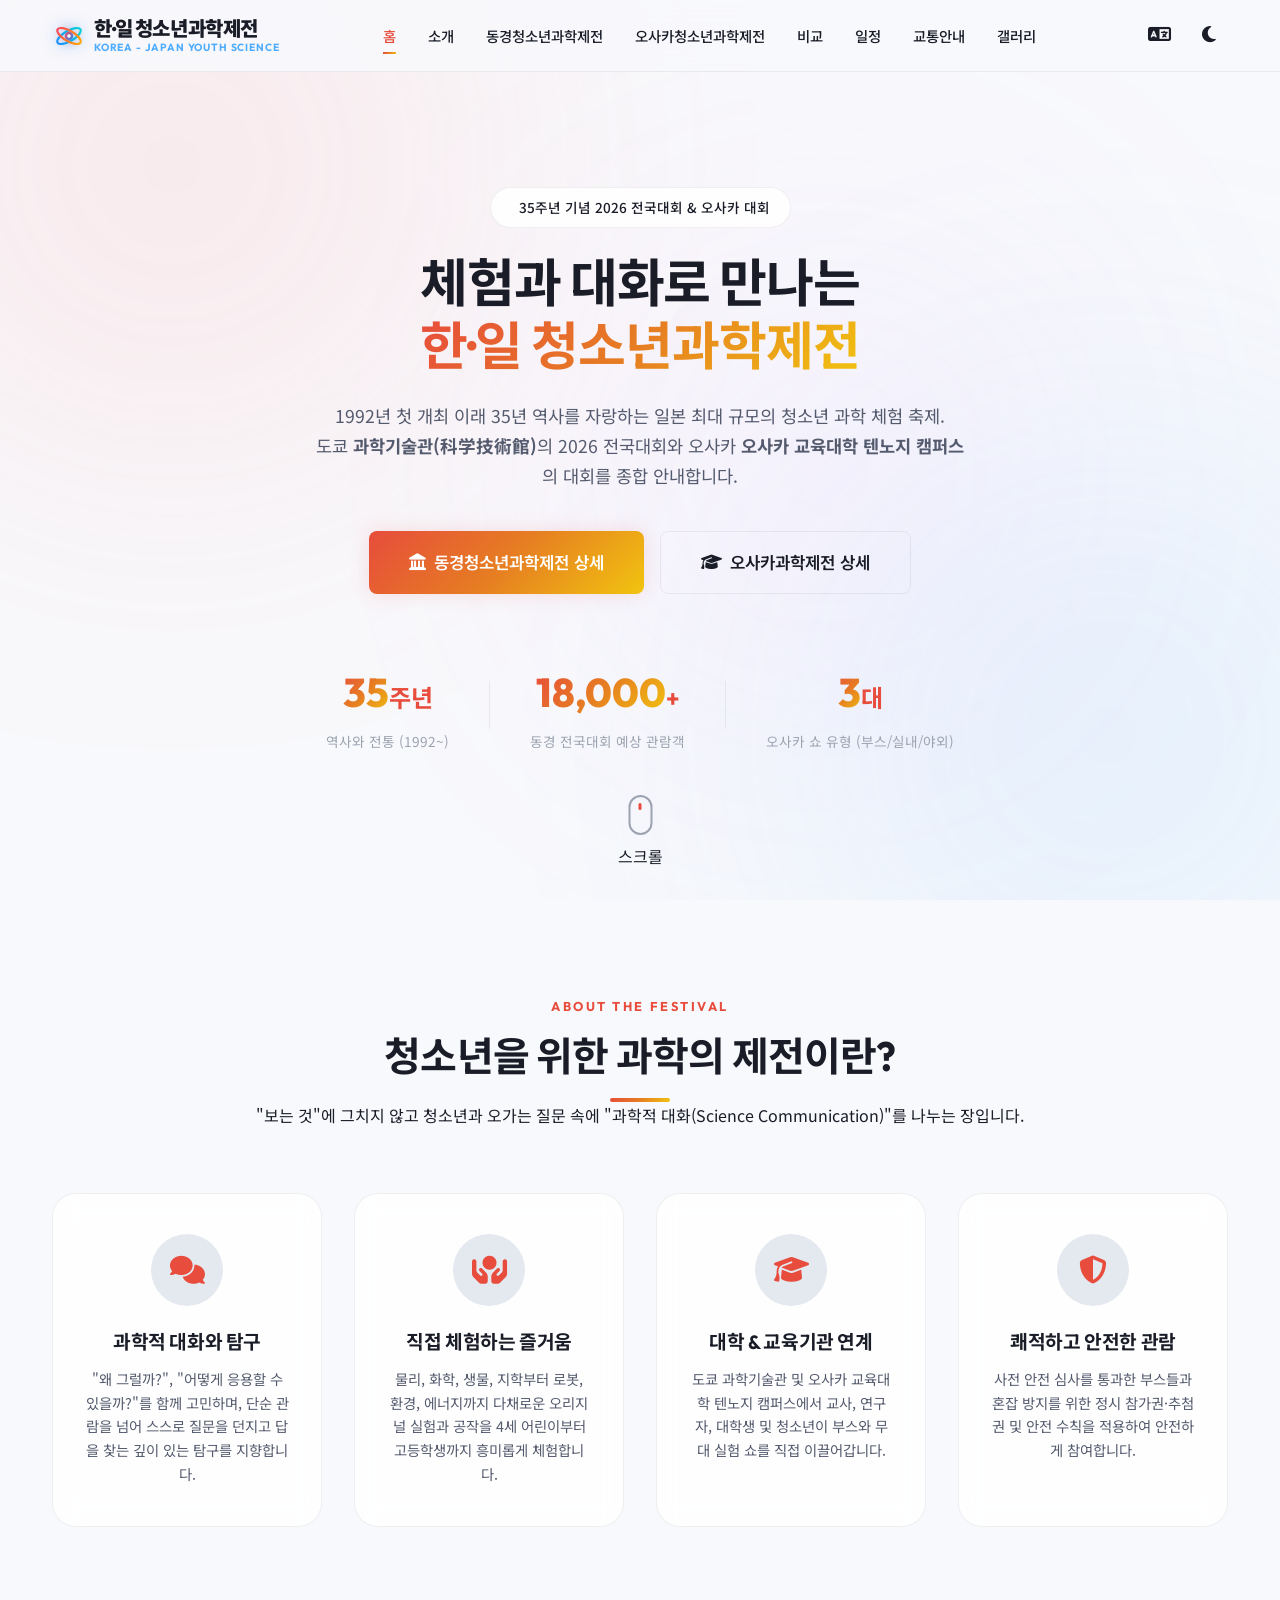
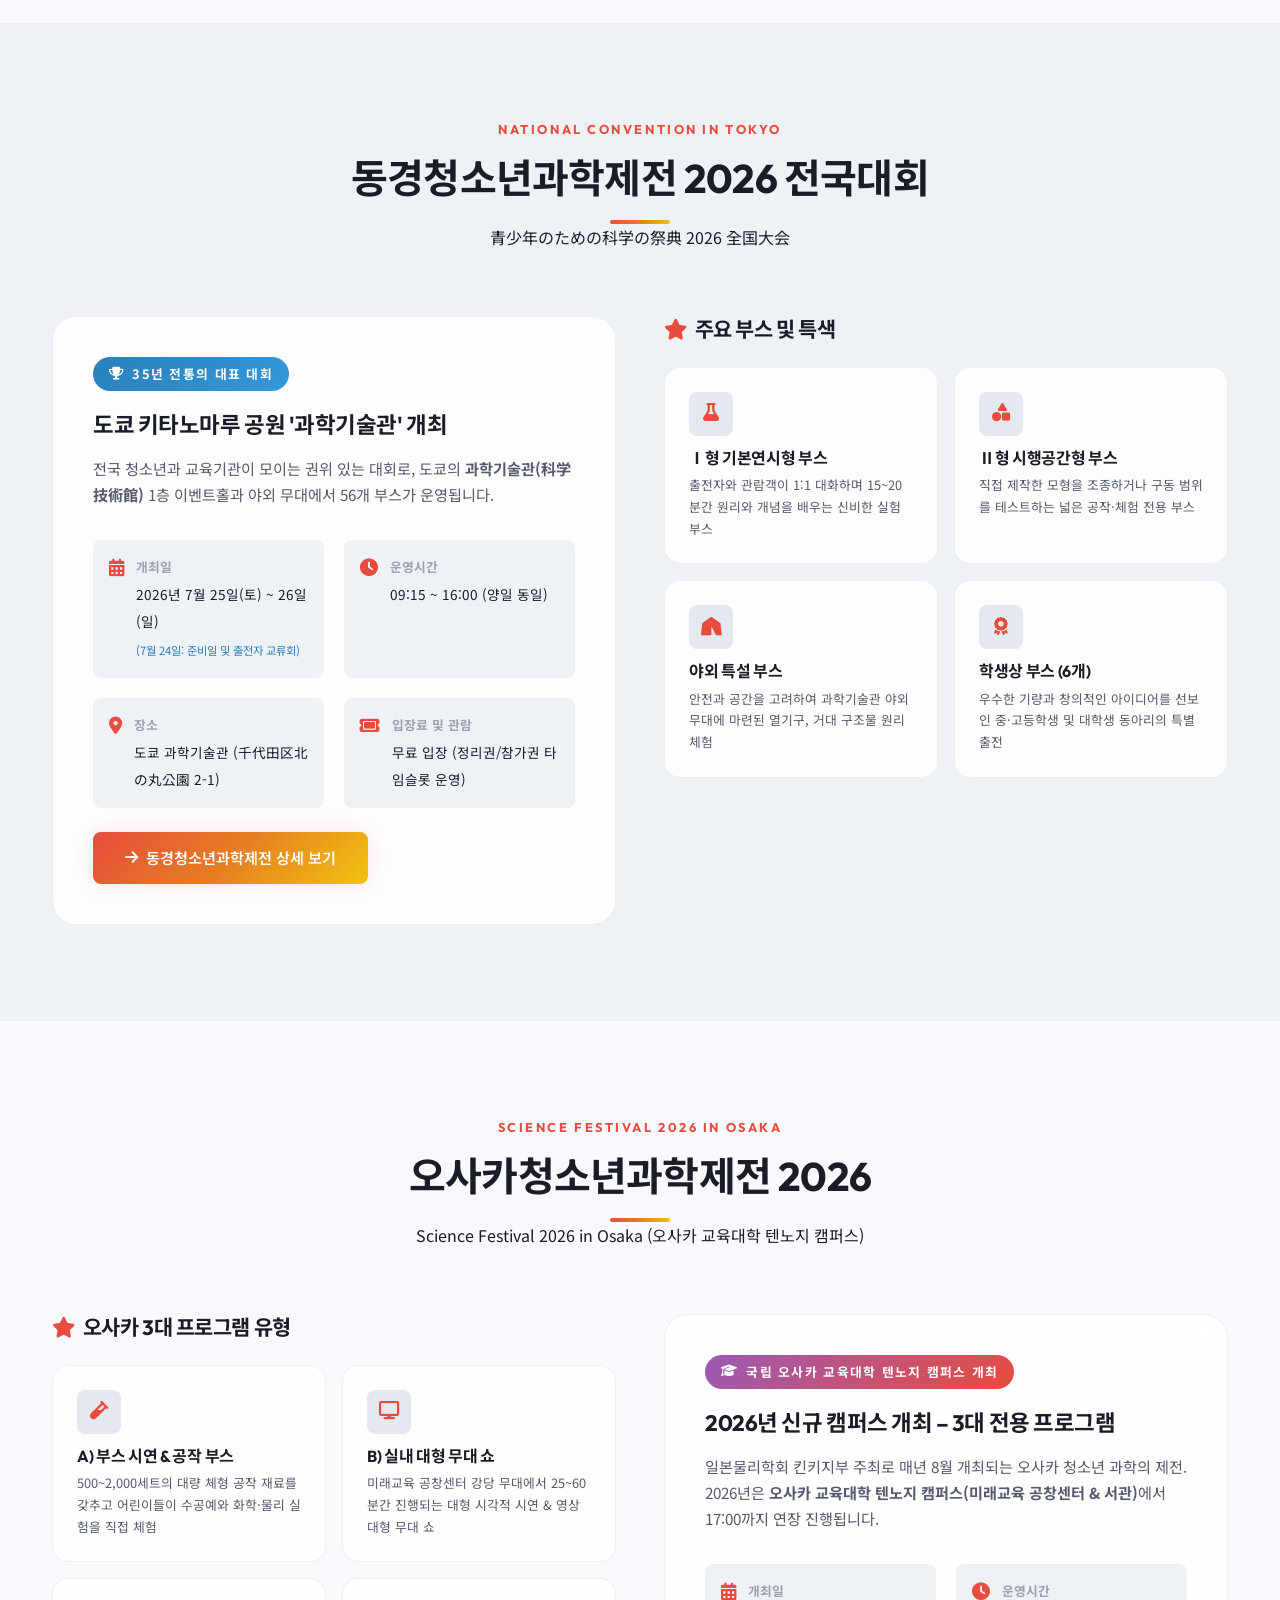
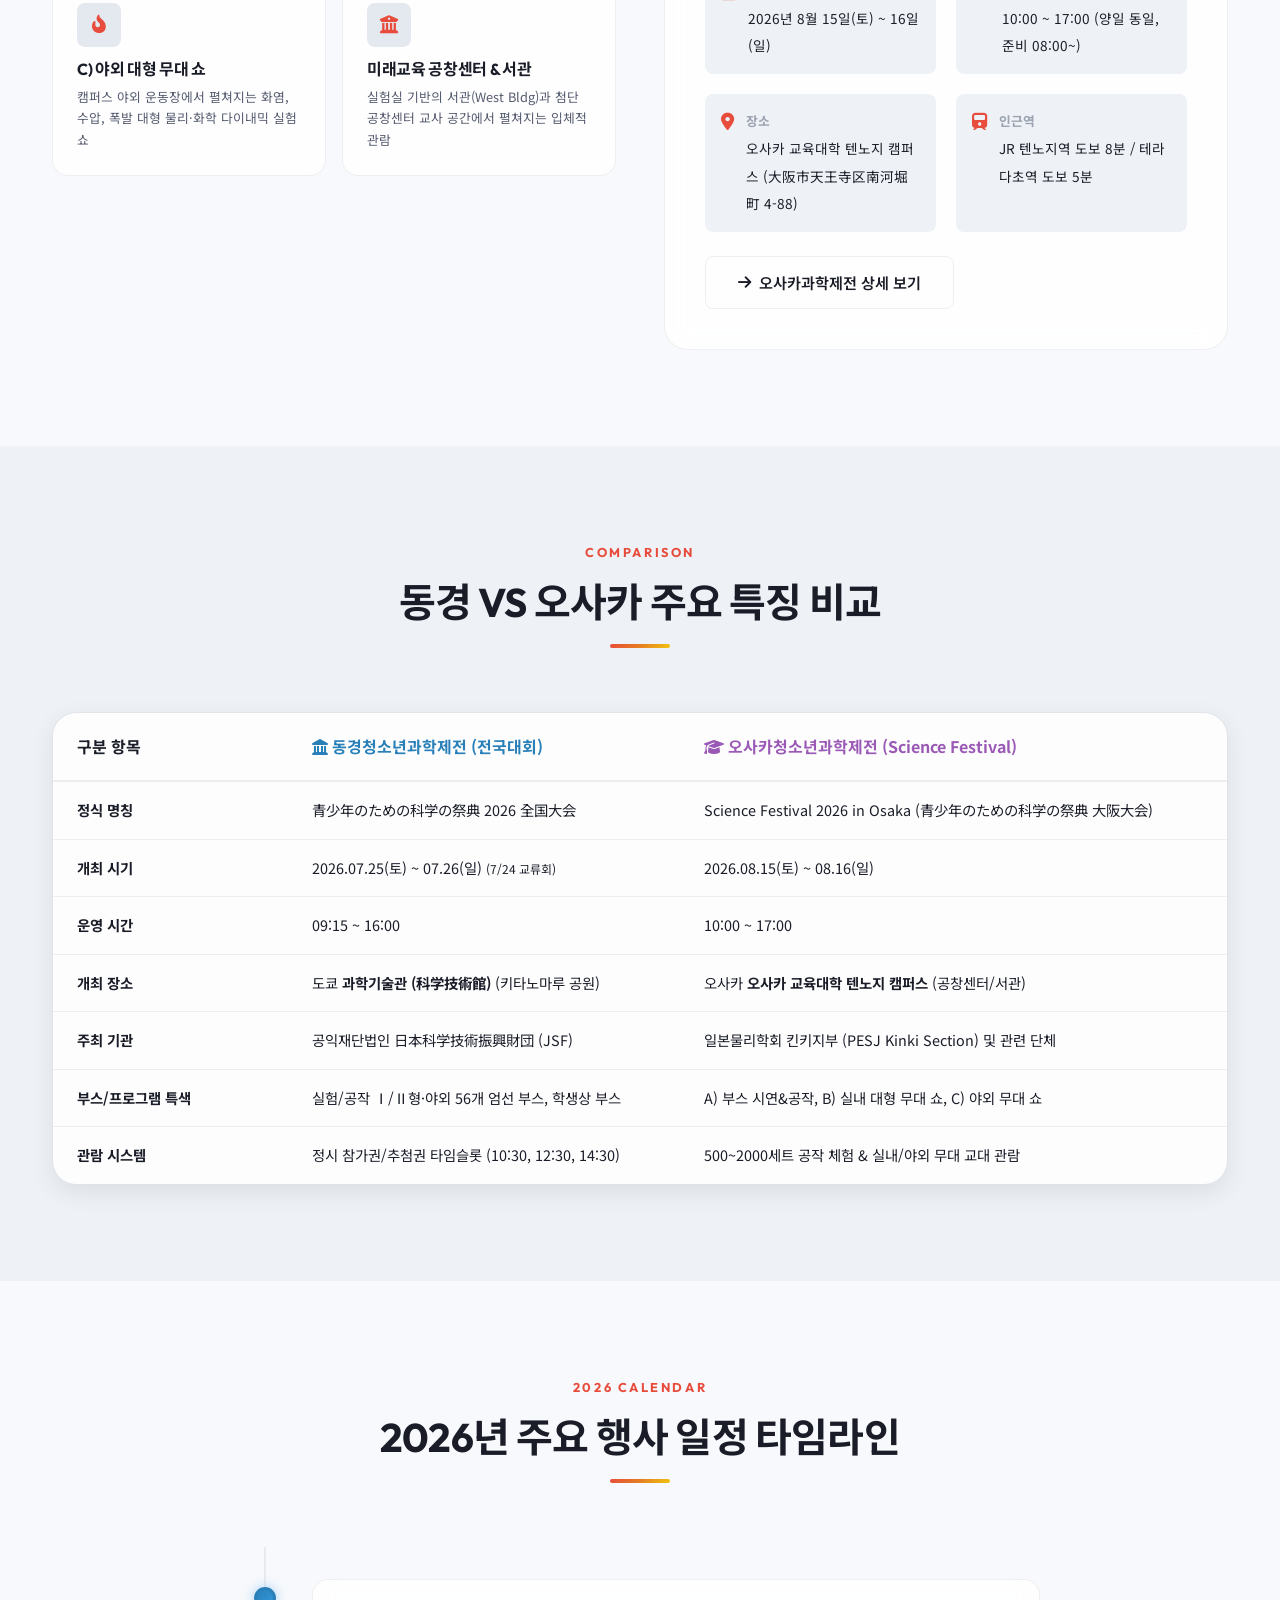
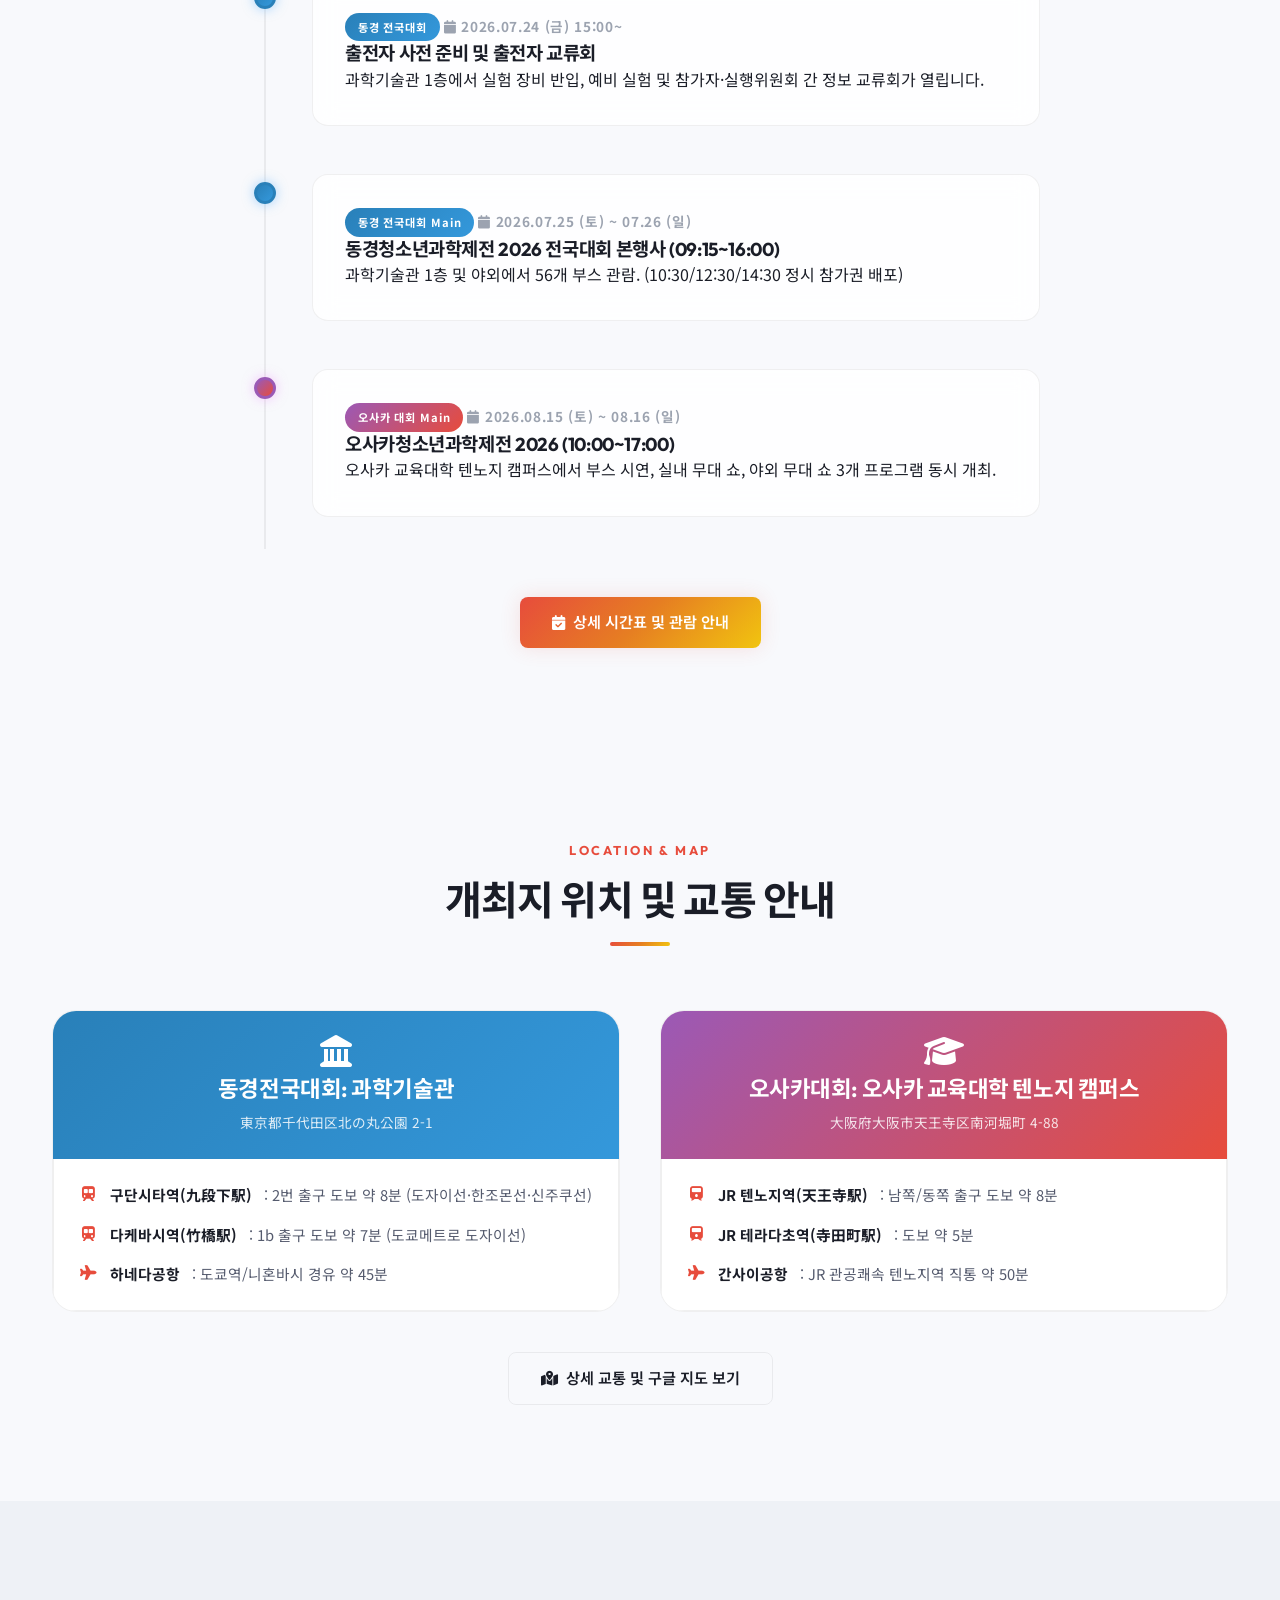
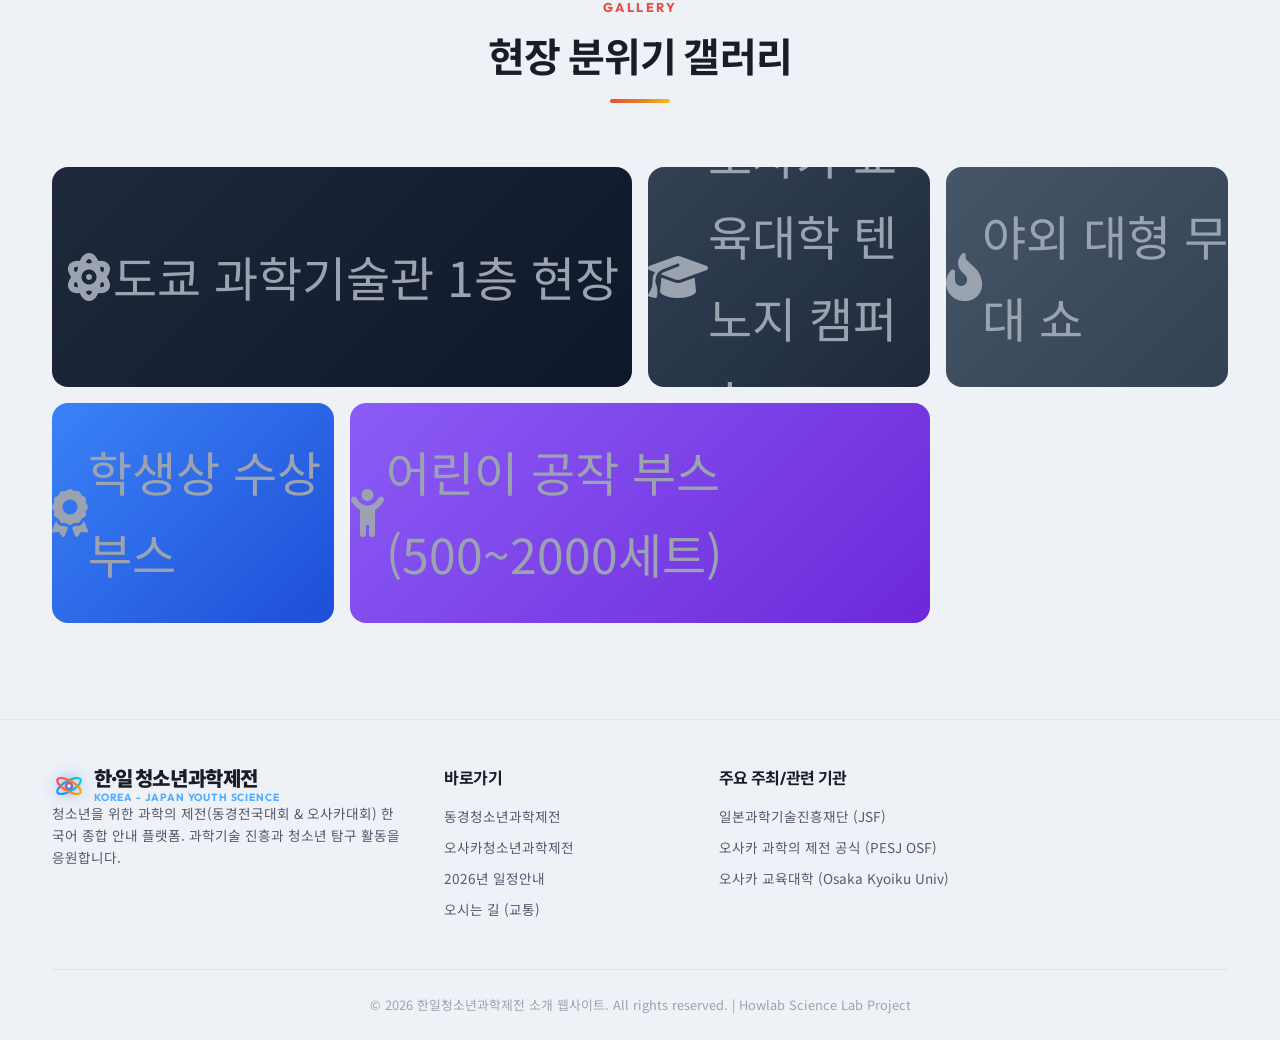
<file: index.html>
<!DOCTYPE html>
<html lang="ko">

<head>
    <meta charset="UTF-8">
    <meta name="viewport" content="width=device-width, initial-scale=1.0">
    <meta name="description" content="한일청소년과학제전 공식 안내 사이트. 동경전국대회 및 오사카과학제전의 상세한 역사와 2026년 최신 일정을 확인해 보세요.">
    <title>청소년을 위한 과학의 제전 종합 안내 웹사이트. 과학제전의 상세한 역사와 최신 일정을 확인해 보세요.</title>

    <!-- Naver Search Advisor Verification -->
    <meta name="naver-site-verification" content="3a52083697c7e3dda09f9de91fa4d24287bd6793" />

    <!-- SEO Optimization -->
    <link rel="canonical" href="https://korea-japan-science-festival.vercel.app/">

    <!-- Open Graph (Naver / Kakao / Facebook) -->
    <meta property="og:type" content="website">
    <meta property="og:title" content="한일청소년과학제전 | 과학제전 2026 종합 안내">
    <meta property="og:description"
        content="2026 동경청소년과학제전 전국대회 및 오사카과학제전 개최 일정, 전시장 정보 및 분위기 갤러리를 제공하는 과학제전 한국어 안내 사이트입니다.">
    <meta property="og:image"
        content="https://korea-japan-science-festival.vercel.app/images/tokyo_2026_cartoon/20260724_134144_cartoon.png">
    <meta property="og:url" content="https://korea-japan-science-festival.vercel.app/">

    <!-- Naver structured data markup -->
    <script type="application/ld+json">
    {
      "@context": "https://schema.org",
      "@type": "WebSite",
      "name": "한일청소년과학제전",
      "alternateName": "과학제전",
      "url": "https://korea-japan-science-festival.vercel.app/"
    }
    </script>

    <!-- Google Fonts -->
    <link rel="preconnect" href="https://fonts.googleapis.com">
    <link rel="preconnect" href="https://fonts.gstatic.com" crossorigin>
    <link
        href="https://fonts.googleapis.com/css2?family=Noto+Sans+KR:wght@300;400;500;700;900&family=Outfit:wght@300;400;500;600;700;800&display=swap"
        rel="stylesheet">
    <link rel="stylesheet" href="https://cdnjs.cloudflare.com/ajax/libs/font-awesome/6.5.0/css/all.min.css">
    <link rel="stylesheet" href="css/style.css">
</head>

<body class="light-theme">
    <!-- Header -->
    <header id="main-header" class="header">
        <div class="container nav-container">
            <a href="index.html" class="logo" id="nav-logo">
                <div class="logo-icon-svg">
                    <svg width="34" height="34" viewBox="0 0 36 36" fill="none" xmlns="http://www.w3.org/2000/svg">
                        <circle cx="18" cy="18" r="16" fill="url(#logoGlow1)" opacity="0.2" />
                        <ellipse cx="18" cy="18" rx="14" ry="5.5" stroke="url(#blueGrad1)" stroke-width="2.2"
                            transform="rotate(-30 18 18)" />
                        <ellipse cx="18" cy="18" rx="14" ry="5.5" stroke="url(#redGrad1)" stroke-width="2.2"
                            transform="rotate(30 18 18)" />
                        <circle cx="18" cy="18" r="4.5" fill="url(#coreGrad1)" />
                        <circle cx="18" cy="18" r="1.8" fill="#FFFFFF" />
                        <defs>
                            <radialGradient id="logoGlow1" cx="0" cy="0" r="1" gradientUnits="userSpaceOnUse"
                                gradientTransform="translate(18 18) scale(16)">
                                <stop stop-color="#4facfe" />
                                <stop offset="1" stop-color="#ff4757" stop-opacity="0" />
                            </radialGradient>
                            <linearGradient id="redGrad1" x1="4" y1="18" x2="32" y2="18" gradientUnits="userSpaceOnUse">
                                <stop stop-color="#ff4757" />
                                <stop offset="1" stop-color="#ffa502" />
                            </linearGradient>
                            <linearGradient id="blueGrad1" x1="4" y1="18" x2="32" y2="18"
                                gradientUnits="userSpaceOnUse">
                                <stop stop-color="#1e90ff" />
                                <stop offset="1" stop-color="#00d2d3" />
                            </linearGradient>
                            <linearGradient id="coreGrad1" x1="13.5" y1="13.5" x2="22.5" y2="22.5"
                                gradientUnits="userSpaceOnUse">
                                <stop stop-color="#ff4757" />
                                <stop offset="1" stop-color="#1e90ff" />
                            </linearGradient>
                        </defs>
                    </svg>
                </div>
                <div class="logo-text-wrap">
                    <span class="logo-text"><span class="logo-kr-accent">한·일</span>청소년과학제전</span>
                    <span class="logo-sub-badge">Korea - Japan Youth Science</span>
                </div>
            </a>
            <nav class="navbar" id="navbar">
                <ul class="nav-links">
                    <li><a href="#hero" class="nav-link active">홈</a></li>
                    <li><a href="#about" class="nav-link">소개</a></li>
                    <li><a href="#tokyo" class="nav-link">동경청소년과학제전</a></li>
                    <li><a href="#osaka" class="nav-link">오사카청소년과학제전</a></li>
                    <li><a href="#compare" class="nav-link">비교</a></li>
                    <li><a href="#schedule" class="nav-link">일정</a></li>
                    <li><a href="#access" class="nav-link">교통안내</a></li>
                    <li><a href="pages/gallery.html" class="nav-link">갤러리</a></li>
                </ul>
            </nav>
            <div class="nav-actions">
                <button id="lang-toggle" class="icon-btn" aria-label="언어 전환" title="한국어/日本語"><i
                        class="fa-solid fa-language"></i></button>
                <button id="theme-toggle" class="icon-btn" aria-label="테마 변경" title="다크/라이트 모드"><i
                        class="fa-solid fa-moon"></i></button>
                <button id="mobile-menu-btn" class="mobile-menu-btn" aria-label="메뉴 열기"><i
                        class="fa-solid fa-bars"></i></button>
            </div>
        </div>
    </header>

    <!-- Mobile Navigation Drawer -->
    <div id="mobile-drawer" class="mobile-drawer">
        <ul class="mobile-nav-links">
            <li><a href="#hero" class="mobile-nav-link">홈</a></li>
            <li><a href="#about" class="mobile-nav-link">소개</a></li>
            <li><a href="#tokyo" class="mobile-nav-link">동경청소년과학제전</a></li>
            <li><a href="#osaka" class="mobile-nav-link">오사카청소년과학제전</a></li>
            <li><a href="#compare" class="mobile-nav-link">비교</a></li>
            <li><a href="#schedule" class="mobile-nav-link">일정</a></li>
            <li><a href="#access" class="mobile-nav-link">교통안내</a></li>
            <li><a href="pages/gallery.html" class="mobile-nav-link">갤러리</a></li>
        </ul>
    </div>

    <main>
        <!-- Hero Section -->
        <section id="hero" class="hero-section">
            <div class="hero-particles" id="hero-particles"></div>
            <div class="hero-glow hero-glow-1"></div>
            <div class="hero-glow hero-glow-2"></div>
            <div class="hero-glow hero-glow-3"></div>

            <div class="container hero-container">
                <div class="hero-content">
                    <div class="badge reveal-fade">
                        <i class="fa-solid fa-sparkles"></i> 35주년 기념 2026 전국대회 & 오사카 대회
                    </div>
                    <h1 class="reveal-fade">
                        체험과 대화로 만나는<br>
                        <span class="gradient-text">한·일 청소년과학제전</span>
                    </h1>
                    <p class="hero-description reveal-fade">
                        1992년 첫 개최 이래 35년 역사를 자랑하는 일본 최대 규모의 청소년 과학 체험 축제.<br>
                        도쿄 <strong>과학기술관(科学技術館)</strong>의 2026 전국대회와 오사카 <strong>오사카 교육대학 텐노지 캠퍼스</strong>의 대회를 종합
                        안내합니다.
                    </p>
                    <div class="hero-actions reveal-fade">
                        <a href="pages/tokyo.html" class="btn btn-primary btn-lg">
                            <i class="fa-solid fa-landmark"></i> 동경청소년과학제전 상세
                        </a>
                        <a href="pages/osaka.html" class="btn btn-secondary btn-lg">
                            <i class="fa-solid fa-graduation-cap"></i> 오사카과학제전 상세
                        </a>
                    </div>
                    <div class="hero-stats reveal-fade">
                        <div class="stat-item">
                            <span class="stat-number" data-target="35">0</span><span class="stat-suffix">주년</span>
                            <span class="stat-label">역사와 전통 (1992~)</span>
                        </div>
                        <div class="stat-divider"></div>
                        <div class="stat-item">
                            <span class="stat-number" data-target="18000">0</span><span class="stat-suffix">+</span>
                            <span class="stat-label">동경 전국대회 예상 관람객</span>
                        </div>
                        <div class="stat-divider"></div>
                        <div class="stat-item">
                            <span class="stat-number" data-target="3">0</span><span class="stat-suffix">대</span>
                            <span class="stat-label">오사카 쇼 유형 (부스/실내/야외)</span>
                        </div>
                    </div>
                </div>
            </div>

            <a href="#about" class="scroll-indicator" aria-label="스크롤 아래로">
                <div class="mouse-icon">
                    <div class="wheel"></div>
                </div>
                <span>스크롤</span>
            </a>
        </section>

        <!-- About Section -->
        <section id="about" class="section-padding about-section">
            <div class="container">
                <div class="section-header text-center reveal-fade">
                    <span class="section-subtitle">ABOUT THE FESTIVAL</span>
                    <h2 class="section-title">청소년을 위한 과학의 제전이란?</h2>
                    <div class="section-underline"></div>
                    <p class="section-description">
                        "보는 것"에 그치지 않고 청소년과 오가는 질문 속에 "과학적 대화(Science Communication)"를 나누는 장입니다.
                    </p>
                </div>

                <div class="about-grid">
                    <div class="about-card reveal-fade">
                        <div class="about-icon-wrap">
                            <i class="fa-solid fa-comments"></i>
                        </div>
                        <h3>과학적 대화와 탐구</h3>
                        <p>"왜 그럴까?", "어떻게 응용할 수 있을까?"를 함께 고민하며, 단순 관람을 넘어 스스로 질문을 던지고 답을 찾는 깊이 있는 탐구를 지향합니다.</p>
                    </div>

                    <div class="about-card reveal-fade">
                        <div class="about-icon-wrap">
                            <i class="fa-solid fa-hands-holding-circle"></i>
                        </div>
                        <h3>직접 체험하는 즐거움</h3>
                        <p>물리, 화학, 생물, 지학부터 로봇, 환경, 에너지까지 다채로운 오리지널 실험과 공작을 4세 어린이부터 고등학생까지 흥미롭게 체험합니다.</p>
                    </div>

                    <div class="about-card reveal-fade">
                        <div class="about-icon-wrap">
                            <i class="fa-solid fa-graduation-cap"></i>
                        </div>
                        <h3>대학 & 교육기관 연계</h3>
                        <p>도쿄 과학기술관 및 오사카 교육대학 텐노지 캠퍼스에서 교사, 연구자, 대학생 및 청소년이 부스와 무대 실험 쇼를 직접 이끌어갑니다.</p>
                    </div>

                    <div class="about-card reveal-fade">
                        <div class="about-icon-wrap">
                            <i class="fa-solid fa-shield-halved"></i>
                        </div>
                        <h3>쾌적하고 안전한 관람</h3>
                        <p>사전 안전 심사를 통과한 부스들과 혼잡 방지를 위한 정시 참가권·추첨권 및 안전 수칙을 적용하여 안전하게 참여합니다.</p>
                    </div>
                </div>
            </div>
        </section>

        <!-- Tokyo Section -->
        <section id="tokyo" class="section-padding festival-section tokyo-section">
            <div class="container">
                <div class="section-header text-center reveal-fade">
                    <span class="section-subtitle">NATIONAL CONVENTION IN TOKYO</span>
                    <h2 class="section-title">동경청소년과학제전 2026 전국대회</h2>
                    <div class="section-underline"></div>
                    <p class="section-description">青少年のための科学の祭典 2026 全国大会</p>
                </div>

                <div class="festival-showcase">
                    <div class="festival-info-card reveal-fade">
                        <div class="festival-badge tokyo-badge">
                            <i class="fa-solid fa-trophy"></i> 35년 전통의 대표 대회
                        </div>
                        <h3>도쿄 키타노마루 공원 '과학기술관' 개최</h3>
                        <p class="festival-desc">
                            전국 청소년과 교육기관이 모이는 권위 있는 대회로, 도쿄의 <strong>과학기술관(科学技術館)</strong> 1층 이벤트홀과 야외 무대에서 56개 부스가
                            운영됩니다.
                        </p>

                        <div class="festival-details-grid">
                            <div class="detail-item">
                                <i class="fa-solid fa-calendar-days"></i>
                                <div>
                                    <strong>개최일</strong>
                                    <span>2026년 7월 25일(토) ~ 26일(일) <br><small style="color:var(--accent-tokyo);">(7월
                                            24일: 준비일 및 출전자 교류회)</small></span>
                                </div>
                            </div>
                            <div class="detail-item">
                                <i class="fa-solid fa-clock"></i>
                                <div>
                                    <strong>운영시간</strong>
                                    <span>09:15 ~ 16:00 (양일 동일)</span>
                                </div>
                            </div>
                            <div class="detail-item">
                                <i class="fa-solid fa-location-dot"></i>
                                <div>
                                    <strong>장소</strong>
                                    <span>도쿄 과학기술관 (千代田区北の丸公園 2-1)</span>
                                </div>
                            </div>
                            <div class="detail-item">
                                <i class="fa-solid fa-ticket"></i>
                                <div>
                                    <strong>입장료 및 관람</strong>
                                    <span>무료 입장 (정리권/참가권 타임슬롯 운영)</span>
                                </div>
                            </div>
                        </div>

                        <a href="pages/tokyo.html" class="btn btn-primary" style="margin-top: 1.5rem;">
                            <i class="fa-solid fa-arrow-right"></i> 동경청소년과학제전 상세 보기
                        </a>
                    </div>

                    <div class="festival-programs reveal-fade">
                        <h3 class="programs-title"><i class="fa-solid fa-star"></i> 주요 부스 및 특색</h3>
                        <div class="program-list">
                            <div class="program-card">
                                <div class="program-icon"><i class="fa-solid fa-flask"></i></div>
                                <h4>Ⅰ형 기본연시형 부스</h4>
                                <p>출전자와 관람객이 1:1 대화하며 15~20분간 원리와 개념을 배우는 신비한 실험 부스</p>
                            </div>
                            <div class="program-card">
                                <div class="program-icon"><i class="fa-solid fa-shapes"></i></div>
                                <h4>Ⅱ형 시행공간형 부스</h4>
                                <p>직접 제작한 모형을 조종하거나 구동 범위를 테스트하는 넓은 공작·체험 전용 부스</p>
                            </div>
                            <div class="program-card">
                                <div class="program-icon"><i class="fa-solid fa-tent"></i></div>
                                <h4>야외 특설 부스</h4>
                                <p>안전과 공간을 고려하여 과학기술관 야외 무대에 마련된 열기구, 거대 구조물 원리 체험</p>
                            </div>
                            <div class="program-card">
                                <div class="program-icon"><i class="fa-solid fa-award"></i></div>
                                <h4>학생상 부스 (6개)</h4>
                                <p>우수한 기량과 창의적인 아이디어를 선보인 중·고등학생 및 대학생 동아리의 특별 출전</p>
                            </div>
                        </div>
                    </div>
                </div>
            </div>
        </section>

        <!-- Osaka Section -->
        <section id="osaka" class="section-padding festival-section osaka-section">
            <div class="container">
                <div class="section-header text-center reveal-fade">
                    <span class="section-subtitle">SCIENCE FESTIVAL 2026 IN OSAKA</span>
                    <h2 class="section-title">오사카청소년과학제전 2026</h2>
                    <div class="section-underline"></div>
                    <p class="section-description">Science Festival 2026 in Osaka (오사카 교육대학 텐노지 캠퍼스)</p>
                </div>

                <div class="festival-showcase reverse">
                    <div class="festival-info-card reveal-fade">
                        <div class="festival-badge osaka-badge">
                            <i class="fa-solid fa-graduation-cap"></i> 국립 오사카 교육대학 텐노지 캠퍼스 개최
                        </div>
                        <h3>2026년 신규 캠퍼스 개최 – 3대 전용 프로그램</h3>
                        <p class="festival-desc">
                            일본물리학회 킨키지부 주최로 매년 8월 개최되는 오사카 청소년 과학의 제전. 2026년은 <strong>오사카 교육대학 텐노지 캠퍼스(미래교육 공창센터 &
                                서관)</strong>에서 17:00까지 연장 진행됩니다.
                        </p>

                        <div class="festival-details-grid">
                            <div class="detail-item">
                                <i class="fa-solid fa-calendar-days"></i>
                                <div>
                                    <strong>개최일</strong>
                                    <span>2026년 8월 15일(토) ~ 16일(일)</span>
                                </div>
                            </div>
                            <div class="detail-item">
                                <i class="fa-solid fa-clock"></i>
                                <div>
                                    <strong>운영시간</strong>
                                    <span>10:00 ~ 17:00 (양일 동일, 준비 08:00~)</span>
                                </div>
                            </div>
                            <div class="detail-item">
                                <i class="fa-solid fa-location-dot"></i>
                                <div>
                                    <strong>장소</strong>
                                    <span>오사카 교육대학 텐노지 캠퍼스 (大阪市天王寺区南河堀町 4-88)</span>
                                </div>
                            </div>
                            <div class="detail-item">
                                <i class="fa-solid fa-train"></i>
                                <div>
                                    <strong>인근역</strong>
                                    <span>JR 텐노지역 도보 8분 / 테라다초역 도보 5분</span>
                                </div>
                            </div>
                        </div>

                        <a href="pages/osaka.html" class="btn btn-secondary" style="margin-top: 1.5rem;">
                            <i class="fa-solid fa-arrow-right"></i> 오사카과학제전 상세 보기
                        </a>
                    </div>

                    <div class="festival-programs reveal-fade">
                        <h3 class="programs-title"><i class="fa-solid fa-star"></i> 오사카 3대 프로그램 유형</h3>
                        <div class="program-list">
                            <div class="program-card">
                                <div class="program-icon"><i class="fa-solid fa-vial"></i></div>
                                <h4>A) 부스 시연 & 공작 부스</h4>
                                <p>500~2,000세트의 대량 체형 공작 재료를 갖추고 어린이들이 수공예와 화학·물리 실험을 직접 체험</p>
                            </div>
                            <div class="program-card">
                                <div class="program-icon"><i class="fa-solid fa-display"></i></div>
                                <h4>B) 실내 대형 무대 쇼</h4>
                                <p>미래교육 공창센터 강당 무대에서 25~60분간 진행되는 대형 시각적 시연 & 영상 대형 무대 쇼</p>
                            </div>
                            <div class="program-card">
                                <div class="program-icon"><i class="fa-solid fa-fire-flame-curved"></i></div>
                                <h4>C) 야외 대형 무대 쇼</h4>
                                <p>캠퍼스 야외 운동장에서 펼쳐지는 화염, 수압, 폭발 대형 물리·화학 다이내믹 실험 쇼</p>
                            </div>
                            <div class="program-card">
                                <div class="program-icon"><i class="fa-solid fa-building-columns"></i></div>
                                <h4>미래교육 공창센터 & 서관</h4>
                                <p>실험실 기반의 서관(West Bldg)과 첨단 공창센터 교사 공간에서 펼쳐지는 입체적 관람</p>
                            </div>
                        </div>
                    </div>
                </div>
            </div>
        </section>

        <!-- Compare Section -->
        <section id="compare" class="section-padding compare-section">
            <div class="container">
                <div class="section-header text-center reveal-fade">
                    <span class="section-subtitle">COMPARISON</span>
                    <h2 class="section-title">동경 VS 오사카 주요 특징 비교</h2>
                    <div class="section-underline"></div>
                </div>

                <div class="compare-table-wrapper reveal-fade">
                    <table class="compare-table">
                        <thead>
                            <tr>
                                <th>구분 항목</th>
                                <th class="tokyo-col"><i class="fa-solid fa-landmark"></i> 동경청소년과학제전 (전국대회)</th>
                                <th class="osaka-col"><i class="fa-solid fa-graduation-cap"></i> 오사카청소년과학제전 (Science
                                    Festival)</th>
                            </tr>
                        </thead>
                        <tbody>
                            <tr>
                                <td><strong>정식 명칭</strong></td>
                                <td>青少年のための科学の祭典 2026 全国大会</td>
                                <td>Science Festival 2026 in Osaka (青少年のための科学の祭典 大阪大会)</td>
                            </tr>
                            <tr>
                                <td><strong>개최 시기</strong></td>
                                <td>2026.07.25(토) ~ 07.26(일) <small>(7/24 교류회)</small></td>
                                <td>2026.08.15(토) ~ 08.16(일)</td>
                            </tr>
                            <tr>
                                <td><strong>운영 시간</strong></td>
                                <td>09:15 ~ 16:00</td>
                                <td>10:00 ~ 17:00</td>
                            </tr>
                            <tr>
                                <td><strong>개최 장소</strong></td>
                                <td>도쿄 <strong>과학기술관 (科学技術館)</strong> (키타노마루 공원)</td>
                                <td>오사카 <strong>오사카 교육대학 텐노지 캠퍼스</strong> (공창센터/서관)</td>
                            </tr>
                            <tr>
                                <td><strong>주최 기관</strong></td>
                                <td>공익재단법인 日本科学技術振興財団 (JSF)</td>
                                <td>일본물리학회 킨키지부 (PESJ Kinki Section) 및 관련 단체</td>
                            </tr>
                            <tr>
                                <td><strong>부스/프로그램 특색</strong></td>
                                <td>실험/공작 Ⅰ/Ⅱ형·야외 56개 엄선 부스, 학생상 부스</td>
                                <td>A) 부스 시연&공작, B) 실내 대형 무대 쇼, C) 야외 무대 쇼</td>
                            </tr>
                            <tr>
                                <td><strong>관람 시스템</strong></td>
                                <td>정시 참가권/추첨권 타임슬롯 (10:30, 12:30, 14:30)</td>
                                <td>500~2000세트 공작 체험 & 실내/야외 무대 교대 관람</td>
                            </tr>
                        </tbody>
                    </table>
                </div>
            </div>
        </section>

        <!-- Schedule Section -->
        <section id="schedule" class="section-padding schedule-section">
            <div class="container">
                <div class="section-header text-center reveal-fade">
                    <span class="section-subtitle">2026 CALENDAR</span>
                    <h2 class="section-title">2026년 주요 행사 일정 타임라인</h2>
                    <div class="section-underline"></div>
                </div>

                <div class="timeline">
                    <div class="timeline-item reveal-fade">
                        <div class="timeline-dot tokyo-dot"></div>
                        <div class="timeline-content">
                            <span class="timeline-badge tokyo-badge">동경 전국대회</span>
                            <span class="timeline-date"><i class="fa-solid fa-calendar"></i> 2026.07.24 (금)
                                15:00~</span>
                            <h3>출전자 사전 준비 및 출전자 교류회</h3>
                            <p>과학기술관 1층에서 실험 장비 반입, 예비 실험 및 참가자·실행위원회 간 정보 교류회가 열립니다.</p>
                        </div>
                    </div>

                    <div class="timeline-item reveal-fade">
                        <div class="timeline-dot tokyo-dot"></div>
                        <div class="timeline-content">
                            <span class="timeline-badge tokyo-badge">동경 전국대회 Main</span>
                            <span class="timeline-date"><i class="fa-solid fa-calendar"></i> 2026.07.25 (토) ~ 07.26
                                (일)</span>
                            <h3>동경청소년과학제전 2026 전국대회 본행사 (09:15~16:00)</h3>
                            <p>과학기술관 1층 및 야외에서 56개 부스 관람. (10:30/12:30/14:30 정시 참가권 배포)</p>
                        </div>
                    </div>

                    <div class="timeline-item reveal-fade">
                        <div class="timeline-dot osaka-dot"></div>
                        <div class="timeline-content">
                            <span class="timeline-badge osaka-badge">오사카 대회 Main</span>
                            <span class="timeline-date"><i class="fa-solid fa-calendar"></i> 2026.08.15 (토) ~ 08.16
                                (일)</span>
                            <h3>오사카청소년과학제전 2026 (10:00~17:00)</h3>
                            <p>오사카 교육대학 텐노지 캠퍼스에서 부스 시연, 실내 무대 쇼, 야외 무대 쇼 3개 프로그램 동시 개최.</p>
                        </div>
                    </div>
                </div>

                <div class="text-center reveal-fade" style="margin-top: 3rem;">
                    <a href="pages/schedule.html" class="btn btn-primary">
                        <i class="fa-solid fa-calendar-check"></i> 상세 시간표 및 관람 안내
                    </a>
                </div>
            </div>
        </section>

        <!-- Access Section -->
        <section id="access" class="section-padding access-section">
            <div class="container">
                <div class="section-header text-center reveal-fade">
                    <span class="section-subtitle">LOCATION & MAP</span>
                    <h2 class="section-title">개최지 위치 및 교통 안내</h2>
                    <div class="section-underline"></div>
                </div>

                <div class="access-grid">
                    <div class="access-card reveal-fade">
                        <div class="access-card-header tokyo-header">
                            <i class="fa-solid fa-landmark"></i>
                            <h3>동경전국대회: 과학기술관</h3>
                            <span>東京都千代田区北の丸公園 2-1</span>
                        </div>
                        <div class="access-card-body">
                            <ul class="access-routes">
                                <li><i class="fa-solid fa-train-subway"></i> <strong>구단시타역(九段下駅)</strong>: 2번 출구 도보 약 8분
                                    (도자이선·한조몬선·신주쿠선)</li>
                                <li><i class="fa-solid fa-train-subway"></i> <strong>다케바시역(竹橋駅)</strong>: 1b 출구 도보 약 7분
                                    (도쿄메트로 도자이선)</li>
                                <li><i class="fa-solid fa-plane"></i> <strong>하네다공항</strong>: 도쿄역/니혼바시 경유 약 45분</li>
                            </ul>
                        </div>
                    </div>

                    <div class="access-card reveal-fade">
                        <div class="access-card-header osaka-header">
                            <i class="fa-solid fa-graduation-cap"></i>
                            <h3>오사카대회: 오사카 교육대학 텐노지 캠퍼스</h3>
                            <span>大阪府大阪市天王寺区南河堀町 4-88</span>
                        </div>
                        <div class="access-card-body">
                            <ul class="access-routes">
                                <li><i class="fa-solid fa-train"></i> <strong>JR 텐노지역(天王寺駅)</strong>: 남쪽/동쪽 출구 도보 약 8분
                                </li>
                                <li><i class="fa-solid fa-train"></i> <strong>JR 테라다초역(寺田町駅)</strong>: 도보 약 5분</li>
                                <li><i class="fa-solid fa-plane"></i> <strong>간사이공항</strong>: JR 관공쾌속 텐노지역 직통 약 50분</li>
                            </ul>
                        </div>
                    </div>
                </div>

                <div class="text-center reveal-fade" style="margin-top: 2.5rem;">
                    <a href="pages/access.html" class="btn btn-secondary">
                        <i class="fa-solid fa-map-location-dot"></i> 상세 교통 및 구글 지도 보기
                    </a>
                </div>
            </div>
        </section>

        <!-- Gallery Section -->
        <section id="gallery" class="section-padding gallery-section">
            <div class="container">
                <div class="section-header text-center reveal-fade">
                    <span class="section-subtitle">GALLERY</span>
                    <h2 class="section-title">현장 분위기 갤러리</h2>
                    <div class="section-underline"></div>
                </div>

                <div class="gallery-grid">
                    <div class="gallery-item gallery-item-lg reveal-fade">
                        <div class="gallery-placeholder" style="background: linear-gradient(135deg, #1e293b, #0f172a);">
                            <i class="fa-solid fa-atom"></i>
                            <span>도쿄 과학기술관 1층 현장</span>
                        </div>
                        <div class="gallery-overlay">
                            <h4>도쿄 과학기술관 1층 이벤트홀</h4>
                            <p>실험·공작 체험에 열중하는 관람객들과 청소년들</p>
                        </div>
                    </div>

                    <div class="gallery-item reveal-fade">
                        <div class="gallery-placeholder" style="background: linear-gradient(135deg, #334155, #1e293b);">
                            <i class="fa-solid fa-graduation-cap"></i>
                            <span>오사카 교육대학 텐노지 캠퍼스</span>
                        </div>
                        <div class="gallery-overlay">
                            <h4>미래교육 공창센터 & 서관</h4>
                            <p>실내 대형 무대 쇼 및 실험실 부스 관람</p>
                        </div>
                    </div>

                    <div class="gallery-item reveal-fade">
                        <div class="gallery-placeholder" style="background: linear-gradient(135deg, #475569, #334155);">
                            <i class="fa-solid fa-fire-flame-curved"></i>
                            <span>야외 대형 무대 쇼</span>
                        </div>
                        <div class="gallery-overlay">
                            <h4>야외 대형 시연 무대</h4>
                            <p>화염 및 다이내믹 수압 과학 실험 퍼포먼스</p>
                        </div>
                    </div>

                    <div class="gallery-item reveal-fade">
                        <div class="gallery-placeholder" style="background: linear-gradient(135deg, #3b82f6, #1d4ed8);">
                            <i class="fa-solid fa-award"></i>
                            <span>학생상 수상 부스</span>
                        </div>
                        <div class="gallery-overlay">
                            <h4>학생 동아리 발표</h4>
                            <p>창의적인 고교 과학부의 아이디어 전시</p>
                        </div>
                    </div>

                    <div class="gallery-item gallery-item-lg reveal-fade">
                        <div class="gallery-placeholder" style="background: linear-gradient(135deg, #8b5cf6, #6d28d9);">
                            <i class="fa-solid fa-child-reaching"></i>
                            <span>어린이 공작 부스 (500~2000세트)</span>
                        </div>
                        <div class="gallery-overlay">
                            <h4>온 가족이 즐기는 신비한 과학</h4>
                            <p>부모님과 어린이가 함께 만드는 오리지널 과학 공작</p>
                        </div>
                    </div>
                </div>
            </div>
        </section>
    </main>

    <!-- Footer -->
    <footer class="footer">
        <div class="container footer-container">
            <div class="footer-top">
                <div class="footer-brand">
                    <a href="index.html" class="logo">
                        <div class="logo-icon-svg">
                            <svg width="34" height="34" viewBox="0 0 36 36" fill="none"
                                xmlns="http://www.w3.org/2000/svg">
                                <circle cx="18" cy="18" r="16" fill="url(#logoGlowF)" opacity="0.2" />
                                <ellipse cx="18" cy="18" rx="14" ry="5.5" stroke="url(#blueGradF)" stroke-width="2.2"
                                    transform="rotate(-30 18 18)" />
                                <ellipse cx="18" cy="18" rx="14" ry="5.5" stroke="url(#redGradF)" stroke-width="2.2"
                                    transform="rotate(30 18 18)" />
                                <circle cx="18" cy="18" r="4.5" fill="url(#coreGradF)" />
                                <circle cx="18" cy="18" r="1.8" fill="#FFFFFF" />
                                <defs>
                                    <radialGradient id="logoGlowF" cx="0" cy="0" r="1" gradientUnits="userSpaceOnUse"
                                        gradientTransform="translate(18 18) scale(16)">
                                        <stop stop-color="#4facfe" />
                                        <stop offset="1" stop-color="#ff4757" stop-opacity="0" />
                                    </radialGradient>
                                    <linearGradient id="redGradF" x1="4" y1="18" x2="32" y2="18"
                                        gradientUnits="userSpaceOnUse">
                                        <stop stop-color="#ff4757" />
                                        <stop offset="1" stop-color="#ffa502" />
                                    </linearGradient>
                                    <linearGradient id="blueGradF" x1="4" y1="18" x2="32" y2="18"
                                        gradientUnits="userSpaceOnUse">
                                        <stop stop-color="#1e90ff" />
                                        <stop offset="1" stop-color="#00d2d3" />
                                    </linearGradient>
                                    <linearGradient id="coreGradF" x1="13.5" y1="13.5" x2="22.5" y2="22.5"
                                        gradientUnits="userSpaceOnUse">
                                        <stop stop-color="#ff4757" />
                                        <stop offset="1" stop-color="#1e90ff" />
                                    </linearGradient>
                                </defs>
                            </svg>
                        </div>
                        <div class="logo-text-wrap">
                            <span class="logo-text"><span class="logo-kr-accent">한·일</span>청소년과학제전</span>
                            <span class="logo-sub-badge">Korea - Japan Youth Science</span>
                        </div>
                    </a>
                    <p class="footer-desc">
                        청소년을 위한 과학의 제전(동경전국대회 & 오사카대회) 한국어 종합 안내 플랫폼.
                        과학기술 진흥과 청소년 탐구 활동을 응원합니다.
                    </p>
                </div>

                <div class="footer-nav">
                    <h4>바로가기</h4>
                    <ul>
                        <li><a href="pages/tokyo.html">동경청소년과학제전</a></li>
                        <li><a href="pages/osaka.html">오사카청소년과학제전</a></li>
                        <li><a href="pages/schedule.html">2026년 일정안내</a></li>
                        <li><a href="pages/access.html">오시는 길 (교통)</a></li>
                    </ul>
                </div>

                <div class="footer-nav">
                    <h4>주요 주최/관련 기관</h4>
                    <ul>
                        <li><a href="https://www.jsf.or.jp" target="_blank" rel="noopener">일본과학기술진흥재단 (JSF)</a></li>
                        <li><a href="https://www.pesj-bkk.jp/OSF/" target="_blank" rel="noopener">오사카 과학의 제전 공식 (PESJ
                                OSF)</a></li>
                        <li><a href="https://osaka-kyoiku.ac.jp/en/" target="_blank" rel="noopener">오사카 교육대학 (Osaka
                                Kyoiku Univ)</a></li>
                    </ul>
                </div>
            </div>

            <div class="footer-bottom">
                <p>&copy; 2026 한일청소년과학제전 소개 웹사이트. All rights reserved. | Howlab Science Lab Project</p>
            </div>
        </div>
    </footer>

    <script src="js/script.js"></script>
</body>

</html>
</file>
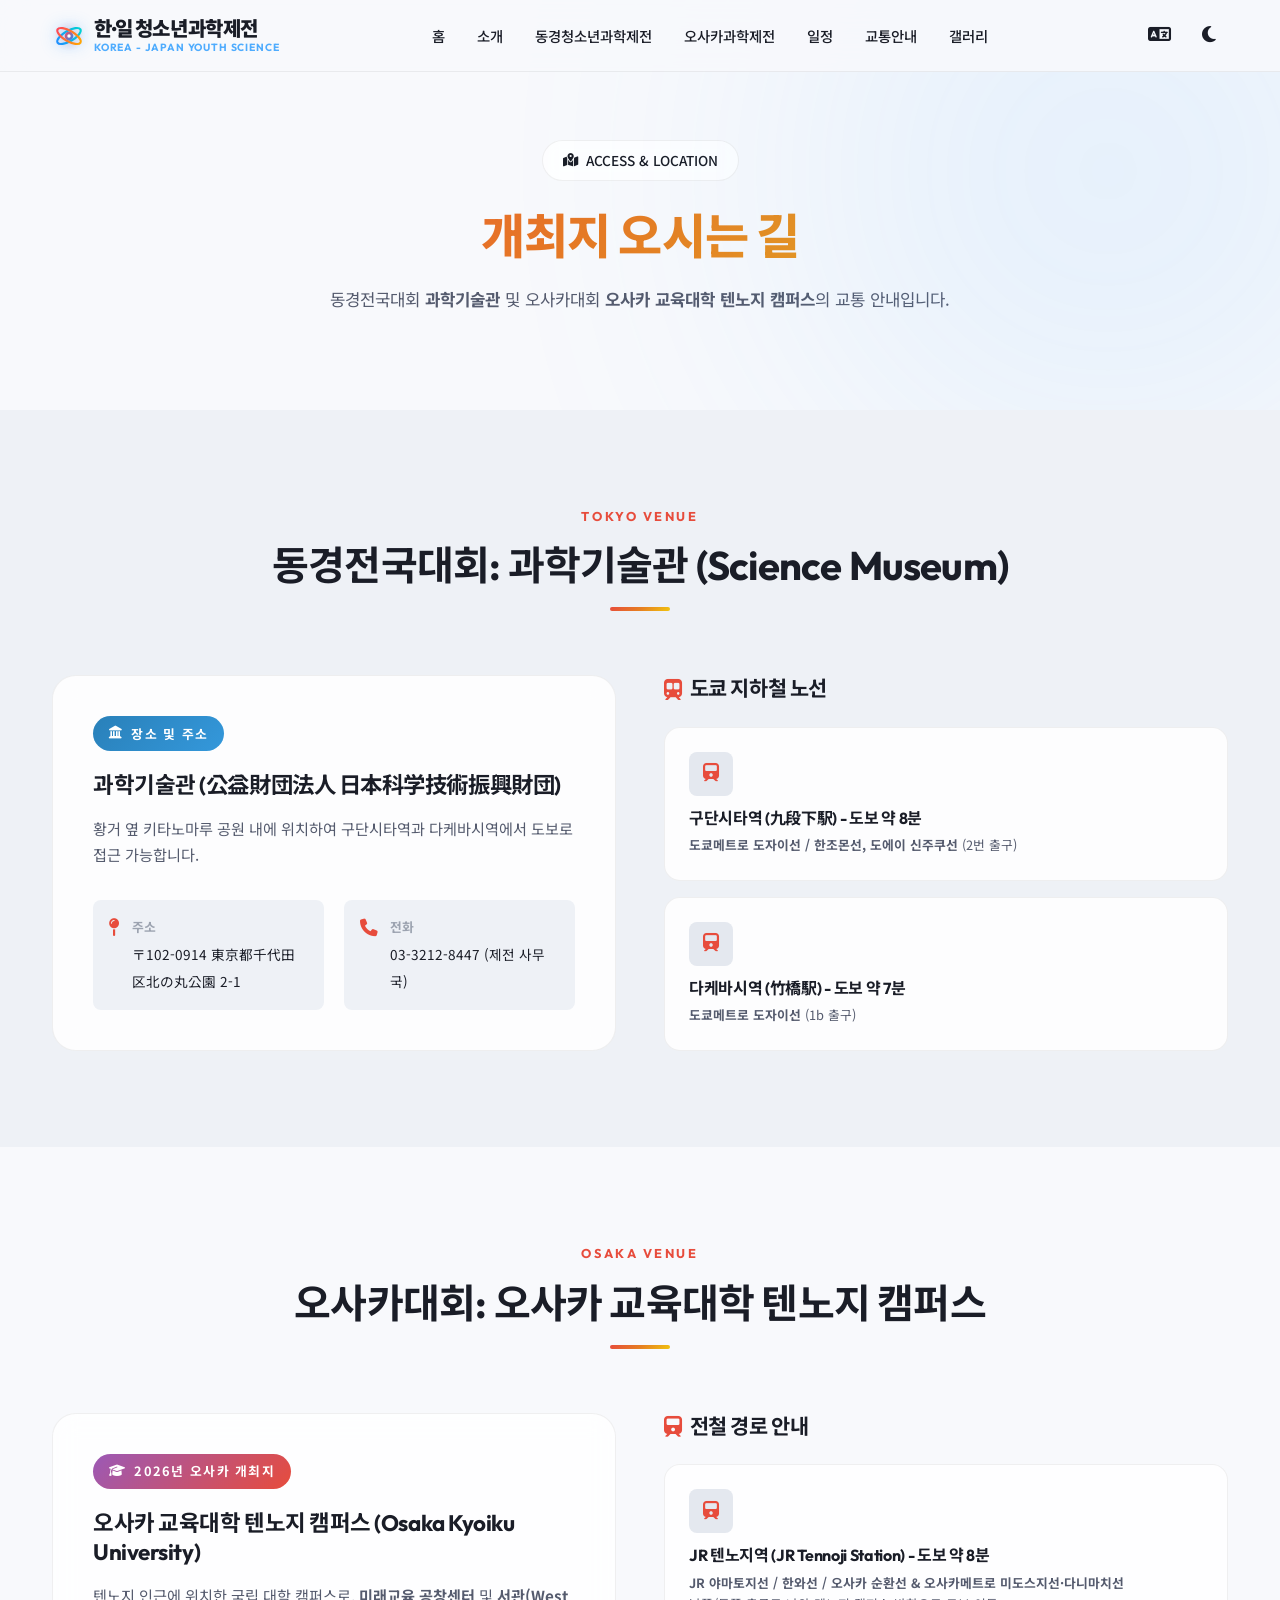
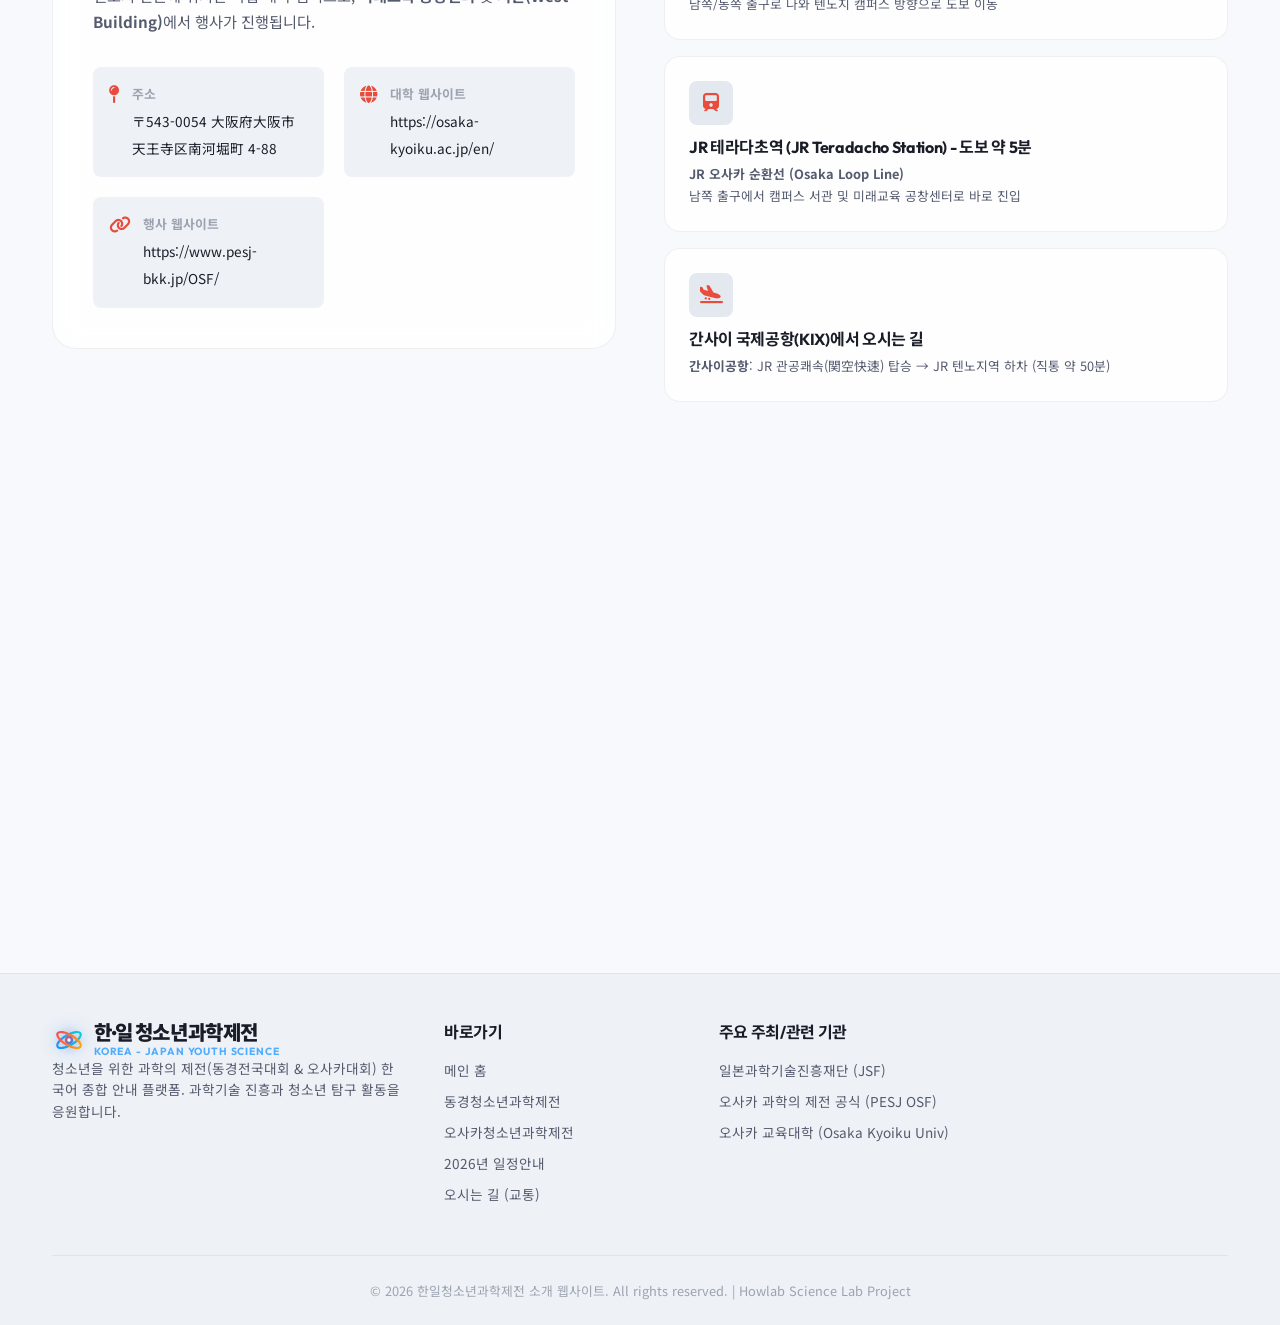
<file: pages/access.html>
<!DOCTYPE html>
<html lang="ko">
<head>
    <meta charset="UTF-8">
    <meta name="viewport" content="width=device-width, initial-scale=1.0">
    <meta name="description" content="동경청소년과학제전 2026 전국대회(도쿄 과학기술관) 및 오사카청소년과학제전 2026(오사카 교육대학 텐노지 캠퍼스) 오시는 길, 지도, 전철 경로 안내">
    <title>교통 안내 | 한일청소년과학제전</title>
    <link rel="preconnect" href="https://fonts.googleapis.com">
    <link rel="preconnect" href="https://fonts.gstatic.com" crossorigin>
    <link href="https://fonts.googleapis.com/css2?family=Noto+Sans+KR:wght@300;400;500;700;900&family=Outfit:wght@300;400;500;600;700;800&display=swap" rel="stylesheet">
    <link rel="stylesheet" href="https://cdnjs.cloudflare.com/ajax/libs/font-awesome/6.5.0/css/all.min.css">
    <link rel="stylesheet" href="../css/style.css">
</head>
<body class="light-theme">
    <header id="main-header" class="header">
        <div class="container nav-container">
            <a href="../index.html" class="logo" id="nav-logo">
                <div class="logo-icon-svg">
                    <svg width="34" height="34" viewBox="0 0 36 36" fill="none" xmlns="http://www.w3.org/2000/svg">
                        <circle cx="18" cy="18" r="16" fill="url(#logoGlowA)" opacity="0.2"/>
                        <ellipse cx="18" cy="18" rx="14" ry="5.5" stroke="url(#blueGradA)" stroke-width="2.2" transform="rotate(-30 18 18)"/>
                        <ellipse cx="18" cy="18" rx="14" ry="5.5" stroke="url(#redGradA)" stroke-width="2.2" transform="rotate(30 18 18)"/>
                        <circle cx="18" cy="18" r="4.5" fill="url(#coreGradA)"/>
                        <circle cx="18" cy="18" r="1.8" fill="#FFFFFF"/>
                        <defs>
                            <radialGradient id="logoGlowA" cx="0" cy="0" r="1" gradientUnits="userSpaceOnUse" gradientTransform="translate(18 18) scale(16)">
                                <stop stop-color="#4facfe"/>
                                <stop offset="1" stop-color="#ff4757" stop-opacity="0"/>
                            </radialGradient>
                            <linearGradient id="redGradA" x1="4" y1="18" x2="32" y2="18" gradientUnits="userSpaceOnUse">
                                <stop stop-color="#ff4757"/>
                                <stop offset="1" stop-color="#ffa502"/>
                            </linearGradient>
                            <linearGradient id="blueGradA" x1="4" y1="18" x2="32" y2="18" gradientUnits="userSpaceOnUse">
                                <stop stop-color="#1e90ff"/>
                                <stop offset="1" stop-color="#00d2d3"/>
                            </linearGradient>
                            <linearGradient id="coreGradA" x1="13.5" y1="13.5" x2="22.5" y2="22.5" gradientUnits="userSpaceOnUse">
                                <stop stop-color="#ff4757"/>
                                <stop offset="1" stop-color="#1e90ff"/>
                            </linearGradient>
                        </defs>
                    </svg>
                </div>
                <div class="logo-text-wrap">
                    <span class="logo-text"><span class="logo-kr-accent">한·일</span>청소년과학제전</span>
                    <span class="logo-sub-badge">Korea - Japan Youth Science</span>
                </div>
            </a>
            <nav class="navbar" id="navbar">
                <ul class="nav-links">
                    <li><a href="../index.html" class="nav-link">홈</a></li>
                    <li><a href="../index.html#about" class="nav-link">소개</a></li>
                    <li><a href="tokyo.html" class="nav-link">동경청소년과학제전</a></li>
                    <li><a href="osaka.html" class="nav-link">오사카과학제전</a></li>
                    <li><a href="schedule.html" class="nav-link">일정</a></li>
                    <li><a href="access.html" class="nav-link active">교통안내</a></li>
                    <li><a href="gallery.html" class="nav-link">갤러리</a></li>
                </ul>
            </nav>
            <div class="nav-actions">
                <button id="lang-toggle" class="icon-btn" aria-label="언어 전환"><i class="fa-solid fa-language"></i></button>
                <button id="theme-toggle" class="icon-btn" aria-label="테마 변경"><i class="fa-solid fa-moon"></i></button>
                <button id="mobile-menu-btn" class="mobile-menu-btn" aria-label="메뉴 열기"><i class="fa-solid fa-bars"></i></button>
            </div>
        </div>
    </header>

    <div id="mobile-drawer" class="mobile-drawer">
        <ul class="mobile-nav-links">
            <li><a href="../index.html" class="mobile-nav-link">홈</a></li>
            <li><a href="tokyo.html" class="mobile-nav-link">동경청소년과학제전</a></li>
            <li><a href="osaka.html" class="mobile-nav-link">오사카과학제전</a></li>
            <li><a href="schedule.html" class="mobile-nav-link">일정</a></li>
            <li><a href="access.html" class="mobile-nav-link">교통안내</a></li>
            <li><a href="gallery.html" class="mobile-nav-link">갤러리</a></li>
        </ul>
    </div>

    <main>
        <section class="page-hero section-padding" style="padding-top: 140px;">
            <div class="hero-glow hero-glow-2"></div>
            <div class="container text-center">
                <div class="badge reveal-fade"><i class="fa-solid fa-map-location-dot"></i> ACCESS & LOCATION</div>
                <h1 class="reveal-fade">개최지 오시는 길</h1>
                <p class="hero-description reveal-fade" style="max-width: 700px; margin: 1rem auto 0;">
                    동경전국대회 <strong>과학기술관</strong> 및 오사카대회 <strong>오사카 교육대학 텐노지 캠퍼스</strong>의 교통 안내입니다.
                </p>
            </div>
        </section>

        <!-- 동경전국대회 교통 -->
        <section class="section-padding" style="background: var(--bg-secondary);">
            <div class="container">
                <div class="section-header text-center reveal-fade">
                    <span class="section-subtitle">TOKYO VENUE</span>
                    <h2 class="section-title">동경전국대회: 과학기술관 (Science Museum)</h2>
                    <div class="section-underline"></div>
                </div>

                <div class="festival-showcase">
                    <div class="festival-info-card reveal-fade">
                        <div class="festival-badge tokyo-badge"><i class="fa-solid fa-landmark"></i> 장소 및 주소</div>
                        <h3>과학기술관 (公益財団法人 日本科学技術振興財団)</h3>
                        <p class="festival-desc">황거 옆 키타노마루 공원 내에 위치하여 구단시타역과 다케바시역에서 도보로 접근 가능합니다.</p>
                        <div class="festival-details-grid">
                            <div class="detail-item">
                                <i class="fa-solid fa-map-pin"></i>
                                <div><strong>주소</strong><span>〒102-0914 東京都千代田区北の丸公園 2-1</span></div>
                            </div>
                            <div class="detail-item">
                                <i class="fa-solid fa-phone"></i>
                                <div><strong>전화</strong><span>03-3212-8447 (제전 사무국)</span></div>
                            </div>
                        </div>
                    </div>

                    <div class="festival-programs reveal-fade">
                        <h3 class="programs-title"><i class="fa-solid fa-train-subway"></i> 도쿄 지하철 노선</h3>
                        <div class="program-list" style="grid-template-columns: 1fr;">
                            <div class="program-card">
                                <div class="program-icon"><i class="fa-solid fa-train"></i></div>
                                <h4>구단시타역 (九段下駅) - 도보 약 8분</h4>
                                <p><strong>도쿄메트로 도자이선 / 한조몬선, 도에이 신주쿠선</strong> (2번 출구)</p>
                            </div>
                            <div class="program-card">
                                <div class="program-icon"><i class="fa-solid fa-train"></i></div>
                                <h4>다케바시역 (竹橋駅) - 도보 약 7분</h4>
                                <p><strong>도쿄메트로 도자이선</strong> (1b 출구)</p>
                            </div>
                        </div>
                    </div>
                </div>
            </div>
        </section>

        <!-- 오사카대회 교통 (오사카 교육대학 텐노지 캠퍼스) -->
        <section class="section-padding">
            <div class="container">
                <div class="section-header text-center reveal-fade">
                    <span class="section-subtitle">OSAKA VENUE</span>
                    <h2 class="section-title">오사카대회: 오사카 교육대학 텐노지 캠퍼스</h2>
                    <div class="section-underline"></div>
                </div>

                <div class="festival-showcase">
                    <div class="festival-info-card reveal-fade">
                        <div class="festival-badge osaka-badge"><i class="fa-solid fa-graduation-cap"></i> 2026년 오사카 개최지</div>
                        <h3>오사카 교육대학 텐노지 캠퍼스 (Osaka Kyoiku University)</h3>
                        <p class="festival-desc">
                            텐노지 인근에 위치한 국립 대학 캠퍼스로, <strong>미래교육 공창센터</strong> 및 <strong>서관(West Building)</strong>에서 행사가 진행됩니다.
                        </p>
                        <div class="festival-details-grid">
                            <div class="detail-item">
                                <i class="fa-solid fa-map-pin"></i>
                                <div><strong>주소</strong><span>〒543-0054 大阪府大阪市天王寺区南河堀町 4-88</span></div>
                            </div>
                            <div class="detail-item">
                                <i class="fa-solid fa-globe"></i>
                                <div><strong>대학 웹사이트</strong><span>https://osaka-kyoiku.ac.jp/en/</span></div>
                            </div>
                            <div class="detail-item">
                                <i class="fa-solid fa-link"></i>
                                <div><strong>행사 웹사이트</strong><span>https://www.pesj-bkk.jp/OSF/</span></div>
                            </div>
                        </div>
                    </div>

                    <div class="festival-programs reveal-fade">
                        <h3 class="programs-title"><i class="fa-solid fa-train"></i> 전철 경로 안내</h3>
                        <div class="program-list" style="grid-template-columns: 1fr;">
                            <div class="program-card">
                                <div class="program-icon"><i class="fa-solid fa-train"></i></div>
                                <h4>JR 텐노지역 (JR Tennoji Station) - 도보 약 8분</h4>
                                <p><strong>JR 야마토지선 / 한와선 / 오사카 순환선 & 오사카메트로 미도스지선·다니마치선</strong><br>
                                남쪽/동쪽 출구로 나와 텐노지 캠퍼스 방향으로 도보 이동</p>
                            </div>
                            <div class="program-card">
                                <div class="program-icon"><i class="fa-solid fa-train"></i></div>
                                <h4>JR 테라다초역 (JR Teradacho Station) - 도보 약 5분</h4>
                                <p><strong>JR 오사카 순환선 (Osaka Loop Line)</strong><br>
                                남쪽 출구에서 캠퍼스 서관 및 미래교육 공창센터로 바로 진입</p>
                            </div>
                            <div class="program-card">
                                <div class="program-icon"><i class="fa-solid fa-plane-arrival"></i></div>
                                <h4>간사이 국제공항(KIX)에서 오시는 길</h4>
                                <p><strong>간사이공항</strong>: JR 관공쾌속(関空快速) 탑승 → JR 텐노지역 하차 (직통 약 50분)</p>
                            </div>
                        </div>
                    </div>
                </div>

                <!-- Google Map Embed (오사카 교육대학 텐노지 캠퍼스) -->
                <div class="reveal-fade" style="margin-top: 3rem;">
                    <iframe 
                        src="https://www.google.com/maps/embed?pb=!1m18!1m12!1m3!1d3282.029828551461!2d135.51860847633758!3d34.65403068564883!2m3!1f0!2f0!3f0!3m2!1i1024!2i768!4f13.1!3m3!1m2!1s0x6000e7674fa7cae1%3A0x6b72a6b290130dbb!2z5aSn6Ziq5pWZ6IKy5aSn5a2mIOmkqeeOi-Wmu-OCreODo-ODs-ODl-OCuQ!5e0!3m2!1sko!2sjp!4v1710000000000!5m2!1sko!2sjp" 
                        width="100%" height="420" style="border:0; border-radius: var(--border-radius-lg);" 
                        allowfullscreen="" loading="lazy" referrerpolicy="no-referrer-when-downgrade"
                        title="오사카 교육대학 텐노지 캠퍼스 위치 지도">
                    </iframe>
                </div>
            </div>
        </section>
    </main>

    <footer class="footer">
        <div class="container footer-container">
            <div class="footer-top">
                <div class="footer-brand">
                    <a href="../index.html" class="logo">
                        <div class="logo-icon-svg">
                            <svg width="34" height="34" viewBox="0 0 36 36" fill="none" xmlns="http://www.w3.org/2000/svg">
                                <circle cx="18" cy="18" r="16" fill="url(#logoGlowAF)" opacity="0.2"/>
                                <ellipse cx="18" cy="18" rx="14" ry="5.5" stroke="url(#blueGradAF)" stroke-width="2.2" transform="rotate(-30 18 18)"/>
                                <ellipse cx="18" cy="18" rx="14" ry="5.5" stroke="url(#redGradAF)" stroke-width="2.2" transform="rotate(30 18 18)"/>
                                <circle cx="18" cy="18" r="4.5" fill="url(#coreGradAF)"/>
                                <circle cx="18" cy="18" r="1.8" fill="#FFFFFF"/>
                                <defs>
                                    <radialGradient id="logoGlowAF" cx="0" cy="0" r="1" gradientUnits="userSpaceOnUse" gradientTransform="translate(18 18) scale(16)">
                                        <stop stop-color="#4facfe"/>
                                        <stop offset="1" stop-color="#ff4757" stop-opacity="0"/>
                                    </radialGradient>
                                    <linearGradient id="redGradAF" x1="4" y1="18" x2="32" y2="18" gradientUnits="userSpaceOnUse">
                                        <stop stop-color="#ff4757"/>
                                        <stop offset="1" stop-color="#ffa502"/>
                                    </linearGradient>
                                    <linearGradient id="blueGradAF" x1="4" y1="18" x2="32" y2="18" gradientUnits="userSpaceOnUse">
                                        <stop stop-color="#1e90ff"/>
                                        <stop offset="1" stop-color="#00d2d3"/>
                                    </linearGradient>
                                    <linearGradient id="coreGradAF" x1="13.5" y1="13.5" x2="22.5" y2="22.5" gradientUnits="userSpaceOnUse">
                                        <stop stop-color="#ff4757"/>
                                        <stop offset="1" stop-color="#1e90ff"/>
                                    </linearGradient>
                                </defs>
                            </svg>
                        </div>
                        <div class="logo-text-wrap">
                            <span class="logo-text"><span class="logo-kr-accent">한·일</span>청소년과학제전</span>
                            <span class="logo-sub-badge">Korea - Japan Youth Science</span>
                        </div>
                    </a>
                    <p class="footer-desc">
                        청소년을 위한 과학의 제전(동경전국대회 & 오사카대회) 한국어 종합 안내 플랫폼.
                        과학기술 진흥과 청소년 탐구 활동을 응원합니다.
                    </p>
                </div>

                <div class="footer-nav">
                    <h4>바로가기</h4>
                    <ul>
                        <li><a href="../index.html">메인 홈</a></li>
                        <li><a href="tokyo.html">동경청소년과학제전</a></li>
                        <li><a href="osaka.html">오사카청소년과학제전</a></li>
                        <li><a href="schedule.html">2026년 일정안내</a></li>
                        <li><a href="access.html">오시는 길 (교통)</a></li>
                    </ul>
                </div>

                <div class="footer-nav">
                    <h4>주요 주최/관련 기관</h4>
                    <ul>
                        <li><a href="https://www.jsf.or.jp" target="_blank" rel="noopener">일본과학기술진흥재단 (JSF)</a></li>
                        <li><a href="https://www.pesj-bkk.jp/OSF/" target="_blank" rel="noopener">오사카 과학의 제전 공식 (PESJ OSF)</a></li>
                        <li><a href="https://osaka-kyoiku.ac.jp/en/" target="_blank" rel="noopener">오사카 교육대학 (Osaka Kyoiku Univ)</a></li>
                    </ul>
                </div>
            </div>

            <div class="footer-bottom">
                <p>&copy; 2026 한일청소년과학제전 소개 웹사이트. All rights reserved. | Howlab Science Lab Project</p>
            </div>
        </div>
    </footer>

    <script src="../js/script.js"></script>
</body>
</html>
</file>
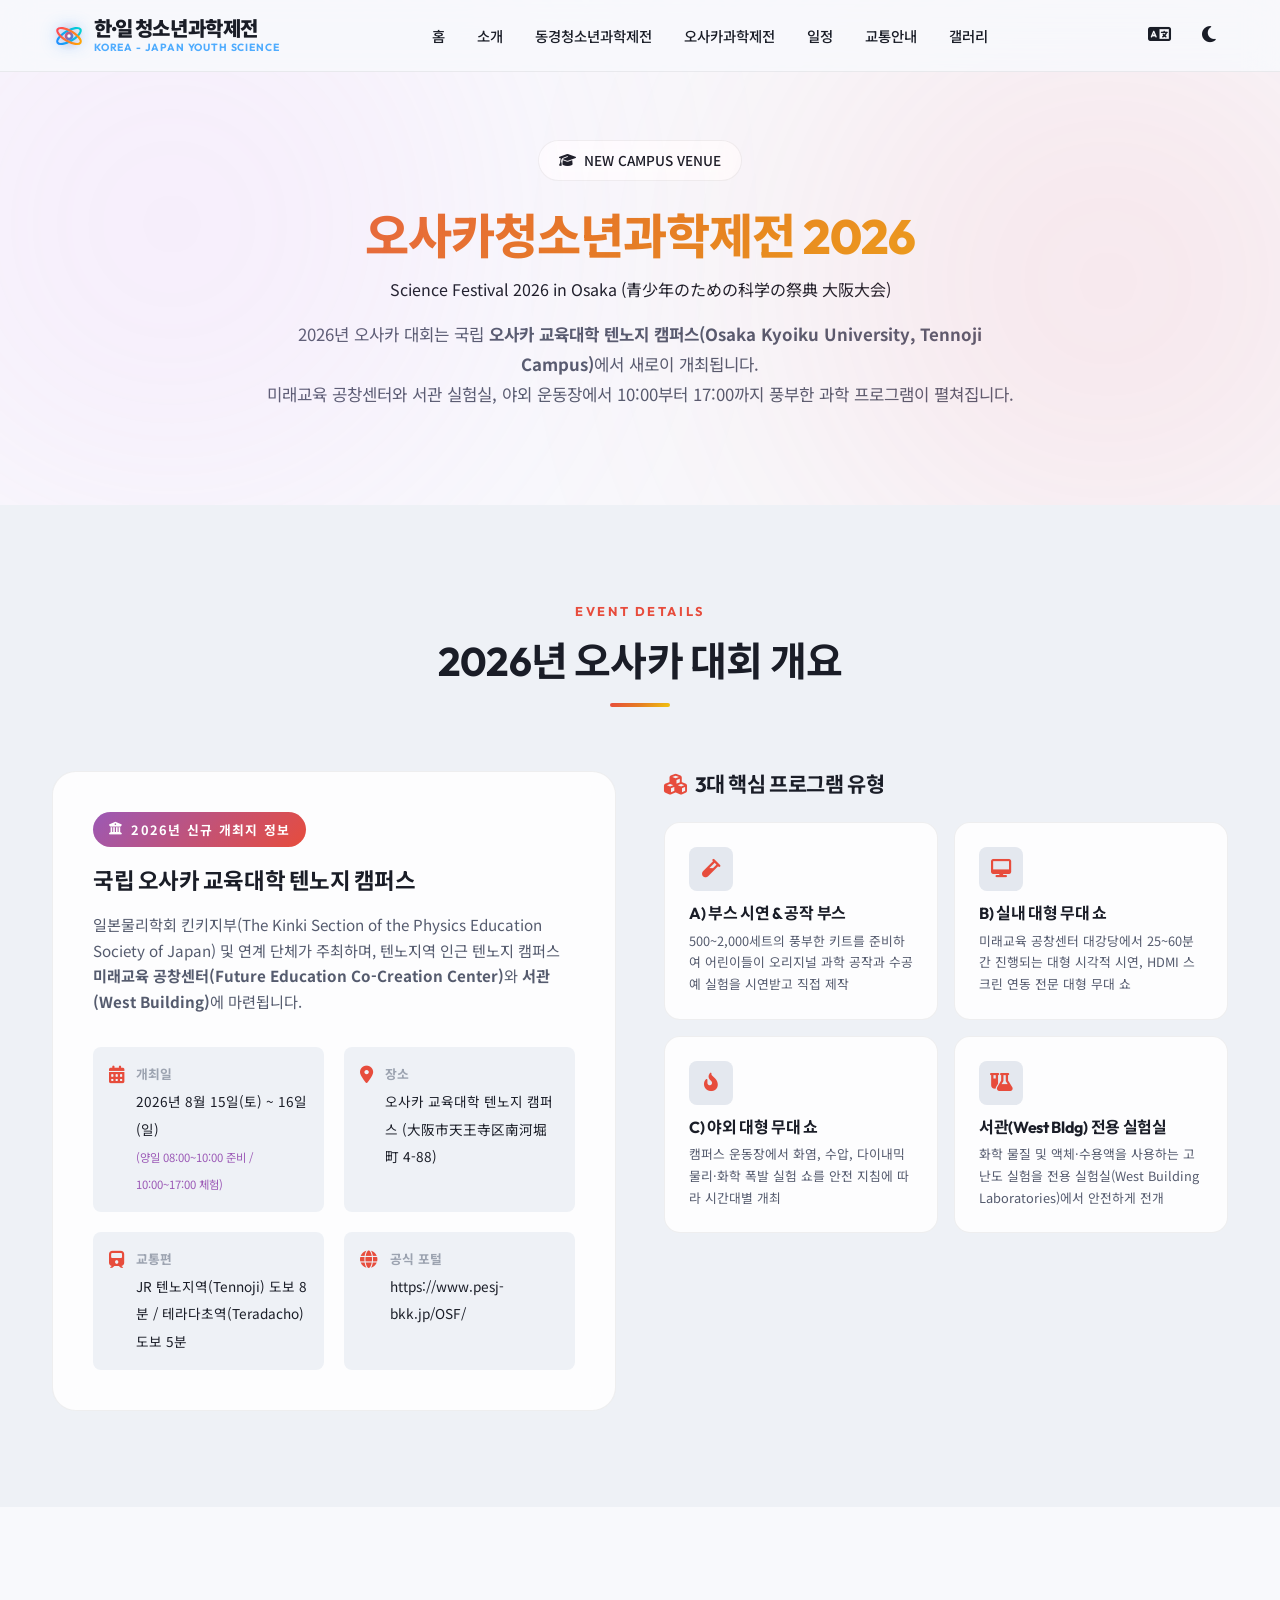
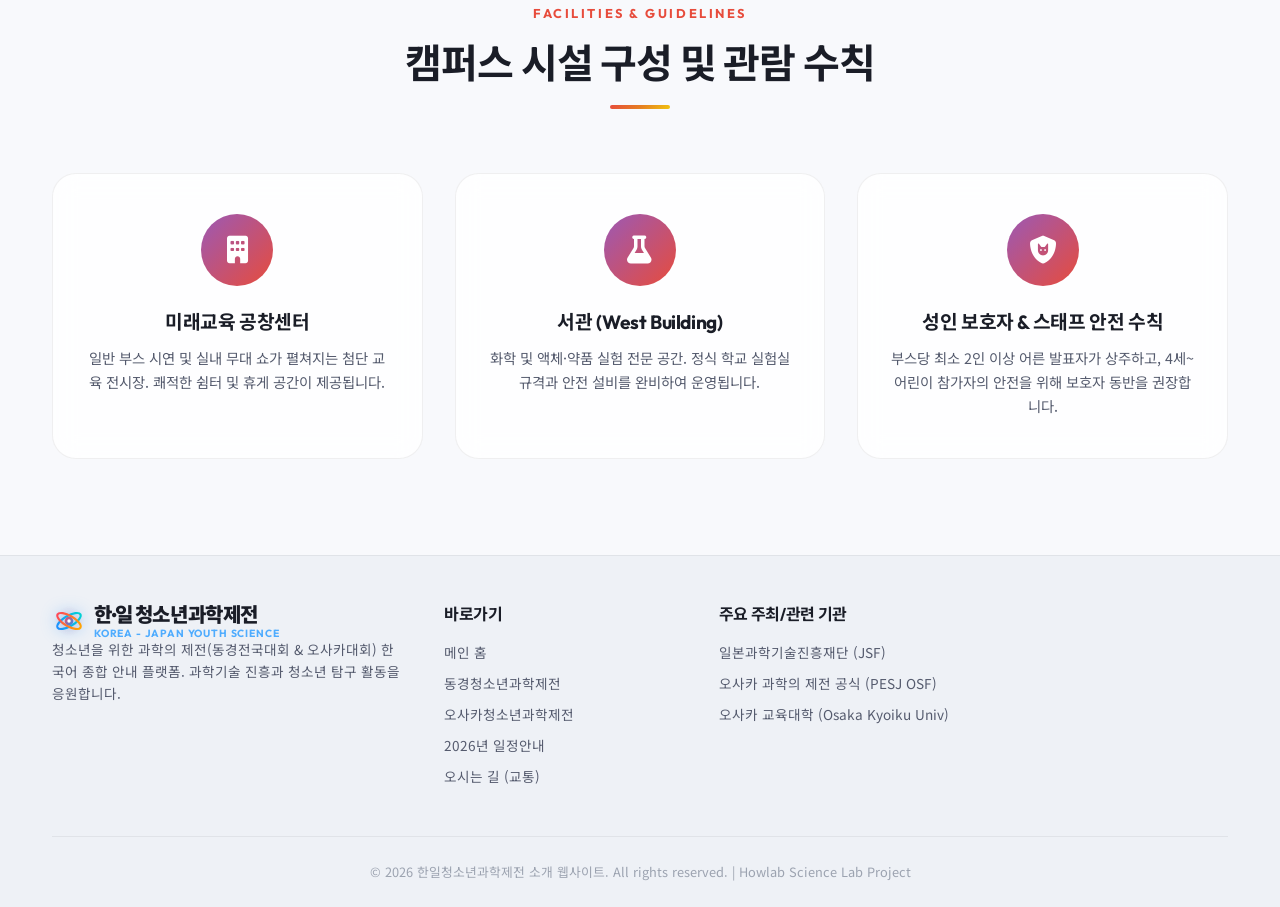
<file: pages/osaka.html>
<!DOCTYPE html>
<html lang="ko">
<head>
    <meta charset="UTF-8">
    <meta name="viewport" content="width=device-width, initial-scale=1.0">
    <meta name="description" content="Science Festival 2026 in Osaka (오사카청소년과학제전 2026) 공식 상세 안내 - 오사카 교육대학 텐노지 캠퍼스, 3대 프로그램 쇼, 일정, 장소">
    <title>오사카청소년과학제전 2026 | 한일청소년과학제전</title>
    <link rel="preconnect" href="https://fonts.googleapis.com">
    <link rel="preconnect" href="https://fonts.gstatic.com" crossorigin>
    <link href="https://fonts.googleapis.com/css2?family=Noto+Sans+KR:wght@300;400;500;700;900&family=Outfit:wght@300;400;500;600;700;800&display=swap" rel="stylesheet">
    <link rel="stylesheet" href="https://cdnjs.cloudflare.com/ajax/libs/font-awesome/6.5.0/css/all.min.css">
    <link rel="stylesheet" href="../css/style.css">
</head>
<body class="light-theme">
    <!-- Header -->
    <header id="main-header" class="header">
        <div class="container nav-container">
            <a href="../index.html" class="logo" id="nav-logo">
                <div class="logo-icon-svg">
                    <svg width="34" height="34" viewBox="0 0 36 36" fill="none" xmlns="http://www.w3.org/2000/svg">
                        <circle cx="18" cy="18" r="16" fill="url(#logoGlowO)" opacity="0.2"/>
                        <ellipse cx="18" cy="18" rx="14" ry="5.5" stroke="url(#blueGradO)" stroke-width="2.2" transform="rotate(-30 18 18)"/>
                        <ellipse cx="18" cy="18" rx="14" ry="5.5" stroke="url(#redGradO)" stroke-width="2.2" transform="rotate(30 18 18)"/>
                        <circle cx="18" cy="18" r="4.5" fill="url(#coreGradO)"/>
                        <circle cx="18" cy="18" r="1.8" fill="#FFFFFF"/>
                        <defs>
                            <radialGradient id="logoGlowO" cx="0" cy="0" r="1" gradientUnits="userSpaceOnUse" gradientTransform="translate(18 18) scale(16)">
                                <stop stop-color="#4facfe"/>
                                <stop offset="1" stop-color="#ff4757" stop-opacity="0"/>
                            </radialGradient>
                            <linearGradient id="redGradO" x1="4" y1="18" x2="32" y2="18" gradientUnits="userSpaceOnUse">
                                <stop stop-color="#ff4757"/>
                                <stop offset="1" stop-color="#ffa502"/>
                            </linearGradient>
                            <linearGradient id="blueGradO" x1="4" y1="18" x2="32" y2="18" gradientUnits="userSpaceOnUse">
                                <stop stop-color="#1e90ff"/>
                                <stop offset="1" stop-color="#00d2d3"/>
                            </linearGradient>
                            <linearGradient id="coreGradO" x1="13.5" y1="13.5" x2="22.5" y2="22.5" gradientUnits="userSpaceOnUse">
                                <stop stop-color="#ff4757"/>
                                <stop offset="1" stop-color="#1e90ff"/>
                            </linearGradient>
                        </defs>
                    </svg>
                </div>
                <div class="logo-text-wrap">
                    <span class="logo-text"><span class="logo-kr-accent">한·일</span>청소년과학제전</span>
                    <span class="logo-sub-badge">Korea - Japan Youth Science</span>
                </div>
            </a>
            <nav class="navbar" id="navbar">
                <ul class="nav-links">
                    <li><a href="../index.html" class="nav-link">홈</a></li>
                    <li><a href="../index.html#about" class="nav-link">소개</a></li>
                    <li><a href="tokyo.html" class="nav-link">동경청소년과학제전</a></li>
                    <li><a href="osaka.html" class="nav-link active">오사카과학제전</a></li>
                    <li><a href="schedule.html" class="nav-link">일정</a></li>
                    <li><a href="access.html" class="nav-link">교통안내</a></li>
                    <li><a href="gallery.html" class="nav-link">갤러리</a></li>
                </ul>
            </nav>
            <div class="nav-actions">
                <button id="lang-toggle" class="icon-btn" aria-label="언어 전환"><i class="fa-solid fa-language"></i></button>
                <button id="theme-toggle" class="icon-btn" aria-label="테마 변경"><i class="fa-solid fa-moon"></i></button>
                <button id="mobile-menu-btn" class="mobile-menu-btn" aria-label="메뉴 열기"><i class="fa-solid fa-bars"></i></button>
            </div>
        </div>
    </header>

    <div id="mobile-drawer" class="mobile-drawer">
        <ul class="mobile-nav-links">
            <li><a href="../index.html" class="mobile-nav-link">홈</a></li>
            <li><a href="tokyo.html" class="mobile-nav-link">동경청소년과학제전</a></li>
            <li><a href="osaka.html" class="mobile-nav-link">오사카과학제전</a></li>
            <li><a href="schedule.html" class="mobile-nav-link">일정</a></li>
            <li><a href="access.html" class="mobile-nav-link">교통안내</a></li>
            <li><a href="gallery.html" class="mobile-nav-link">갤러리</a></li>
        </ul>
    </div>

    <main>
        <!-- Page Hero -->
        <section class="page-hero section-padding" style="padding-top: 140px;">
            <div class="hero-glow hero-glow-1" style="background: #f093fb;"></div>
            <div class="hero-glow hero-glow-2" style="background: #f5576c;"></div>
            <div class="container text-center">
                <div class="badge reveal-fade"><i class="fa-solid fa-graduation-cap"></i> NEW CAMPUS VENUE</div>
                <h1 class="reveal-fade">오사카청소년과학제전 2026</h1>
                <p class="section-description reveal-fade" style="margin-bottom:0.5rem;">Science Festival 2026 in Osaka (青少年のための科学の祭典 大阪大会)</p>
                <p class="hero-description reveal-fade" style="max-width: 760px; margin: 1rem auto 0;">
                    2026년 오사카 대회는 국립 <strong>오사카 교육대학 텐노지 캠퍼스(Osaka Kyoiku University, Tennoji Campus)</strong>에서 새로이 개최됩니다.<br>
                    미래교육 공창센터와 서관 실험실, 야외 운동장에서 10:00부터 17:00까지 풍부한 과학 프로그램이 펼쳐집니다.
                </p>
            </div>
        </section>

        <!-- Main Info -->
        <section class="section-padding" style="background: var(--bg-secondary);">
            <div class="container">
                <div class="section-header text-center reveal-fade">
                    <span class="section-subtitle">EVENT DETAILS</span>
                    <h2 class="section-title">2026년 오사카 대회 개요</h2>
                    <div class="section-underline"></div>
                </div>

                <div class="festival-showcase">
                    <div class="festival-info-card reveal-fade">
                        <div class="festival-badge osaka-badge"><i class="fa-solid fa-building-columns"></i> 2026년 신규 개최지 정보</div>
                        <h3>국립 오사카 교육대학 텐노지 캠퍼스</h3>
                        <p class="festival-desc">
                            일본물리학회 킨키지부(The Kinki Section of the Physics Education Society of Japan) 및 연계 단체가 주최하며, 텐노지역 인근 텐노지 캠퍼스 <strong>미래교육 공창센터(Future Education Co-Creation Center)</strong>와 <strong>서관(West Building)</strong>에 마련됩니다.
                        </p>
                        <div class="festival-details-grid">
                            <div class="detail-item">
                                <i class="fa-solid fa-calendar-days"></i>
                                <div><strong>개최일</strong><span>2026년 8월 15일(토) ~ 16일(일) <br><small style="color:var(--accent-osaka);">(양일 08:00~10:00 준비 / 10:00~17:00 체험)</small></span></div>
                            </div>
                            <div class="detail-item">
                                <i class="fa-solid fa-location-dot"></i>
                                <div><strong>장소</strong><span>오사카 교육대학 텐노지 캠퍼스 (大阪市天王寺区南河堀町 4-88)</span></div>
                            </div>
                            <div class="detail-item">
                                <i class="fa-solid fa-train"></i>
                                <div><strong>교통편</strong><span>JR 텐노지역(Tennoji) 도보 8분 / 테라다초역(Teradacho) 도보 5분</span></div>
                            </div>
                            <div class="detail-item">
                                <i class="fa-solid fa-globe"></i>
                                <div><strong>공식 포털</strong><span>https://www.pesj-bkk.jp/OSF/</span></div>
                            </div>
                        </div>
                    </div>

                    <div class="festival-programs reveal-fade">
                        <h3 class="programs-title"><i class="fa-solid fa-cubes"></i> 3대 핵심 프로그램 유형</h3>
                        <div class="program-list">
                            <div class="program-card">
                                <div class="program-icon"><i class="fa-solid fa-vial"></i></div>
                                <h4>A) 부스 시연 & 공작 부스</h4>
                                <p>500~2,000세트의 풍부한 키트를 준비하여 어린이들이 오리지널 과학 공작과 수공예 실험을 시연받고 직접 제작</p>
                            </div>
                            <div class="program-card">
                                <div class="program-icon"><i class="fa-solid fa-desktop"></i></div>
                                <h4>B) 실내 대형 무대 쇼</h4>
                                <p>미래교육 공창센터 대강당에서 25~60분간 진행되는 대형 시각적 시연, HDMI 스크린 연동 전문 대형 무대 쇼</p>
                            </div>
                            <div class="program-card">
                                <div class="program-icon"><i class="fa-solid fa-fire-flame-curved"></i></div>
                                <h4>C) 야외 대형 무대 쇼</h4>
                                <p>캠퍼스 운동장에서 화염, 수압, 다이내믹 물리·화학 폭발 실험 쇼를 안전 지침에 따라 시간대별 개최</p>
                            </div>
                            <div class="program-card">
                                <div class="program-icon"><i class="fa-solid fa-flask-vial"></i></div>
                                <h4>서관(West Bldg) 전용 실험실</h4>
                                <p>화학 물질 및 액체·수용액을 사용하는 고난도 실험을 전용 실험실(West Building Laboratories)에서 안전하게 전개</p>
                            </div>
                        </div>
                    </div>
                </div>
            </div>
        </section>

        <!-- Campus Facilities -->
        <section class="section-padding">
            <div class="container">
                <div class="section-header text-center reveal-fade">
                    <span class="section-subtitle">FACILITIES & GUIDELINES</span>
                    <h2 class="section-title">캠퍼스 시설 구성 및 관람 수칙</h2>
                    <div class="section-underline"></div>
                </div>

                <div class="about-grid" style="grid-template-columns: repeat(3, 1fr);">
                    <div class="about-card reveal-fade">
                        <div class="about-icon-wrap" style="background: var(--accent-gradient-osaka);">
                            <i class="fa-solid fa-building" style="color: #fff;"></i>
                        </div>
                        <h3>미래교육 공창센터</h3>
                        <p>일반 부스 시연 및 실내 무대 쇼가 펼쳐지는 첨단 교육 전시장. 쾌적한 쉼터 및 휴게 공간이 제공됩니다.</p>
                    </div>
                    <div class="about-card reveal-fade">
                        <div class="about-icon-wrap" style="background: var(--accent-gradient-osaka);">
                            <i class="fa-solid fa-flask" style="color: #fff;"></i>
                        </div>
                        <h3>서관 (West Building)</h3>
                        <p>화학 및 액체·약품 실험 전문 공간. 정식 학교 실험실 규격과 안전 설비를 완비하여 운영됩니다.</p>
                    </div>
                    <div class="about-card reveal-fade">
                        <div class="about-icon-wrap" style="background: var(--accent-gradient-osaka);">
                            <i class="fa-solid fa-shield-cat" style="color: #fff;"></i>
                        </div>
                        <h3>성인 보호자 & 스태프 안전 수칙</h3>
                        <p>부스당 최소 2인 이상 어른 발표자가 상주하고, 4세~어린이 참가자의 안전을 위해 보호자 동반을 권장합니다.</p>
                    </div>
                </div>
            </div>
        </section>
    </main>

    <footer class="footer">
        <div class="container footer-container">
            <div class="footer-top">
                <div class="footer-brand">
                    <a href="../index.html" class="logo">
                        <div class="logo-icon-svg">
                            <svg width="34" height="34" viewBox="0 0 36 36" fill="none" xmlns="http://www.w3.org/2000/svg">
                                <circle cx="18" cy="18" r="16" fill="url(#logoGlowOF)" opacity="0.2"/>
                                <ellipse cx="18" cy="18" rx="14" ry="5.5" stroke="url(#blueGradOF)" stroke-width="2.2" transform="rotate(-30 18 18)"/>
                                <ellipse cx="18" cy="18" rx="14" ry="5.5" stroke="url(#redGradOF)" stroke-width="2.2" transform="rotate(30 18 18)"/>
                                <circle cx="18" cy="18" r="4.5" fill="url(#coreGradOF)"/>
                                <circle cx="18" cy="18" r="1.8" fill="#FFFFFF"/>
                                <defs>
                                    <radialGradient id="logoGlowOF" cx="0" cy="0" r="1" gradientUnits="userSpaceOnUse" gradientTransform="translate(18 18) scale(16)">
                                        <stop stop-color="#4facfe"/>
                                        <stop offset="1" stop-color="#ff4757" stop-opacity="0"/>
                                    </radialGradient>
                                    <linearGradient id="redGradOF" x1="4" y1="18" x2="32" y2="18" gradientUnits="userSpaceOnUse">
                                        <stop stop-color="#ff4757"/>
                                        <stop offset="1" stop-color="#ffa502"/>
                                    </linearGradient>
                                    <linearGradient id="blueGradOF" x1="4" y1="18" x2="32" y2="18" gradientUnits="userSpaceOnUse">
                                        <stop stop-color="#1e90ff"/>
                                        <stop offset="1" stop-color="#00d2d3"/>
                                    </linearGradient>
                                    <linearGradient id="coreGradOF" x1="13.5" y1="13.5" x2="22.5" y2="22.5" gradientUnits="userSpaceOnUse">
                                        <stop stop-color="#ff4757"/>
                                        <stop offset="1" stop-color="#1e90ff"/>
                                    </linearGradient>
                                </defs>
                            </svg>
                        </div>
                        <div class="logo-text-wrap">
                            <span class="logo-text"><span class="logo-kr-accent">한·일</span>청소년과학제전</span>
                            <span class="logo-sub-badge">Korea - Japan Youth Science</span>
                        </div>
                    </a>
                    <p class="footer-desc">
                        청소년을 위한 과학의 제전(동경전국대회 & 오사카대회) 한국어 종합 안내 플랫폼.
                        과학기술 진흥과 청소년 탐구 활동을 응원합니다.
                    </p>
                </div>

                <div class="footer-nav">
                    <h4>바로가기</h4>
                    <ul>
                        <li><a href="../index.html">메인 홈</a></li>
                        <li><a href="tokyo.html">동경청소년과학제전</a></li>
                        <li><a href="osaka.html">오사카청소년과학제전</a></li>
                        <li><a href="schedule.html">2026년 일정안내</a></li>
                        <li><a href="access.html">오시는 길 (교통)</a></li>
                    </ul>
                </div>

                <div class="footer-nav">
                    <h4>주요 주최/관련 기관</h4>
                    <ul>
                        <li><a href="https://www.jsf.or.jp" target="_blank" rel="noopener">일본과학기술진흥재단 (JSF)</a></li>
                        <li><a href="https://www.pesj-bkk.jp/OSF/" target="_blank" rel="noopener">오사카 과학의 제전 공식 (PESJ OSF)</a></li>
                        <li><a href="https://osaka-kyoiku.ac.jp/en/" target="_blank" rel="noopener">오사카 교육대학 (Osaka Kyoiku Univ)</a></li>
                    </ul>
                </div>
            </div>

            <div class="footer-bottom">
                <p>&copy; 2026 한일청소년과학제전 소개 웹사이트. All rights reserved. | Howlab Science Lab Project</p>
            </div>
        </div>
    </footer>

    <script src="../js/script.js"></script>
</body>
</html>
</file>
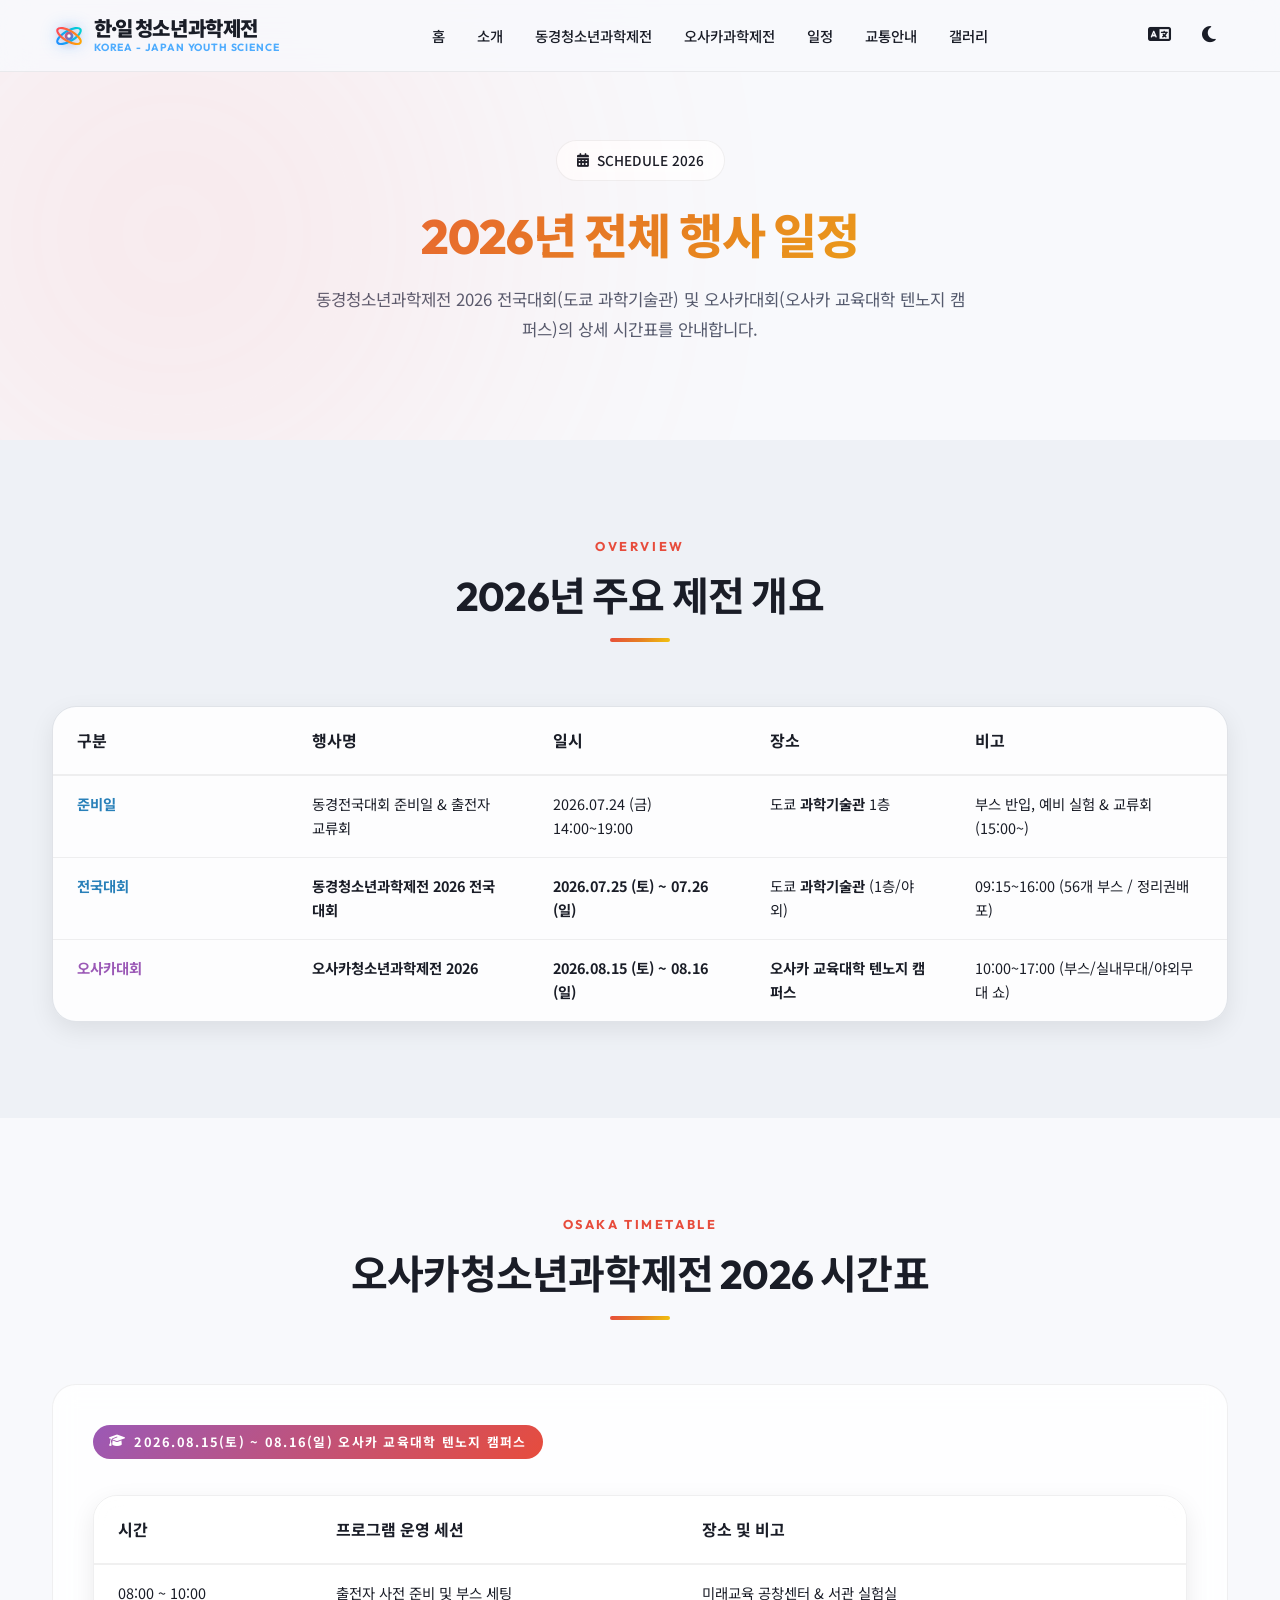
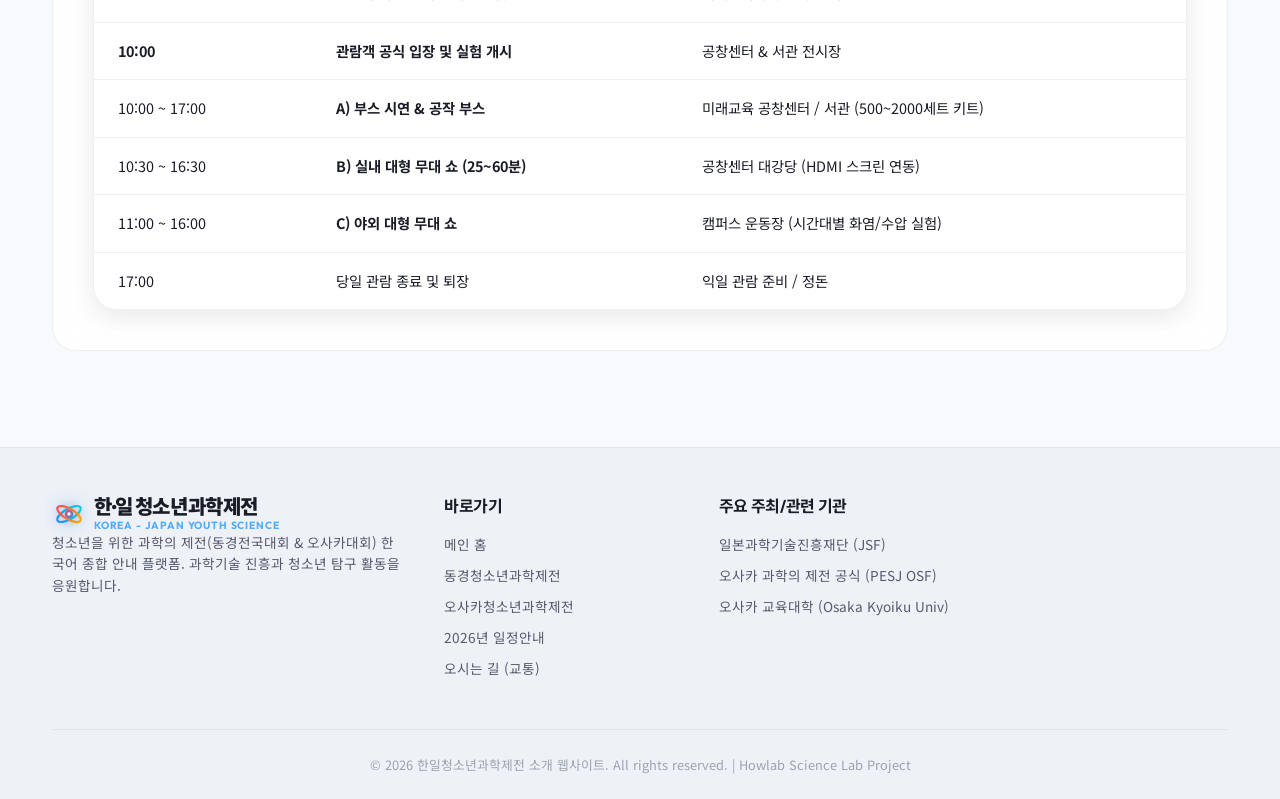
<file: pages/schedule.html>
<!DOCTYPE html>
<html lang="ko">
<head>
    <meta charset="UTF-8">
    <meta name="viewport" content="width=device-width, initial-scale=1.0">
    <meta name="description" content="2026년 한일 청소년 과학의 제전 전체 일정 안내 - 동경청소년과학제전 2026 전국대회 및 오사카청소년과학제전 상세 시간표">
    <title>행사 일정 | 한일청소년과학제전</title>
    <link rel="preconnect" href="https://fonts.googleapis.com">
    <link rel="preconnect" href="https://fonts.gstatic.com" crossorigin>
    <link href="https://fonts.googleapis.com/css2?family=Noto+Sans+KR:wght@300;400;500;700;900&family=Outfit:wght@300;400;500;600;700;800&display=swap" rel="stylesheet">
    <link rel="stylesheet" href="https://cdnjs.cloudflare.com/ajax/libs/font-awesome/6.5.0/css/all.min.css">
    <link rel="stylesheet" href="../css/style.css">
</head>
<body class="light-theme">
    <header id="main-header" class="header">
        <div class="container nav-container">
            <a href="../index.html" class="logo" id="nav-logo">
                <div class="logo-icon-svg">
                    <svg width="34" height="34" viewBox="0 0 36 36" fill="none" xmlns="http://www.w3.org/2000/svg">
                        <circle cx="18" cy="18" r="16" fill="url(#logoGlowS)" opacity="0.2"/>
                        <ellipse cx="18" cy="18" rx="14" ry="5.5" stroke="url(#blueGradS)" stroke-width="2.2" transform="rotate(-30 18 18)"/>
                        <ellipse cx="18" cy="18" rx="14" ry="5.5" stroke="url(#redGradS)" stroke-width="2.2" transform="rotate(30 18 18)"/>
                        <circle cx="18" cy="18" r="4.5" fill="url(#coreGradS)"/>
                        <circle cx="18" cy="18" r="1.8" fill="#FFFFFF"/>
                        <defs>
                            <radialGradient id="logoGlowS" cx="0" cy="0" r="1" gradientUnits="userSpaceOnUse" gradientTransform="translate(18 18) scale(16)">
                                <stop stop-color="#4facfe"/>
                                <stop offset="1" stop-color="#ff4757" stop-opacity="0"/>
                            </radialGradient>
                            <linearGradient id="redGradS" x1="4" y1="18" x2="32" y2="18" gradientUnits="userSpaceOnUse">
                                <stop stop-color="#ff4757"/>
                                <stop offset="1" stop-color="#ffa502"/>
                            </linearGradient>
                            <linearGradient id="blueGradS" x1="4" y1="18" x2="32" y2="18" gradientUnits="userSpaceOnUse">
                                <stop stop-color="#1e90ff"/>
                                <stop offset="1" stop-color="#00d2d3"/>
                            </linearGradient>
                            <linearGradient id="coreGradS" x1="13.5" y1="13.5" x2="22.5" y2="22.5" gradientUnits="userSpaceOnUse">
                                <stop stop-color="#ff4757"/>
                                <stop offset="1" stop-color="#1e90ff"/>
                            </linearGradient>
                        </defs>
                    </svg>
                </div>
                <div class="logo-text-wrap">
                    <span class="logo-text"><span class="logo-kr-accent">한·일</span>청소년과학제전</span>
                    <span class="logo-sub-badge">Korea - Japan Youth Science</span>
                </div>
            </a>
            <nav class="navbar" id="navbar">
                <ul class="nav-links">
                    <li><a href="../index.html" class="nav-link">홈</a></li>
                    <li><a href="../index.html#about" class="nav-link">소개</a></li>
                    <li><a href="tokyo.html" class="nav-link">동경청소년과학제전</a></li>
                    <li><a href="osaka.html" class="nav-link">오사카과학제전</a></li>
                    <li><a href="schedule.html" class="nav-link active">일정</a></li>
                    <li><a href="access.html" class="nav-link">교통안내</a></li>
                    <li><a href="gallery.html" class="nav-link">갤러리</a></li>
                </ul>
            </nav>
            <div class="nav-actions">
                <button id="lang-toggle" class="icon-btn" aria-label="언어 전환"><i class="fa-solid fa-language"></i></button>
                <button id="theme-toggle" class="icon-btn" aria-label="테마 변경"><i class="fa-solid fa-moon"></i></button>
                <button id="mobile-menu-btn" class="mobile-menu-btn" aria-label="메뉴 열기"><i class="fa-solid fa-bars"></i></button>
            </div>
        </div>
    </header>

    <div id="mobile-drawer" class="mobile-drawer">
        <ul class="mobile-nav-links">
            <li><a href="../index.html" class="mobile-nav-link">홈</a></li>
            <li><a href="tokyo.html" class="mobile-nav-link">동경청소년과학제전</a></li>
            <li><a href="osaka.html" class="mobile-nav-link">오사카과학제전</a></li>
            <li><a href="schedule.html" class="mobile-nav-link">일정</a></li>
            <li><a href="access.html" class="mobile-nav-link">교통안내</a></li>
            <li><a href="gallery.html" class="mobile-nav-link">갤러리</a></li>
        </ul>
    </div>

    <main>
        <section class="page-hero section-padding" style="padding-top: 140px;">
            <div class="hero-glow hero-glow-1"></div>
            <div class="container text-center">
                <div class="badge reveal-fade"><i class="fa-solid fa-calendar-days"></i> SCHEDULE 2026</div>
                <h1 class="reveal-fade">2026년 전체 행사 일정</h1>
                <p class="hero-description reveal-fade" style="max-width: 650px; margin: 1rem auto 0;">
                    동경청소년과학제전 2026 전국대회(도쿄 과학기술관) 및 오사카대회(오사카 교육대학 텐노지 캠퍼스)의 상세 시간표를 안내합니다.
                </p>
            </div>
        </section>

        <!-- 연간 일정표 -->
        <section class="section-padding" style="background: var(--bg-secondary);">
            <div class="container">
                <div class="section-header text-center reveal-fade">
                    <span class="section-subtitle">OVERVIEW</span>
                    <h2 class="section-title">2026년 주요 제전 개요</h2>
                    <div class="section-underline"></div>
                </div>

                <div class="compare-table-wrapper reveal-fade">
                    <table class="compare-table">
                        <thead>
                            <tr>
                                <th>구분</th>
                                <th>행사명</th>
                                <th>일시</th>
                                <th>장소</th>
                                <th>비고</th>
                            </tr>
                        </thead>
                        <tbody>
                            <tr>
                                <td><strong style="color: var(--accent-tokyo);">준비일</strong></td>
                                <td>동경전국대회 준비일 & 출전자 교류회</td>
                                <td>2026.07.24 (금) 14:00~19:00</td>
                                <td>도쿄 <strong>과학기술관</strong> 1층</td>
                                <td>부스 반입, 예비 실험 & 교류회(15:00~)</td>
                            </tr>
                            <tr>
                                <td><strong style="color: var(--accent-tokyo);">전국대회</strong></td>
                                <td><strong>동경청소년과학제전 2026 전국대회</strong></td>
                                <td><strong>2026.07.25 (토) ~ 07.26 (일)</strong></td>
                                <td>도쿄 <strong>과학기술관</strong> (1층/야외)</td>
                                <td>09:15~16:00 (56개 부스 / 정리권배포)</td>
                            </tr>
                            <tr>
                                <td><strong style="color: var(--accent-osaka);">오사카대회</strong></td>
                                <td><strong>오사카청소년과학제전 2026</strong></td>
                                <td><strong>2026.08.15 (토) ~ 08.16 (일)</strong></td>
                                <td><strong>오사카 교육대학 텐노지 캠퍼스</strong></td>
                                <td>10:00~17:00 (부스/실내무대/야외무대 쇼)</td>
                            </tr>
                        </tbody>
                    </table>
                </div>
            </div>
        </section>

        <!-- 오사카대회 상세 타임테이블 -->
        <section class="section-padding">
            <div class="container">
                <div class="section-header text-center reveal-fade">
                    <span class="section-subtitle">OSAKA TIMETABLE</span>
                    <h2 class="section-title">오사카청소년과학제전 2026 시간표</h2>
                    <div class="section-underline"></div>
                </div>

                <div class="festival-info-card reveal-fade">
                    <div class="festival-badge osaka-badge"><i class="fa-solid fa-graduation-cap"></i> 2026.08.15(토) ~ 08.16(일) 오사카 교육대학 텐노지 캠퍼스</div>
                    <div class="compare-table-wrapper" style="margin-top: 1rem;">
                        <table class="compare-table">
                            <thead>
                                <tr><th>시간</th><th>프로그램 운영 세션</th><th>장소 및 비고</th></tr>
                            </thead>
                            <tbody>
                                <tr><td>08:00 ~ 10:00</td><td>출전자 사전 준비 및 부스 세팅</td><td>미래교육 공창센터 & 서관 실험실</td></tr>
                                <tr><td><strong>10:00</strong></td><td><strong>관람객 공식 입장 및 실험 개시</strong></td><td>공창센터 & 서관 전시장</td></tr>
                                <tr><td>10:00 ~ 17:00</td><td><strong>A) 부스 시연 & 공작 부스</strong></td><td>미래교육 공창센터 / 서관 (500~2000세트 키트)</td></tr>
                                <tr><td>10:30 ~ 16:30</td><td><strong>B) 실내 대형 무대 쇼 (25~60분)</strong></td><td>공창센터 대강당 (HDMI 스크린 연동)</td></tr>
                                <tr><td>11:00 ~ 16:00</td><td><strong>C) 야외 대형 무대 쇼</strong></td><td>캠퍼스 운동장 (시간대별 화염/수압 실험)</td></tr>
                                <tr><td>17:00</td><td>당일 관람 종료 및 퇴장</td><td>익일 관람 준비 / 정돈</td></tr>
                            </tbody>
                        </table>
                    </div>
                </div>
            </div>
        </section>
    </main>

    <footer class="footer">
        <div class="container footer-container">
            <div class="footer-top">
                <div class="footer-brand">
                    <a href="../index.html" class="logo">
                        <div class="logo-icon-svg">
                            <svg width="34" height="34" viewBox="0 0 36 36" fill="none" xmlns="http://www.w3.org/2000/svg">
                                <circle cx="18" cy="18" r="16" fill="url(#logoGlowSF)" opacity="0.2"/>
                                <ellipse cx="18" cy="18" rx="14" ry="5.5" stroke="url(#blueGradSF)" stroke-width="2.2" transform="rotate(-30 18 18)"/>
                                <ellipse cx="18" cy="18" rx="14" ry="5.5" stroke="url(#redGradSF)" stroke-width="2.2" transform="rotate(30 18 18)"/>
                                <circle cx="18" cy="18" r="4.5" fill="url(#coreGradSF)"/>
                                <circle cx="18" cy="18" r="1.8" fill="#FFFFFF"/>
                                <defs>
                                    <radialGradient id="logoGlowSF" cx="0" cy="0" r="1" gradientUnits="userSpaceOnUse" gradientTransform="translate(18 18) scale(16)">
                                        <stop stop-color="#4facfe"/>
                                        <stop offset="1" stop-color="#ff4757" stop-opacity="0"/>
                                    </radialGradient>
                                    <linearGradient id="redGradSF" x1="4" y1="18" x2="32" y2="18" gradientUnits="userSpaceOnUse">
                                        <stop stop-color="#ff4757"/>
                                        <stop offset="1" stop-color="#ffa502"/>
                                    </linearGradient>
                                    <linearGradient id="blueGradSF" x1="4" y1="18" x2="32" y2="18" gradientUnits="userSpaceOnUse">
                                        <stop stop-color="#1e90ff"/>
                                        <stop offset="1" stop-color="#00d2d3"/>
                                    </linearGradient>
                                    <linearGradient id="coreGradSF" x1="13.5" y1="13.5" x2="22.5" y2="22.5" gradientUnits="userSpaceOnUse">
                                        <stop stop-color="#ff4757"/>
                                        <stop offset="1" stop-color="#1e90ff"/>
                                    </linearGradient>
                                </defs>
                            </svg>
                        </div>
                        <div class="logo-text-wrap">
                            <span class="logo-text"><span class="logo-kr-accent">한·일</span>청소년과학제전</span>
                            <span class="logo-sub-badge">Korea - Japan Youth Science</span>
                        </div>
                    </a>
                    <p class="footer-desc">
                        청소년을 위한 과학의 제전(동경전국대회 & 오사카대회) 한국어 종합 안내 플랫폼.
                        과학기술 진흥과 청소년 탐구 활동을 응원합니다.
                    </p>
                </div>

                <div class="footer-nav">
                    <h4>바로가기</h4>
                    <ul>
                        <li><a href="../index.html">메인 홈</a></li>
                        <li><a href="tokyo.html">동경청소년과학제전</a></li>
                        <li><a href="osaka.html">오사카청소년과학제전</a></li>
                        <li><a href="schedule.html">2026년 일정안내</a></li>
                        <li><a href="access.html">오시는 길 (교통)</a></li>
                    </ul>
                </div>

                <div class="footer-nav">
                    <h4>주요 주최/관련 기관</h4>
                    <ul>
                        <li><a href="https://www.jsf.or.jp" target="_blank" rel="noopener">일본과학기술진흥재단 (JSF)</a></li>
                        <li><a href="https://www.pesj-bkk.jp/OSF/" target="_blank" rel="noopener">오사카 과학의 제전 공식 (PESJ OSF)</a></li>
                        <li><a href="https://osaka-kyoiku.ac.jp/en/" target="_blank" rel="noopener">오사카 교육대학 (Osaka Kyoiku Univ)</a></li>
                    </ul>
                </div>
            </div>

            <div class="footer-bottom">
                <p>&copy; 2026 한일청소년과학제전 소개 웹사이트. All rights reserved. | Howlab Science Lab Project</p>
            </div>
        </div>
    </footer>

    <script src="../js/script.js"></script>
</body>
</html>
</file>
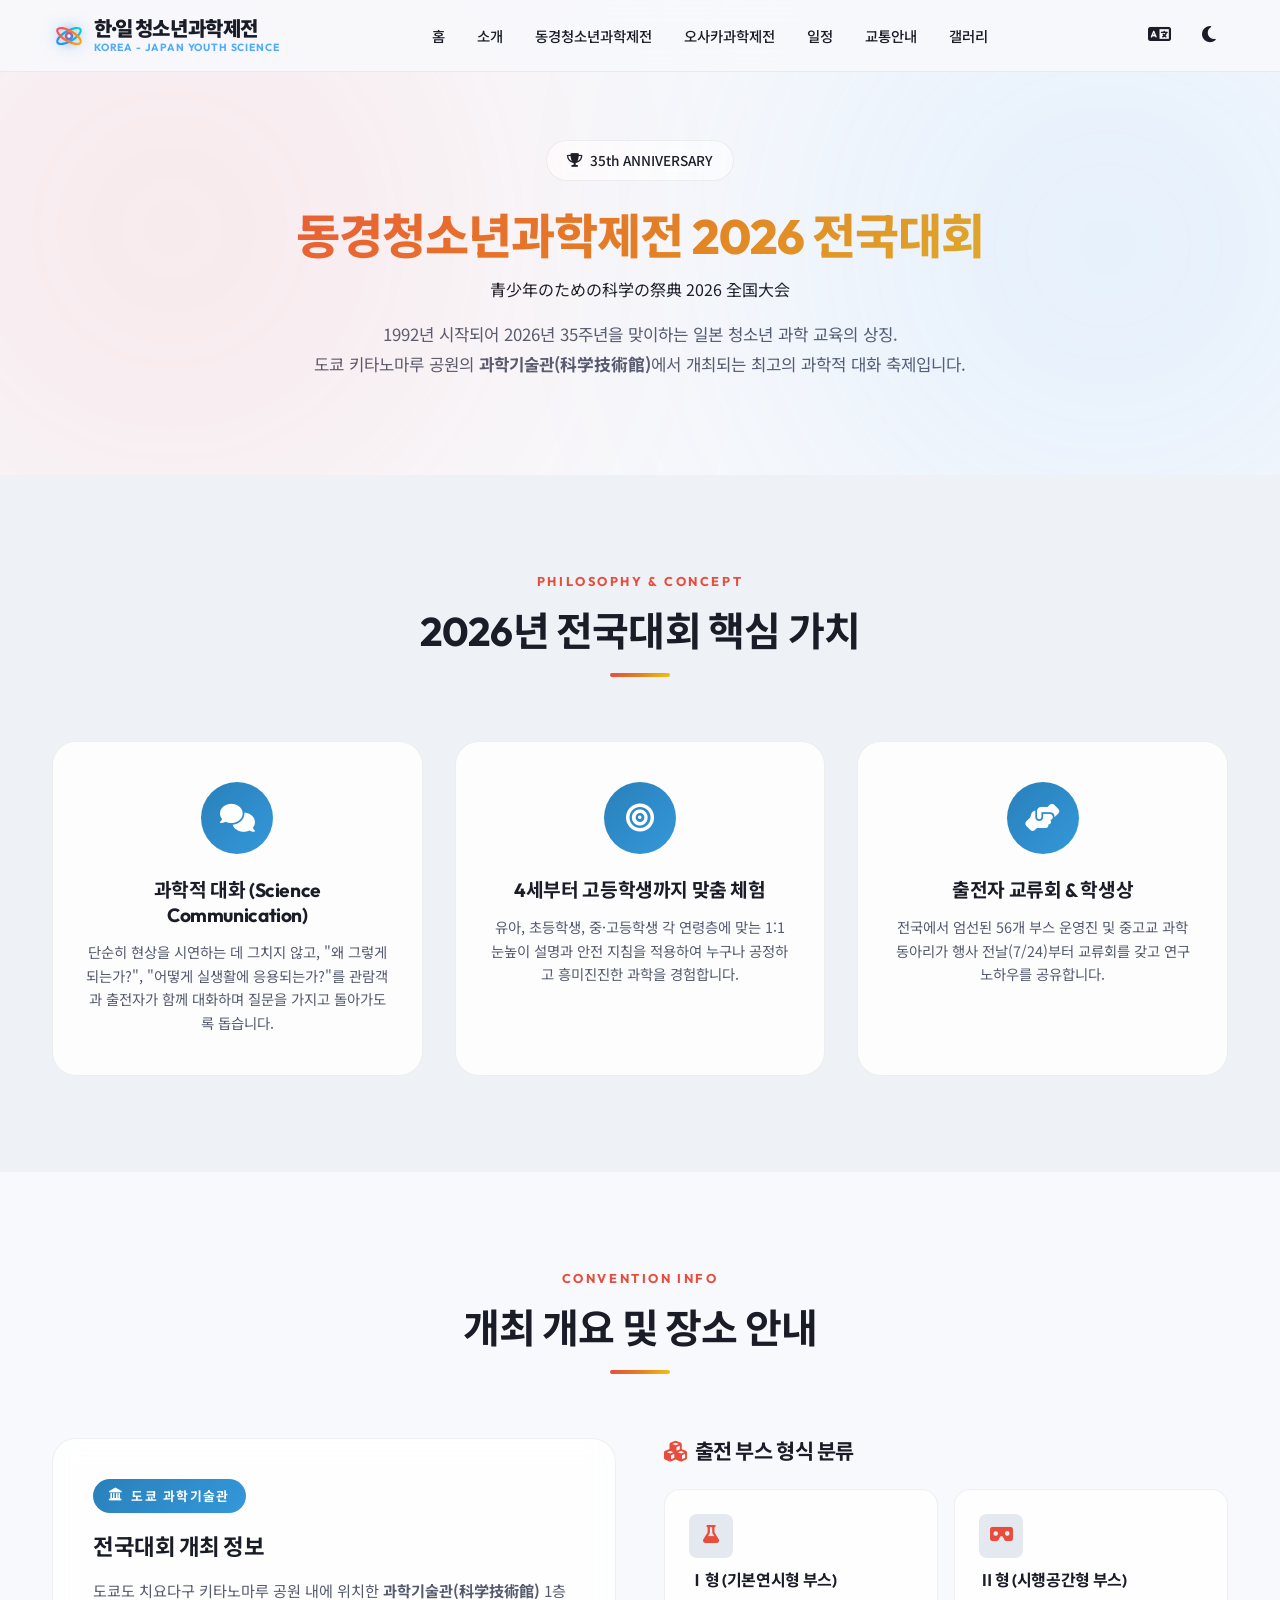
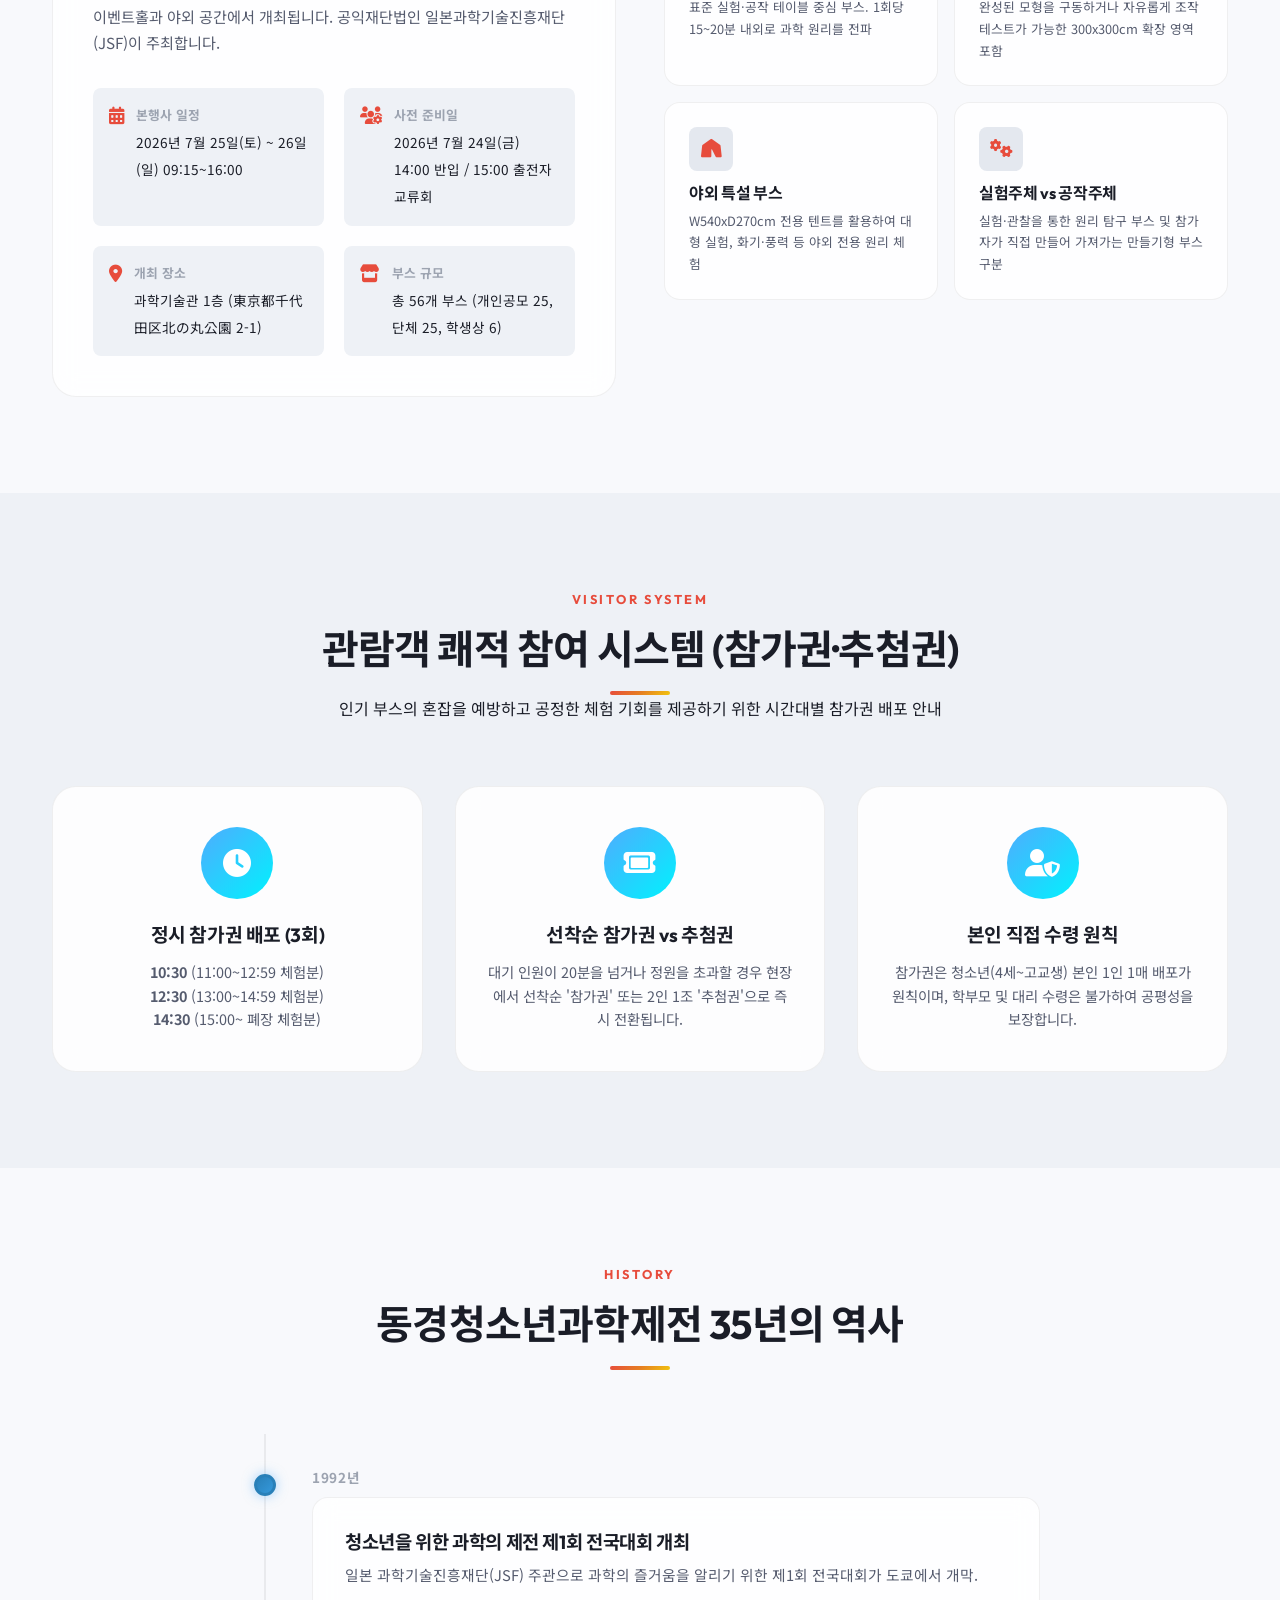
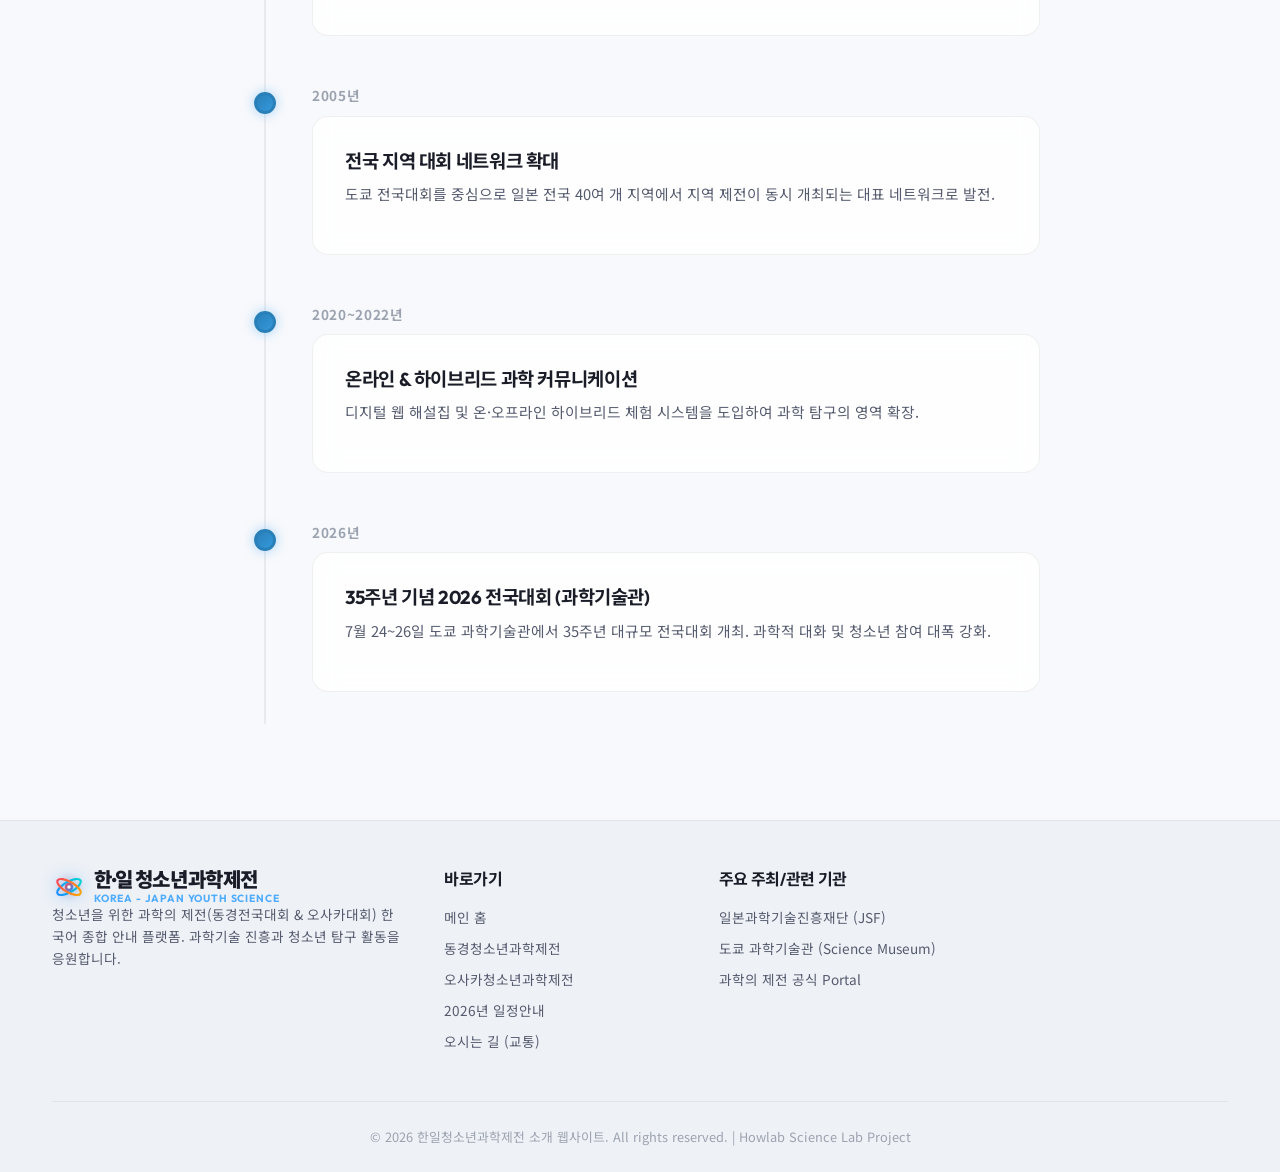
<file: pages/tokyo.html>
<!DOCTYPE html>
<html lang="ko">
<head>
    <meta charset="UTF-8">
    <meta name="viewport" content="width=device-width, initial-scale=1.0">
    <meta name="description" content="청소년을 위한 과학의 제전 2026 전국대회 (동경청소년과학제전) 상세 안내 - 도쿄 과학기술관, 프로그램, 참가권 배포, 35년 역사">
    <title>동경청소년과학제전 2026 전국대회 | 일본청소년과학제전</title>
    <link rel="preconnect" href="https://fonts.googleapis.com">
    <link rel="preconnect" href="https://fonts.gstatic.com" crossorigin>
    <link href="https://fonts.googleapis.com/css2?family=Noto+Sans+KR:wght@300;400;500;700;900&family=Outfit:wght@300;400;500;600;700;800&display=swap" rel="stylesheet">
    <link rel="stylesheet" href="https://cdnjs.cloudflare.com/ajax/libs/font-awesome/6.5.0/css/all.min.css">
    <link rel="stylesheet" href="../css/style.css">
</head>
<body class="light-theme">
    <!-- Header -->
    <header id="main-header" class="header">
        <div class="container nav-container">
            <a href="../index.html" class="logo" id="nav-logo">
                <div class="logo-icon-svg">
                    <svg width="34" height="34" viewBox="0 0 36 36" fill="none" xmlns="http://www.w3.org/2000/svg">
                        <circle cx="18" cy="18" r="16" fill="url(#logoGlowT)" opacity="0.2"/>
                        <ellipse cx="18" cy="18" rx="14" ry="5.5" stroke="url(#blueGradT)" stroke-width="2.2" transform="rotate(-30 18 18)"/>
                        <ellipse cx="18" cy="18" rx="14" ry="5.5" stroke="url(#redGradT)" stroke-width="2.2" transform="rotate(30 18 18)"/>
                        <circle cx="18" cy="18" r="4.5" fill="url(#coreGradT)"/>
                        <circle cx="18" cy="18" r="1.8" fill="#FFFFFF"/>
                        <defs>
                            <radialGradient id="logoGlowT" cx="0" cy="0" r="1" gradientUnits="userSpaceOnUse" gradientTransform="translate(18 18) scale(16)">
                                <stop stop-color="#4facfe"/>
                                <stop offset="1" stop-color="#ff4757" stop-opacity="0"/>
                            </radialGradient>
                            <linearGradient id="redGradT" x1="4" y1="18" x2="32" y2="18" gradientUnits="userSpaceOnUse">
                                <stop stop-color="#ff4757"/>
                                <stop offset="1" stop-color="#ffa502"/>
                            </linearGradient>
                            <linearGradient id="blueGradT" x1="4" y1="18" x2="32" y2="18" gradientUnits="userSpaceOnUse">
                                <stop stop-color="#1e90ff"/>
                                <stop offset="1" stop-color="#00d2d3"/>
                            </linearGradient>
                            <linearGradient id="coreGradT" x1="13.5" y1="13.5" x2="22.5" y2="22.5" gradientUnits="userSpaceOnUse">
                                <stop stop-color="#ff4757"/>
                                <stop offset="1" stop-color="#1e90ff"/>
                            </linearGradient>
                        </defs>
                    </svg>
                </div>
                <div class="logo-text-wrap">
                    <span class="logo-text"><span class="logo-kr-accent">한·일</span>청소년과학제전</span>
                    <span class="logo-sub-badge">Korea - Japan Youth Science</span>
                </div>
            </a>
            <nav class="navbar" id="navbar">
                <ul class="nav-links">
                    <li><a href="../index.html" class="nav-link">홈</a></li>
                    <li><a href="../index.html#about" class="nav-link">소개</a></li>
                    <li><a href="tokyo.html" class="nav-link active">동경청소년과학제전</a></li>
                    <li><a href="osaka.html" class="nav-link">오사카과학제전</a></li>
                    <li><a href="schedule.html" class="nav-link">일정</a></li>
                    <li><a href="access.html" class="nav-link">교통안내</a></li>
                    <li><a href="gallery.html" class="nav-link">갤러리</a></li>
                </ul>
            </nav>
            <div class="nav-actions">
                <button id="lang-toggle" class="icon-btn" aria-label="언어 전환"><i class="fa-solid fa-language"></i></button>
                <button id="theme-toggle" class="icon-btn" aria-label="테마 변경"><i class="fa-solid fa-moon"></i></button>
                <button id="mobile-menu-btn" class="mobile-menu-btn" aria-label="메뉴 열기"><i class="fa-solid fa-bars"></i></button>
            </div>
        </div>
    </header>

    <div id="mobile-drawer" class="mobile-drawer">
        <ul class="mobile-nav-links">
            <li><a href="../index.html" class="mobile-nav-link">홈</a></li>
            <li><a href="tokyo.html" class="mobile-nav-link">동경청소년과학제전</a></li>
            <li><a href="osaka.html" class="mobile-nav-link">오사카과학제전</a></li>
            <li><a href="schedule.html" class="mobile-nav-link">일정</a></li>
            <li><a href="access.html" class="mobile-nav-link">교통안내</a></li>
            <li><a href="gallery.html" class="mobile-nav-link">갤러리</a></li>
        </ul>
    </div>

    <main>
        <!-- Page Hero -->
        <section class="page-hero section-padding" style="padding-top: 140px;">
            <div class="hero-glow hero-glow-1"></div>
            <div class="hero-glow hero-glow-2"></div>
            <div class="container text-center">
                <div class="badge reveal-fade"><i class="fa-solid fa-trophy"></i> 35th ANNIVERSARY</div>
                <h1 class="reveal-fade">동경청소년과학제전 2026 전국대회</h1>
                <p class="section-description reveal-fade" style="margin-bottom:0.5rem;">青少年のための科学の祭典 2026 全国大会</p>
                <p class="hero-description reveal-fade" style="max-width: 760px; margin: 1rem auto 0;">
                    1992년 시작되어 2026년 35주년을 맞이하는 일본 청소년 과학 교육의 상징.<br>
                    도쿄 키타노마루 공원의 <strong>과학기술관(科学技術館)</strong>에서 개최되는 최고의 과학적 대화 축제입니다.
                </p>
            </div>
        </section>

        <!-- Core Concept Section -->
        <section class="section-padding" style="background: var(--bg-secondary);">
            <div class="container">
                <div class="section-header text-center reveal-fade">
                    <span class="section-subtitle">PHILOSOPHY & CONCEPT</span>
                    <h2 class="section-title">2026년 전국대회 핵심 가치</h2>
                    <div class="section-underline"></div>
                </div>

                <div class="about-grid" style="grid-template-columns: repeat(3, 1fr);">
                    <div class="about-card reveal-fade">
                        <div class="about-icon-wrap" style="background: var(--accent-gradient-tokyo);">
                            <i class="fa-solid fa-comments" style="color:#fff;"></i>
                        </div>
                        <h3>과학적 대화 (Science Communication)</h3>
                        <p>단순히 현상을 시연하는 데 그치지 않고, "왜 그렇게 되는가?", "어떻게 실생활에 응용되는가?"를 관람객과 출전자가 함께 대화하며 질문을 가지고 돌아가도록 돕습니다.</p>
                    </div>

                    <div class="about-card reveal-fade">
                        <div class="about-icon-wrap" style="background: var(--accent-gradient-tokyo);">
                            <i class="fa-solid fa-bullseye" style="color:#fff;"></i>
                        </div>
                        <h3>4세부터 고등학생까지 맞춤 체험</h3>
                        <p>유아, 초등학생, 중·고등학생 각 연령층에 맞는 1:1 눈높이 설명과 안전 지침을 적용하여 누구나 공정하고 흥미진진한 과학을 경험합니다.</p>
                    </div>

                    <div class="about-card reveal-fade">
                        <div class="about-icon-wrap" style="background: var(--accent-gradient-tokyo);">
                            <i class="fa-solid fa-handshake-angle" style="color:#fff;"></i>
                        </div>
                        <h3>출전자 교류회 & 학생상</h3>
                        <p>전국에서 엄선된 56개 부스 운영진 및 중고교 과학 동아리가 행사 전날(7/24)부터 교류회를 갖고 연구 노하우를 공유합니다.</p>
                    </div>
                </div>
            </div>
        </section>

        <!-- Venue & Festival Overview -->
        <section class="section-padding">
            <div class="container">
                <div class="section-header text-center reveal-fade">
                    <span class="section-subtitle">CONVENTION INFO</span>
                    <h2 class="section-title">개최 개요 및 장소 안내</h2>
                    <div class="section-underline"></div>
                </div>

                <div class="festival-showcase">
                    <div class="festival-info-card reveal-fade">
                        <div class="festival-badge tokyo-badge"><i class="fa-solid fa-landmark"></i> 도쿄 과학기술관</div>
                        <h3>전국대회 개최 정보</h3>
                        <p class="festival-desc">
                            도쿄도 치요다구 키타노마루 공원 내에 위치한 <strong>과학기술관(科学技術館)</strong> 1층 이벤트홀과 야외 공간에서 개최됩니다. 공익재단법인 일본과학기술진흥재단(JSF)이 주최합니다.
                        </p>
                        <div class="festival-details-grid">
                            <div class="detail-item">
                                <i class="fa-solid fa-calendar-days"></i>
                                <div><strong>본행사 일정</strong><span>2026년 7월 25일(토) ~ 26일(일) 09:15~16:00</span></div>
                            </div>
                            <div class="detail-item">
                                <i class="fa-solid fa-users-gear"></i>
                                <div><strong>사전 준비일</strong><span>2026년 7월 24일(금) 14:00 반입 / 15:00 출전자 교류회</span></div>
                            </div>
                            <div class="detail-item">
                                <i class="fa-solid fa-location-dot"></i>
                                <div><strong>개최 장소</strong><span>과학기술관 1층 (東京都千代田区北の丸公園 2-1)</span></div>
                            </div>
                            <div class="detail-item">
                                <i class="fa-solid fa-store"></i>
                                <div><strong>부스 규모</strong><span>총 56개 부스 (개인공모 25, 단체 25, 학생상 6)</span></div>
                            </div>
                        </div>
                    </div>

                    <div class="festival-programs reveal-fade">
                        <h3 class="programs-title"><i class="fa-solid fa-cubes"></i> 출전 부스 형식 분류</h3>
                        <div class="program-list">
                            <div class="program-card">
                                <div class="program-icon"><i class="fa-solid fa-flask"></i></div>
                                <h4>Ⅰ형 (기본연시형 부스)</h4>
                                <p>표준 실험·공작 테이블 중심 부스. 1회당 15~20분 내외로 과학 원리를 전파</p>
                            </div>
                            <div class="program-card">
                                <div class="program-icon"><i class="fa-solid fa-vr-cardboard"></i></div>
                                <h4>Ⅱ형 (시행공간형 부스)</h4>
                                <p>완성된 모형을 구동하거나 자유롭게 조작 테스트가 가능한 300x300cm 확장 영역 포함</p>
                            </div>
                            <div class="program-card">
                                <div class="program-icon"><i class="fa-solid fa-tent"></i></div>
                                <h4>야외 특설 부스</h4>
                                <p>W540xD270cm 전용 텐트를 활용하여 대형 실험, 화기·풍력 등 야외 전용 원리 체험</p>
                            </div>
                            <div class="program-card">
                                <div class="program-icon"><i class="fa-solid fa-gears"></i></div>
                                <h4>실험주체 vs 공작주체</h4>
                                <p>실험·관찰을 통한 원리 탐구 부스 및 참가자가 직접 만들어 가져가는 만들기형 부스 구분</p>
                            </div>
                        </div>
                    </div>
                </div>
            </div>
        </section>

        <!-- Ticketing & Queuing Rules -->
        <section class="section-padding" style="background: var(--bg-secondary);">
            <div class="container">
                <div class="section-header text-center reveal-fade">
                    <span class="section-subtitle">VISITOR SYSTEM</span>
                    <h2 class="section-title">관람객 쾌적 참여 시스템 (참가권·추첨권)</h2>
                    <div class="section-underline"></div>
                    <p class="section-description">인기 부스의 혼잡을 예방하고 공정한 체험 기회를 제공하기 위한 시간대별 참가권 배포 안내</p>
                </div>

                <div class="about-grid" style="grid-template-columns: repeat(3, 1fr);">
                    <div class="about-card reveal-fade">
                        <div class="about-icon-wrap" style="background: linear-gradient(135deg, #4facfe, #00f2fe);">
                            <i class="fa-solid fa-clock" style="color:#fff;"></i>
                        </div>
                        <h3>정시 참가권 배포 (3회)</h3>
                        <p><strong>10:30</strong> (11:00~12:59 체험분)<br><strong>12:30</strong> (13:00~14:59 체험분)<br><strong>14:30</strong> (15:00~ 폐장 체험분)</p>
                    </div>

                    <div class="about-card reveal-fade">
                        <div class="about-icon-wrap" style="background: linear-gradient(135deg, #4facfe, #00f2fe);">
                            <i class="fa-solid fa-ticket" style="color:#fff;"></i>
                        </div>
                        <h3>선착순 참가권 vs 추첨권</h3>
                        <p>대기 인원이 20분을 넘거나 정원을 초과할 경우 현장에서 선착순 '참가권' 또는 2인 1조 '추첨권'으로 즉시 전환됩니다.</p>
                    </div>

                    <div class="about-card reveal-fade">
                        <div class="about-icon-wrap" style="background: linear-gradient(135deg, #4facfe, #00f2fe);">
                            <i class="fa-solid fa-user-shield" style="color:#fff;"></i>
                        </div>
                        <h3>본인 직접 수령 원칙</h3>
                        <p>참가권은 청소년(4세~고교생) 본인 1인 1매 배포가 원칙이며, 학부모 및 대리 수령은 불가하여 공평성을 보장합니다.</p>
                    </div>
                </div>
            </div>
        </section>

        <!-- Timeline History -->
        <section class="section-padding">
            <div class="container">
                <div class="section-header text-center reveal-fade">
                    <span class="section-subtitle">HISTORY</span>
                    <h2 class="section-title">동경청소년과학제전 35년의 역사</h2>
                    <div class="section-underline"></div>
                </div>
                <div class="timeline">
                    <div class="timeline-item reveal-fade">
                        <div class="timeline-dot tokyo-dot"></div>
                        <div class="timeline-date">1992년</div>
                        <div class="timeline-content">
                            <h3>청소년을 위한 과학의 제전 제1회 전국대회 개최</h3>
                            <p class="timeline-description">일본 과학기술진흥재단(JSF) 주관으로 과학의 즐거움을 알리기 위한 제1회 전국대회가 도쿄에서 개막.</p>
                        </div>
                    </div>
                    <div class="timeline-item reveal-fade">
                        <div class="timeline-dot tokyo-dot"></div>
                        <div class="timeline-date">2005년</div>
                        <div class="timeline-content">
                            <h3>전국 지역 대회 네트워크 확대</h3>
                            <p class="timeline-description">도쿄 전국대회를 중심으로 일본 전국 40여 개 지역에서 지역 제전이 동시 개최되는 대표 네트워크로 발전.</p>
                        </div>
                    </div>
                    <div class="timeline-item reveal-fade">
                        <div class="timeline-dot tokyo-dot"></div>
                        <div class="timeline-date">2020~2022년</div>
                        <div class="timeline-content">
                            <h3>온라인 & 하이브리드 과학 커뮤니케이션</h3>
                            <p class="timeline-description">디지털 웹 해설집 및 온·오프라인 하이브리드 체험 시스템을 도입하여 과학 탐구의 영역 확장.</p>
                        </div>
                    </div>
                    <div class="timeline-item reveal-fade">
                        <div class="timeline-dot tokyo-dot"></div>
                        <div class="timeline-date">2026년</div>
                        <div class="timeline-content">
                            <h3>35주년 기념 2026 전국대회 (과학기술관)</h3>
                            <p class="timeline-description">7월 24~26일 도쿄 과학기술관에서 35주년 대규모 전국대회 개최. 과학적 대화 및 청소년 참여 대폭 강화.</p>
                        </div>
                    </div>
                </div>
            </div>
        </section>
    </main>

    <footer class="footer">
        <div class="container footer-container">
            <div class="footer-top">
                <div class="footer-brand">
                    <a href="../index.html" class="logo">
                        <div class="logo-icon-svg">
                            <svg width="34" height="34" viewBox="0 0 36 36" fill="none" xmlns="http://www.w3.org/2000/svg">
                                <circle cx="18" cy="18" r="16" fill="url(#logoGlowTF)" opacity="0.2"/>
                                <ellipse cx="18" cy="18" rx="14" ry="5.5" stroke="url(#blueGradTF)" stroke-width="2.2" transform="rotate(-30 18 18)"/>
                                <ellipse cx="18" cy="18" rx="14" ry="5.5" stroke="url(#redGradTF)" stroke-width="2.2" transform="rotate(30 18 18)"/>
                                <circle cx="18" cy="18" r="4.5" fill="url(#coreGradTF)"/>
                                <circle cx="18" cy="18" r="1.8" fill="#FFFFFF"/>
                                <defs>
                                    <radialGradient id="logoGlowTF" cx="0" cy="0" r="1" gradientUnits="userSpaceOnUse" gradientTransform="translate(18 18) scale(16)">
                                        <stop stop-color="#4facfe"/>
                                        <stop offset="1" stop-color="#ff4757" stop-opacity="0"/>
                                    </radialGradient>
                                    <linearGradient id="redGradTF" x1="4" y1="18" x2="32" y2="18" gradientUnits="userSpaceOnUse">
                                        <stop stop-color="#ff4757"/>
                                        <stop offset="1" stop-color="#ffa502"/>
                                    </linearGradient>
                                    <linearGradient id="blueGradTF" x1="4" y1="18" x2="32" y2="18" gradientUnits="userSpaceOnUse">
                                        <stop stop-color="#1e90ff"/>
                                        <stop offset="1" stop-color="#00d2d3"/>
                                    </linearGradient>
                                    <linearGradient id="coreGradTF" x1="13.5" y1="13.5" x2="22.5" y2="22.5" gradientUnits="userSpaceOnUse">
                                        <stop stop-color="#ff4757"/>
                                        <stop offset="1" stop-color="#1e90ff"/>
                                    </linearGradient>
                                </defs>
                            </svg>
                        </div>
                        <div class="logo-text-wrap">
                            <span class="logo-text"><span class="logo-kr-accent">한·일</span>청소년과학제전</span>
                            <span class="logo-sub-badge">Korea - Japan Youth Science</span>
                        </div>
                    </a>
                    <p class="footer-desc">
                        청소년을 위한 과학의 제전(동경전국대회 & 오사카대회) 한국어 종합 안내 플랫폼.
                        과학기술 진흥과 청소년 탐구 활동을 응원합니다.
                    </p>
                </div>

                <div class="footer-nav">
                    <h4>바로가기</h4>
                    <ul>
                        <li><a href="../index.html">메인 홈</a></li>
                        <li><a href="tokyo.html">동경청소년과학제전</a></li>
                        <li><a href="osaka.html">오사카청소년과학제전</a></li>
                        <li><a href="schedule.html">2026년 일정안내</a></li>
                        <li><a href="access.html">오시는 길 (교통)</a></li>
                    </ul>
                </div>

                <div class="footer-nav">
                    <h4>주요 주최/관련 기관</h4>
                    <ul>
                        <li><a href="https://www.jsf.or.jp" target="_blank" rel="noopener">일본과학기술진흥재단 (JSF)</a></li>
                        <li><a href="https://www.jsf.or.jp/museum/" target="_blank" rel="noopener">도쿄 과학기술관 (Science Museum)</a></li>
                        <li><a href="http://www.kagakunosaiten.jp/" target="_blank" rel="noopener">과학의 제전 공식 Portal</a></li>
                    </ul>
                </div>
            </div>

            <div class="footer-bottom">
                <p>&copy; 2026 한일청소년과학제전 소개 웹사이트. All rights reserved. | Howlab Science Lab Project</p>
            </div>
        </div>
    </footer>

    <script src="../js/script.js"></script>
</body>
</html>
</file>
<file: css/style.css>
/* ==========================================================================
   CSS Variables & Design Tokens
   ========================================================================== */
:root {
    --font-heading: 'Outfit', 'Noto Sans KR', sans-serif;
    --font-body: 'Noto Sans KR', sans-serif;
    --spacing-xs: 0.5rem;
    --spacing-sm: 1rem;
    --spacing-md: 1.5rem;
    --spacing-lg: 3rem;
    --spacing-xl: 5rem;
    --transition-fast: all 0.2s cubic-bezier(0.4, 0, 0.2, 1);
    --transition-normal: all 0.4s cubic-bezier(0.4, 0, 0.2, 1);
    --transition-slow: all 0.8s cubic-bezier(0.4, 0, 0.2, 1);
    --border-radius-sm: 8px;
    --border-radius-md: 16px;
    --border-radius-lg: 24px;
    --border-radius-xl: 32px;
}

/* ---------- Dark Theme ---------- */
.dark-theme {
    --bg-primary: #06080f;
    --bg-secondary: #0d1117;
    --bg-tertiary: #161b22;
    --bg-card: rgba(22, 27, 34, 0.75);
    --bg-card-hover: rgba(33, 40, 52, 0.9);
    --border-color: rgba(255, 255, 255, 0.06);
    --border-color-hover: rgba(255, 255, 255, 0.14);
    --text-primary: #f0f3f7;
    --text-secondary: #8b949e;
    --text-muted: #484f58;
    --accent-primary: #ff6b6b;
    --accent-secondary: #ff9a56;
    --accent-tokyo: #4facfe;
    --accent-osaka: #f093fb;
    --accent-gradient: linear-gradient(135deg, #ff6b6b 0%, #ff9a56 50%, #ffd93d 100%);
    --accent-gradient-tokyo: linear-gradient(135deg, #4facfe 0%, #00f2fe 100%);
    --accent-gradient-osaka: linear-gradient(135deg, #f093fb 0%, #f5576c 100%);
    --accent-glow: rgba(255, 107, 107, 0.15);
    --shadow-sm: 0 4px 6px rgba(0, 0, 0, 0.3);
    --shadow-md: 0 10px 25px rgba(0, 0, 0, 0.5);
    --shadow-lg: 0 20px 40px rgba(0, 0, 0, 0.6);
    --shadow-glow: 0 0 30px rgba(255, 107, 107, 0.25);
    --header-bg: rgba(6, 8, 15, 0.85);
}

/* ---------- Light Theme ---------- */
.light-theme {
    --bg-primary: #f8f9fc;
    --bg-secondary: #eef1f6;
    --bg-tertiary: #e4e8ef;
    --bg-card: rgba(255, 255, 255, 0.85);
    --bg-card-hover: rgba(255, 255, 255, 0.95);
    --border-color: rgba(0, 0, 0, 0.06);
    --border-color-hover: rgba(0, 0, 0, 0.12);
    --text-primary: #1a1d27;
    --text-secondary: #555b6e;
    --text-muted: #9ca3b0;
    --accent-primary: #e74c3c;
    --accent-secondary: #e67e22;
    --accent-tokyo: #2980b9;
    --accent-osaka: #9b59b6;
    --accent-gradient: linear-gradient(135deg, #e74c3c 0%, #e67e22 50%, #f1c40f 100%);
    --accent-gradient-tokyo: linear-gradient(135deg, #2980b9 0%, #3498db 100%);
    --accent-gradient-osaka: linear-gradient(135deg, #9b59b6 0%, #e74c3c 100%);
    --accent-glow: rgba(231, 76, 60, 0.1);
    --shadow-sm: 0 2px 8px rgba(0, 0, 0, 0.06);
    --shadow-md: 0 8px 24px rgba(0, 0, 0, 0.08);
    --shadow-lg: 0 16px 40px rgba(0, 0, 0, 0.1);
    --shadow-glow: 0 0 20px rgba(231, 76, 60, 0.15);
    --header-bg: rgba(248, 249, 252, 0.88);
}

/* ==========================================================================
   Global Reset & Base
   ========================================================================== */
*, *::before, *::after {
    margin: 0;
    padding: 0;
    box-sizing: border-box;
}

html {
    scroll-behavior: smooth;
    font-size: 16px;
}

body {
    background-color: var(--bg-primary);
    color: var(--text-primary);
    font-family: var(--font-body);
    line-height: 1.7;
    overflow-x: hidden;
    transition: background-color 0.4s ease, color 0.4s ease;
}

a { text-decoration: none; color: inherit; transition: var(--transition-fast); }
ul { list-style: none; }
img { max-width: 100%; height: auto; display: block; }

.container {
    width: 100%;
    max-width: 1240px;
    margin: 0 auto;
    padding: 0 2rem;
}

.section-padding { padding: 6rem 0; }

/* ==========================================================================
   Typography
   ========================================================================== */
h1, h2, h3, h4, h5, h6 {
    font-family: var(--font-heading);
    font-weight: 700;
    letter-spacing: -0.02em;
    line-height: 1.3;
}

.gradient-text {
    background: var(--accent-gradient);
    -webkit-background-clip: text;
    -webkit-text-fill-color: transparent;
    background-clip: text;
}

.jp-text {
    font-size: 0.65em;
    opacity: 0.6;
    font-weight: 400;
    margin-left: 0.5rem;
}

.section-header { margin-bottom: 4rem; }
.section-subtitle {
    font-family: var(--font-heading);
    font-size: 0.8rem;
    font-weight: 700;
    letter-spacing: 0.2em;
    color: var(--accent-primary);
    text-transform: uppercase;
    display: block;
    margin-bottom: 0.75rem;
}
.section-title { font-size: 2.5rem; }
.section-underline {
    width: 60px;
    height: 4px;
    background: var(--accent-gradient);
    margin: 1rem auto 0;
    border-radius: 2px;
}
.text-center { text-align: center; }

.badge {
    display: inline-flex;
    align-items: center;
    gap: 0.5rem;
    padding: 0.5rem 1.25rem;
    border-radius: 9999px;
    background: var(--bg-card);
    border: 1px solid var(--border-color);
    font-size: 0.85rem;
    font-weight: 500;
    margin-bottom: 1.5rem;
    backdrop-filter: blur(8px);
}

/* ---------- Buttons ---------- */
.btn {
    display: inline-flex;
    align-items: center;
    justify-content: center;
    padding: 0.8rem 2rem;
    font-weight: 600;
    font-size: 0.95rem;
    border-radius: var(--border-radius-sm);
    transition: var(--transition-normal);
    cursor: pointer;
    gap: 0.5rem;
    border: none;
    font-family: var(--font-body);
}
.btn-primary {
    background: var(--accent-gradient);
    color: #fff;
    box-shadow: var(--shadow-glow);
}
.btn-primary:hover {
    transform: translateY(-3px);
    box-shadow: 0 8px 30px rgba(255, 107, 107, 0.4);
}
.btn-secondary {
    background: transparent;
    color: var(--text-primary);
    border: 1px solid var(--border-color);
}
.btn-secondary:hover {
    background: var(--bg-card);
    border-color: var(--accent-primary);
    transform: translateY(-3px);
}
.btn-lg { padding: 1rem 2.5rem; font-size: 1.05rem; }
.cta-banner { text-align: center; margin-top: 3rem; }

/* ==========================================================================
   Header & Navigation
   ========================================================================== */
.header {
    position: fixed;
    top: 0; left: 0; width: 100%;
    z-index: 1000;
    background-color: var(--header-bg);
    backdrop-filter: blur(16px);
    border-bottom: 1px solid var(--border-color);
    transition: var(--transition-normal);
    height: 72px;
}
.header.scrolled {
    height: 64px;
    box-shadow: var(--shadow-md);
    background-color: var(--bg-primary);
}
.nav-container {
    display: flex;
    justify-content: space-between;
    align-items: center;
    height: 100%;
}

/* Korean-Style Modern Brand Logo */
.logo {
    display: flex;
    align-items: center;
    gap: 0.75rem;
    text-decoration: none;
    transition: var(--transition-fast);
}
.logo:hover {
    transform: scale(1.02);
}
.logo-icon-svg {
    display: flex;
    align-items: center;
    justify-content: center;
    filter: drop-shadow(0 0 8px rgba(30, 144, 255, 0.4));
    transition: var(--transition-normal);
}
.logo:hover .logo-icon-svg {
    filter: drop-shadow(0 0 12px rgba(255, 71, 87, 0.6));
    transform: rotate(15deg);
}
.logo-text-wrap {
    display: flex;
    flex-direction: column;
    line-height: 1.1;
}
.logo-text {
    font-family: var(--font-heading);
    font-size: 1.25rem;
    font-weight: 900;
    letter-spacing: -0.02em;
    color: var(--text-primary);
}
.logo-kr-accent {
    color: var(--text-primary);
    -webkit-text-fill-color: var(--text-primary);
    background: none;
    font-weight: 900;
    margin-right: 2px;
}
.logo-sub-badge {
    font-size: 0.65rem;
    font-weight: 700;
    color: #4facfe;
    letter-spacing: 0.08em;
    text-transform: uppercase;
    margin-top: 2px;
}
.logo {
    display: flex;
    align-items: center;
    gap: 0.5rem;
    font-size: 1.3rem;
    font-weight: 800;
    font-family: var(--font-heading);
}
.logo-icon { color: var(--accent-primary); font-size: 1.4rem; }
.logo-accent { color: var(--accent-primary); }
.nav-links { display: flex; gap: 2rem; }
.nav-link {
    font-size: 0.9rem;
    font-weight: 500;
    position: relative;
    padding: 0.5rem 0;
}
.nav-link::after {
    content: '';
    position: absolute;
    bottom: 0; left: 0;
    width: 0; height: 2px;
    background: var(--accent-gradient);
    transition: var(--transition-fast);
}
.nav-link:hover, .nav-link.active { color: var(--accent-primary); }
.nav-link:hover::after, .nav-link.active::after { width: 100%; }

.nav-actions { display: flex; align-items: center; gap: 0.75rem; }
.icon-btn, .mobile-menu-btn {
    background: none; border: none; cursor: pointer;
    font-size: 1.15rem; color: var(--text-primary);
    width: 38px; height: 38px; border-radius: 50%;
    display: flex; align-items: center; justify-content: center;
    transition: var(--transition-fast);
}
.icon-btn:hover, .mobile-menu-btn:hover {
    background-color: var(--bg-tertiary);
    color: var(--accent-primary);
}
.mobile-menu-btn { display: none; }

/* Mobile Drawer */
.mobile-drawer {
    position: fixed;
    top: 72px; left: 0; width: 100%;
    background: var(--bg-primary);
    border-bottom: 1px solid var(--border-color);
    padding: 1.5rem 2rem;
    z-index: 999;
    transform: translateY(-150%);
    transition: transform 0.4s cubic-bezier(0.4, 0, 0.2, 1);
    box-shadow: var(--shadow-md);
}
.mobile-drawer.open { transform: translateY(0); }
.mobile-nav-links { display: flex; flex-direction: column; gap: 1rem; }
.mobile-nav-link {
    font-size: 1.1rem; font-weight: 600;
    padding: 0.75rem 1rem;
    border-radius: var(--border-radius-sm);
    transition: var(--transition-fast);
}
.mobile-nav-link:hover { background: var(--bg-tertiary); color: var(--accent-primary); }

/* ==========================================================================
   Hero Section
   ========================================================================== */
.hero-section {
    position: relative;
    min-height: 100vh;
    display: flex;
    align-items: center;
    padding-top: 100px;
    padding-bottom: 60px;
    overflow: hidden;
}
.hero-particles {
    position: absolute;
    top: 0; left: 0; width: 100%; height: 100%;
    z-index: 0;
    overflow: hidden;
}
.particle {
    position: absolute;
    border-radius: 50%;
    opacity: 0;
    animation: particleFloat linear infinite;
}
@keyframes particleFloat {
    0% { transform: translateY(100vh) rotate(0deg); opacity: 0; }
    10% { opacity: 1; }
    90% { opacity: 1; }
    100% { transform: translateY(-10vh) rotate(720deg); opacity: 0; }
}
.hero-glow {
    position: absolute;
    width: 600px; height: 600px;
    border-radius: 50%;
    filter: blur(150px);
    opacity: 0.12;
    pointer-events: none;
    z-index: 1;
}
.hero-glow-1 { top: -15%; left: -10%; background: #ff6b6b; }
.hero-glow-2 { bottom: -15%; right: -10%; background: #4facfe; }
.hero-glow-3 { top: 30%; right: 20%; background: #f093fb; width: 400px; height: 400px; }

.hero-container {
    position: relative;
    z-index: 2;
    max-width: 800px;
    text-align: center;
    margin: 0 auto;
}
.hero-content h1 {
    font-size: 3.25rem;
    line-height: 1.2;
    margin-bottom: 1.5rem;
}
.hero-description {
    font-size: 1.1rem;
    color: var(--text-secondary);
    margin-bottom: 2.5rem;
    max-width: 650px;
    margin-left: auto;
    margin-right: auto;
}
.hero-actions {
    display: flex;
    justify-content: center;
    gap: 1rem;
    margin-bottom: 4rem;
}
.hero-stats {
    display: flex;
    justify-content: center;
    align-items: center;
    gap: 2.5rem;
}
.stat-item { text-align: center; }
.stat-number {
    font-family: var(--font-heading);
    font-size: 2.5rem;
    font-weight: 800;
    background: var(--accent-gradient);
    -webkit-background-clip: text;
    -webkit-text-fill-color: transparent;
    background-clip: text;
}
.stat-suffix {
    font-family: var(--font-heading);
    font-size: 1.5rem;
    font-weight: 700;
    color: var(--accent-primary);
}
.stat-label {
    display: block;
    font-size: 0.85rem;
    color: var(--text-muted);
    margin-top: 0.25rem;
}
.stat-divider {
    width: 1px;
    height: 48px;
    background: var(--border-color);
}

/* Scroll Indicator */
.scroll-indicator {
    position: absolute;
    bottom: 30px; left: 50%;
    transform: translateX(-50%);
    z-index: 2;
    display: flex;
    flex-direction: column;
    align-items: center;
    gap: 0.5rem;
}
.mouse-icon {
    width: 24px; height: 40px;
    border: 2px solid var(--text-muted);
    border-radius: 16px;
    display: flex;
    justify-content: center;
    padding-top: 6px;
}
.wheel {
    width: 3px; height: 7px;
    background: var(--accent-primary);
    border-radius: 2px;
    animation: scrollWheel 1.5s infinite;
}
.scroll-text {
    font-size: 0.7rem;
    color: var(--text-muted);
    letter-spacing: 0.1em;
    text-transform: uppercase;
}
@keyframes scrollWheel {
    0% { transform: translateY(0); opacity: 1; }
    100% { transform: translateY(12px); opacity: 0; }
}

/* ==========================================================================
   About Section
   ========================================================================== */
.about-grid {
    display: grid;
    grid-template-columns: repeat(4, 1fr);
    gap: 2rem;
}
.about-card {
    background: var(--bg-card);
    border: 1px solid var(--border-color);
    border-radius: var(--border-radius-lg);
    padding: 2.5rem 2rem;
    text-align: center;
    backdrop-filter: blur(12px);
    transition: var(--transition-normal);
    position: relative;
    overflow: hidden;
}
.about-card::before {
    content: '';
    position: absolute;
    top: 0; left: 0;
    width: 100%; height: 3px;
    background: var(--accent-gradient);
    opacity: 0;
    transition: var(--transition-fast);
}
.about-card:hover {
    transform: translateY(-8px);
    border-color: var(--border-color-hover);
    box-shadow: var(--shadow-lg);
}
.about-card:hover::before { opacity: 1; }

.about-icon-wrap {
    width: 72px; height: 72px;
    border-radius: 50%;
    background: var(--bg-tertiary);
    display: flex;
    align-items: center;
    justify-content: center;
    font-size: 1.75rem;
    color: var(--accent-primary);
    margin: 0 auto 1.5rem;
    transition: var(--transition-normal);
}
.about-card:hover .about-icon-wrap {
    background: var(--accent-gradient);
    color: #fff;
    transform: scale(1.1) rotateY(180deg);
}
.about-card h3 { font-size: 1.2rem; margin-bottom: 0.75rem; }
.about-card p { color: var(--text-secondary); font-size: 0.9rem; line-height: 1.65; }

/* ==========================================================================
   Festival Sections (Tokyo & Osaka)
   ========================================================================== */
.festival-section { position: relative; }
.tokyo-section { background: var(--bg-secondary); }

.festival-showcase {
    display: grid;
    grid-template-columns: 1fr 1fr;
    gap: 3rem;
    align-items: start;
}
.festival-showcase.reverse { direction: rtl; }
.festival-showcase.reverse > * { direction: ltr; }

.festival-info-card {
    background: var(--bg-card);
    border: 1px solid var(--border-color);
    border-radius: var(--border-radius-lg);
    padding: 2.5rem;
    backdrop-filter: blur(12px);
    transition: var(--transition-normal);
}
.festival-info-card:hover {
    border-color: var(--border-color-hover);
    box-shadow: var(--shadow-lg);
}
.festival-badge {
    display: inline-flex;
    align-items: center;
    gap: 0.5rem;
    padding: 0.4rem 1rem;
    border-radius: 9999px;
    font-size: 0.8rem;
    font-weight: 700;
    letter-spacing: 0.1em;
    margin-bottom: 1.25rem;
}
.tokyo-badge { background: var(--accent-gradient-tokyo); color: #fff; }
.osaka-badge { background: var(--accent-gradient-osaka); color: #fff; }

.festival-info-card h3 { font-size: 1.4rem; margin-bottom: 1rem; }
.festival-desc {
    color: var(--text-secondary);
    font-size: 0.95rem;
    margin-bottom: 2rem;
    line-height: 1.7;
}

.festival-details-grid {
    display: grid;
    grid-template-columns: 1fr 1fr;
    gap: 1.25rem;
}
.detail-item {
    display: flex;
    align-items: flex-start;
    gap: 0.75rem;
    padding: 1rem;
    background: var(--bg-secondary);
    border-radius: var(--border-radius-sm);
    transition: var(--transition-fast);
}
.detail-item:hover { background: var(--bg-tertiary); }
.detail-item i {
    color: var(--accent-primary);
    font-size: 1.1rem;
    margin-top: 0.2rem;
}
.detail-item strong {
    display: block;
    font-size: 0.8rem;
    color: var(--text-muted);
    margin-bottom: 0.15rem;
}
.detail-item span { font-size: 0.85rem; }

/* Programs */
.programs-title {
    display: flex;
    align-items: center;
    gap: 0.5rem;
    font-size: 1.25rem;
    margin-bottom: 1.5rem;
    color: var(--accent-primary);
}
.program-list {
    display: grid;
    grid-template-columns: 1fr 1fr;
    gap: 1rem;
}
.program-card {
    background: var(--bg-card);
    border: 1px solid var(--border-color);
    border-radius: var(--border-radius-md);
    padding: 1.5rem;
    transition: var(--transition-normal);
}
.program-card:hover {
    transform: translateY(-4px);
    border-color: var(--border-color-hover);
    box-shadow: var(--shadow-md);
}
.program-icon {
    width: 44px; height: 44px;
    border-radius: var(--border-radius-sm);
    background: var(--bg-tertiary);
    display: flex;
    align-items: center;
    justify-content: center;
    font-size: 1.15rem;
    color: var(--accent-primary);
    margin-bottom: 0.75rem;
    transition: var(--transition-fast);
}
.program-card:hover .program-icon {
    background: var(--accent-gradient);
    color: #fff;
}
.program-card h4 { font-size: 1rem; margin-bottom: 0.35rem; }
.program-card p { color: var(--text-secondary); font-size: 0.8rem; }

/* ==========================================================================
   Comparison Table
   ========================================================================== */
.compare-section { background: var(--bg-secondary); }
.compare-table-wrapper {
    overflow-x: auto;
    border-radius: var(--border-radius-lg);
    border: 1px solid var(--border-color);
    box-shadow: var(--shadow-md);
}
.compare-table {
    width: 100%;
    border-collapse: collapse;
    background: var(--bg-card);
    backdrop-filter: blur(12px);
}
.compare-table thead th {
    padding: 1.25rem 1.5rem;
    font-size: 1rem;
    font-weight: 700;
    text-align: left;
    border-bottom: 2px solid var(--border-color);
}
.compare-table thead th:first-child { width: 20%; }
.tokyo-col { color: var(--accent-tokyo); }
.osaka-col { color: var(--accent-osaka); }
.compare-table tbody td {
    padding: 1rem 1.5rem;
    font-size: 0.9rem;
    border-bottom: 1px solid var(--border-color);
    vertical-align: top;
}
.compare-table tbody tr:hover { background: var(--bg-card-hover); }
.compare-table tbody tr:last-child td { border-bottom: none; }

/* ==========================================================================
   Schedule / Timeline
   ========================================================================== */
.timeline {
    position: relative;
    max-width: 800px;
    margin: 0 auto;
    padding: 2rem 0;
}
.timeline::before {
    content: '';
    position: absolute;
    top: 0; bottom: 0;
    left: 24px;
    width: 2px;
    background: var(--border-color);
}
.timeline-item {
    position: relative;
    padding-left: 72px;
    margin-bottom: 3rem;
}
.timeline-item:last-child { margin-bottom: 0; }
.timeline-dot {
    position: absolute;
    left: 14px; top: 8px;
    width: 22px; height: 22px;
    border-radius: 50%;
    border: 3px solid;
    background: var(--bg-primary);
    z-index: 2;
}
.tokyo-dot { border-color: var(--accent-tokyo); }
.osaka-dot { border-color: var(--accent-osaka); }

.timeline-date {
    font-size: 0.85rem;
    font-weight: 700;
    color: var(--text-muted);
    margin-bottom: 0.5rem;
    letter-spacing: 0.05em;
}
.timeline-content {
    background: var(--bg-card);
    border: 1px solid var(--border-color);
    border-radius: var(--border-radius-md);
    padding: 2rem;
    backdrop-filter: blur(12px);
    transition: var(--transition-normal);
}
.timeline-content:hover {
    border-color: var(--border-color-hover);
    box-shadow: var(--shadow-md);
}
.timeline-header {
    display: flex;
    align-items: center;
    gap: 0.75rem;
    margin-bottom: 0.75rem;
    flex-wrap: wrap;
}
.timeline-badge {
    display: inline-flex;
    align-items: center;
    gap: 0.3rem;
    padding: 0.3rem 0.8rem;
    border-radius: 9999px;
    font-size: 0.7rem;
    font-weight: 700;
    letter-spacing: 0.08em;
}
.tokyo-badge-sm { background: var(--accent-gradient-tokyo); color: #fff; }
.osaka-badge-sm { background: var(--accent-gradient-osaka); color: #fff; }

.timeline-header h3 { font-size: 1.15rem; }
.timeline-description {
    color: var(--text-secondary);
    font-size: 0.9rem;
    margin-bottom: 1rem;
}
.timeline-tags { display: flex; gap: 0.5rem; flex-wrap: wrap; }
.tag {
    padding: 0.2rem 0.65rem;
    border-radius: 9999px;
    font-size: 0.75rem;
    font-weight: 500;
    background: var(--bg-tertiary);
    color: var(--text-secondary);
    border: 1px solid var(--border-color);
}

/* ==========================================================================
   Access Section
   ========================================================================== */
.access-grid {
    display: grid;
    grid-template-columns: 1fr 1fr;
    gap: 2.5rem;
}
.access-card {
    border-radius: var(--border-radius-lg);
    overflow: hidden;
    border: 1px solid var(--border-color);
    background: var(--bg-card);
    backdrop-filter: blur(12px);
    transition: var(--transition-normal);
}
.access-card:hover {
    transform: translateY(-5px);
    box-shadow: var(--shadow-lg);
}
.access-card-header {
    padding: 2rem;
    text-align: center;
    color: #fff;
}
.access-card-header i { font-size: 2rem; margin-bottom: 0.5rem; }
.access-card-header h3 { font-size: 1.3rem; margin-bottom: 0.25rem; }
.access-card-header span { font-size: 0.85rem; opacity: 0.85; }
.tokyo-header { background: var(--accent-gradient-tokyo); }
.osaka-header { background: var(--accent-gradient-osaka); }

.access-card-body { padding: 2rem; }
.access-address {
    display: flex;
    align-items: flex-start;
    gap: 0.75rem;
    padding-bottom: 1.5rem;
    margin-bottom: 1.5rem;
    border-bottom: 1px solid var(--border-color);
}
.access-address i { color: var(--accent-primary); margin-top: 0.25rem; }
.access-address p { font-size: 0.85rem; color: var(--text-secondary); line-height: 1.6; }

.access-routes { display: flex; flex-direction: column; gap: 1rem; }
.access-routes li {
    display: flex;
    align-items: center;
    gap: 0.75rem;
    font-size: 0.85rem;
}
.access-routes li i { color: var(--accent-primary); width: 20px; text-align: center; }

/* ==========================================================================
   Gallery Section
   ========================================================================== */
.gallery-section { background: var(--bg-secondary); }
.gallery-grid {
    display: grid;
    grid-template-columns: repeat(4, 1fr);
    grid-auto-rows: 220px;
    gap: 1rem;
}
.gallery-item {
    position: relative;
    border-radius: var(--border-radius-md);
    overflow: hidden;
    cursor: pointer;
    transition: var(--transition-normal);
}
.gallery-item-lg { grid-column: span 2; }
.gallery-placeholder {
    width: 100%; height: 100%;
    background: var(--bg-tertiary);
    display: flex;
    align-items: center;
    justify-content: center;
    font-size: 3rem;
    color: var(--text-muted);
}
.gallery-overlay {
    position: absolute;
    top: 0; left: 0;
    width: 100%; height: 100%;
    background: linear-gradient(180deg, transparent 40%, rgba(0,0,0,0.75) 100%);
    display: flex;
    flex-direction: column;
    align-items: center;
    justify-content: flex-end;
    padding: 1.5rem;
    opacity: 0;
    transition: var(--transition-normal);
    z-index: 2;
    color: #fff;
}
.gallery-overlay i { font-size: 1.5rem; margin-bottom: 0.5rem; }
.gallery-overlay span { font-size: 0.85rem; font-weight: 600; }
.gallery-item:hover .gallery-overlay { opacity: 1; }
.gallery-item:hover { transform: scale(1.02); box-shadow: var(--shadow-lg); }

/* ==========================================================================
   Footer
   ========================================================================== */
.footer {
    background: var(--bg-secondary);
    border-top: 1px solid var(--border-color);
    padding: 3rem 0 0;
}
.footer-top {
    display: grid;
    grid-template-columns: 1.5fr 1fr 1fr 1fr;
    gap: 2.5rem;
    padding-bottom: 3rem;
    border-bottom: 1px solid var(--border-color);
}
.footer-brand .footer-logo {
    display: flex;
    align-items: center;
    gap: 0.5rem;
    font-family: var(--font-heading);
    font-size: 1.2rem;
    font-weight: 800;
    margin-bottom: 1rem;
}
.footer-desc { color: var(--text-secondary); font-size: 0.85rem; line-height: 1.6; }
.footer-nav h4 {
    font-size: 1rem;
    margin-bottom: 1rem;
    color: var(--text-primary);
}
.footer-nav ul { display: flex; flex-direction: column; gap: 0.5rem; }
.footer-nav li {
    font-size: 0.85rem;
    color: var(--text-secondary);
    display: flex;
    align-items: center;
    gap: 0.5rem;
}
.footer-nav a:hover { color: var(--accent-primary); }
.footer-bottom {
    padding: 1.5rem 0;
    text-align: center;
}
.footer-bottom p { font-size: 0.8rem; color: var(--text-muted); }

/* ==========================================================================
   Reveal Animation
   ========================================================================== */
.reveal-fade {
    opacity: 0;
    transform: translateY(30px);
    transition: opacity 0.6s ease, transform 0.6s ease;
}
.reveal-fade.revealed {
    opacity: 1;
    transform: translateY(0);
}

/* ==========================================================================
   Animations
   ========================================================================== */
@keyframes fadeIn {
    from { opacity: 0; transform: translateY(10px); }
    to { opacity: 1; transform: translateY(0); }
}
@keyframes borderGlow {
    0% { opacity: 0.2; }
    100% { opacity: 0.5; }
}
@keyframes blink {
    0%, 100% { opacity: 1; }
    50% { opacity: 0; }
}

/* ==========================================================================
   Sub-page Specific Styles
   ========================================================================== */
/* Page Hero (sub-pages) */
.page-hero {
    position: relative;
    background: var(--bg-primary);
    overflow: hidden;
    min-height: 340px;
    display: flex;
    align-items: center;
}
.page-hero h1 {
    font-family: var(--font-heading);
    font-size: 3rem;
    font-weight: 800;
    margin-bottom: 0.5rem;
    background: var(--accent-gradient);
    -webkit-background-clip: text;
    -webkit-text-fill-color: transparent;
    background-clip: text;
}
.page-hero .hero-description {
    color: var(--text-secondary);
    font-size: 1.05rem;
    line-height: 1.8;
}
.jp-text {
    font-size: 0.5em;
    opacity: 0.5;
    display: block;
    font-weight: 400;
    -webkit-text-fill-color: var(--text-muted);
}

/* Festival Badge Variants */
.tokyo-badge {
    background: var(--accent-gradient-tokyo) !important;
    color: #fff !important;
}
.osaka-badge {
    background: var(--accent-gradient-osaka) !important;
    color: #fff !important;
}

/* Timeline Dot Variants */
.tokyo-dot {
    background: var(--accent-gradient-tokyo) !important;
    box-shadow: 0 0 12px rgba(79, 172, 254, 0.5);
}
.osaka-dot {
    background: var(--accent-gradient-osaka) !important;
    box-shadow: 0 0 12px rgba(240, 147, 251, 0.5);
}

/* Programs Title */
.programs-title {
    font-family: var(--font-heading);
    font-size: 1.3rem;
    font-weight: 700;
    color: var(--text-primary);
    margin-bottom: 1.5rem;
    display: flex;
    align-items: center;
    gap: 0.5rem;
}
.programs-title i {
    color: var(--accent-primary);
}

/* Access Card Headers */
.access-card-header {
    padding: 1.5rem;
    border-radius: var(--border-radius-md) var(--border-radius-md) 0 0;
    color: #fff;
    text-align: center;
}
.access-card-header i {
    font-size: 2rem;
    margin-bottom: 0.5rem;
    display: block;
}
.access-card-header h3 {
    font-family: var(--font-heading);
    font-size: 1.4rem;
    font-weight: 700;
    margin-bottom: 0.25rem;
}
.access-card-header span {
    font-size: 0.85rem;
    opacity: 0.85;
}
.tokyo-header {
    background: var(--accent-gradient-tokyo);
}
.osaka-header {
    background: var(--accent-gradient-osaka);
}
.access-card-body {
    padding: 1.5rem;
    background: var(--bg-card);
    border-radius: 0 0 var(--border-radius-md) var(--border-radius-md);
    border: 1px solid var(--border-color);
    border-top: none;
}

/* Access Routes List */
.access-routes {
    list-style: none;
    padding: 0;
    margin: 0;
    display: flex;
    flex-direction: column;
    gap: 1rem;
}
.access-routes li {
    display: flex;
    align-items: flex-start;
    gap: 0.75rem;
    font-size: 0.92rem;
    color: var(--text-secondary);
    line-height: 1.6;
}
.access-routes li i {
    color: var(--accent-primary);
    margin-top: 0.25rem;
    min-width: 18px;
    text-align: center;
}
.access-routes li strong {
    color: var(--text-primary);
}

/* Timeline Description */
.timeline-description {
    color: var(--text-secondary);
    font-size: 0.92rem;
    line-height: 1.7;
    margin-top: 0.5rem;
}

/* ==========================================================================
   Responsive Design
   ========================================================================== */
/* Tablet */
@media (max-width: 1024px) {
    .about-grid { grid-template-columns: repeat(2, 1fr); }
    .festival-showcase { grid-template-columns: 1fr; }
    .festival-showcase.reverse { direction: ltr; }
    .footer-top { grid-template-columns: repeat(2, 1fr); }
}

/* Mobile */
@media (max-width: 768px) {
    .section-padding { padding: 4rem 0; }
    .section-title { font-size: 2rem; }
    .container { padding: 0 1.25rem; }

    /* Nav */
    .navbar { display: none; }
    .mobile-menu-btn { display: flex; }

    /* Hero */
    .hero-content h1 { font-size: 2.25rem; }
    .hero-description { font-size: 0.95rem; }
    .hero-actions { flex-direction: column; align-items: center; }
    .hero-stats { gap: 1.5rem; }
    .stat-number { font-size: 2rem; }

    /* About */
    .about-grid { grid-template-columns: 1fr; }

    /* Festival */
    .festival-details-grid { grid-template-columns: 1fr; }
    .program-list { grid-template-columns: 1fr; }

    /* Compare */
    .compare-table thead th,
    .compare-table tbody td { padding: 0.75rem 1rem; font-size: 0.8rem; }

    /* Timeline */
    .timeline::before { left: 16px; }
    .timeline-item { padding-left: 52px; }
    .timeline-dot { left: 6px; width: 20px; height: 20px; }

    /* Access */
    .access-grid { grid-template-columns: 1fr; }

    /* Gallery */
    .gallery-grid { grid-template-columns: repeat(2, 1fr); grid-auto-rows: 180px; }
    .gallery-item-lg { grid-column: span 2; }

    /* Footer */
    .footer-top { grid-template-columns: 1fr; }
}

/* Small Mobile */
@media (max-width: 480px) {
    html { font-size: 14px; }
    .hero-content h1 { font-size: 1.85rem; }
    .hero-stats { flex-direction: column; gap: 1rem; }
    .stat-divider { width: 48px; height: 1px; }
    .nav-links { gap: 1.5rem; }
    .gallery-grid { grid-template-columns: 1fr; }
    .gallery-item-lg { grid-column: span 1; }
    .btn-lg { padding: 0.8rem 1.5rem; font-size: 0.95rem; }
}

/* ==========================================================================
   Gallery Board & Lightbox Styles
   ========================================================================== */
.gallery-board-section {
    padding-top: 140px;
    padding-bottom: 5rem;
    min-height: 80vh;
}
.gallery-board-grid {
    display: grid;
    grid-template-columns: repeat(5, 1fr);
    grid-template-rows: repeat(4, 1fr);
    gap: 20px;
    margin-top: 2.5rem;
    margin-bottom: 3rem;
}
.gallery-board-card {
    background: var(--bg-card);
    border: 1px solid var(--border-color);
    border-radius: var(--border-radius-md);
    overflow: hidden;
    transition: var(--transition-normal);
    cursor: pointer;
    display: flex;
    flex-direction: column;
}
.gallery-board-card:hover {
    transform: translateY(-5px);
    border-color: var(--border-color-hover);
    box-shadow: var(--shadow-md);
}
.gallery-card-thumb {
    width: 100%;
    aspect-ratio: 4 / 3;
    overflow: hidden;
    background: var(--bg-secondary);
    position: relative;
}
.gallery-card-thumb img {
    width: 100%;
    height: 100%;
    object-fit: cover;
    transition: var(--transition-normal);
}
.gallery-board-card:hover .gallery-card-thumb img {
    transform: scale(1.05);
}
.gallery-card-body {
    padding: 1rem;
    display: flex;
    flex-direction: column;
    flex-grow: 1;
}
.gallery-card-title {
    font-size: 0.95rem;
    font-weight: 700;
    color: var(--text-primary);
    margin-bottom: 0.5rem;
    line-height: 1.4;
    display: -webkit-box;
    -webkit-line-clamp: 2;
    -webkit-box-orient: vertical;
    overflow: hidden;
}
.gallery-card-desc {
    font-size: 0.8rem;
    color: var(--text-secondary);
    line-height: 1.5;
    margin-top: auto;
    display: -webkit-box;
    -webkit-line-clamp: 2;
    -webkit-box-orient: vertical;
    overflow: hidden;
}

/* Pagination */
.pagination-container {
    display: flex;
    justify-content: center;
    align-items: center;
    gap: 4px;
    margin-top: 2rem;
}
.pagination-btn {
    padding: 2px 6px;
    height: 22px;
    min-width: 22px;
    justify-content: center;
    border: 1px solid var(--border-color);
    background: var(--bg-card);
    color: var(--text-primary);
    border-radius: 4px;
    cursor: pointer;
    font-size: 0.75rem;
    transition: var(--transition-fast);
    display: inline-flex;
    align-items: center;
    gap: 2px;
}
.pagination-btn:hover:not(:disabled) {
    border-color: var(--primary-color);
    color: var(--primary-color);
    background: var(--bg-secondary);
}
.pagination-btn.active {
    background: var(--primary-color);
    color: #fff;
    border-color: var(--primary-color);
}
.pagination-btn:disabled {
    opacity: 0.5;
    cursor: not-allowed;
}

/* Lightbox Modal */
.lightbox-modal {
    display: none;
    position: fixed;
    z-index: 2000;
    left: 0;
    top: 0;
    width: 100%;
    height: 100%;
    background-color: rgba(6, 8, 15, 0.6);
    backdrop-filter: blur(3px);
    -webkit-backdrop-filter: blur(3px);
    justify-content: center;
    align-items: center;
    flex-direction: column;
}
.lightbox-close {
    position: absolute;
    top: -40px;
    right: -66px;
    color: #fff;
    font-size: 32px;
    font-weight: 300;
    cursor: pointer;
    transition: var(--transition-fast);
    z-index: 2010;
}
.lightbox-close:hover {
    color: var(--primary-color);
}
.lightbox-content-wrap {
    position: relative;
    max-width: 500px;
    max-height: 70%;
    display: inline-block;
}
.lightbox-content {
    max-width: 100%;
    max-height: 100%;
    object-fit: contain;
    border-radius: var(--border-radius-md);
    box-shadow: 0 25px 50px -12px rgba(0, 0, 0, 0.5);
    border: 1px solid rgba(255, 255, 255, 0.1);
    cursor: pointer;
}
.lightbox-nav {
    position: absolute;
    top: 50%;
    transform: translateY(-50%);
    background: rgba(255, 255, 255, 0.1);
    color: #fff;
    border: none;
    width: 48px;
    height: 48px;
    border-radius: 50%;
    cursor: pointer;
    display: flex;
    align-items: center;
    justify-content: center;
    font-size: 1.2rem;
    transition: var(--transition-fast);
    backdrop-filter: blur(4px);
}
.lightbox-nav:hover {
    background: var(--primary-color);
    color: #fff;
}
.lightbox-prev { left: -72px; }
.lightbox-next { right: -72px; }
.lightbox-caption {
    margin-top: 24px;
    text-align: center;
    color: #fff;
    max-width: 60%;
}
.lightbox-caption h3 {
    font-size: 1.25rem;
    font-weight: 700;
    margin-bottom: 8px;
}
.lightbox-caption p {
    font-size: 0.95rem;
    color: #94a3b8;
    line-height: 1.5;
}

/* Responsive adjustments for gallery board */
@media (max-width: 1200px) {
    .lightbox-prev { left: -60px; }
    .lightbox-next { right: -60px; }
    .lightbox-close { right: -54px; top: -40px; }
    .lightbox-content-wrap { max-width: 90%; }
}
@media (max-width: 1024px) {
    .gallery-board-grid {
        grid-template-columns: repeat(3, 1fr);
        grid-template-rows: auto;
    }
}
@media (max-width: 768px) {
    .gallery-board-grid {
        grid-template-columns: repeat(2, 1fr);
    }
    .lightbox-nav {
        width: 36px;
        height: 36px;
        font-size: 0.9rem;
    }
    .lightbox-prev { left: 8px; }
    .lightbox-next { right: 8px; }
    .lightbox-close {
        right: 8px;
        top: 12px;
        font-size: 28px;
        background: rgba(6, 8, 15, 0.6);
        border-radius: 50%;
        width: 32px;
        height: 32px;
        display: flex;
        align-items: center;
        justify-content: center;
    }
}
@media (max-width: 480px) {
    .gallery-board-grid {
        grid-template-columns: 1fr;
    }
}
</file>
